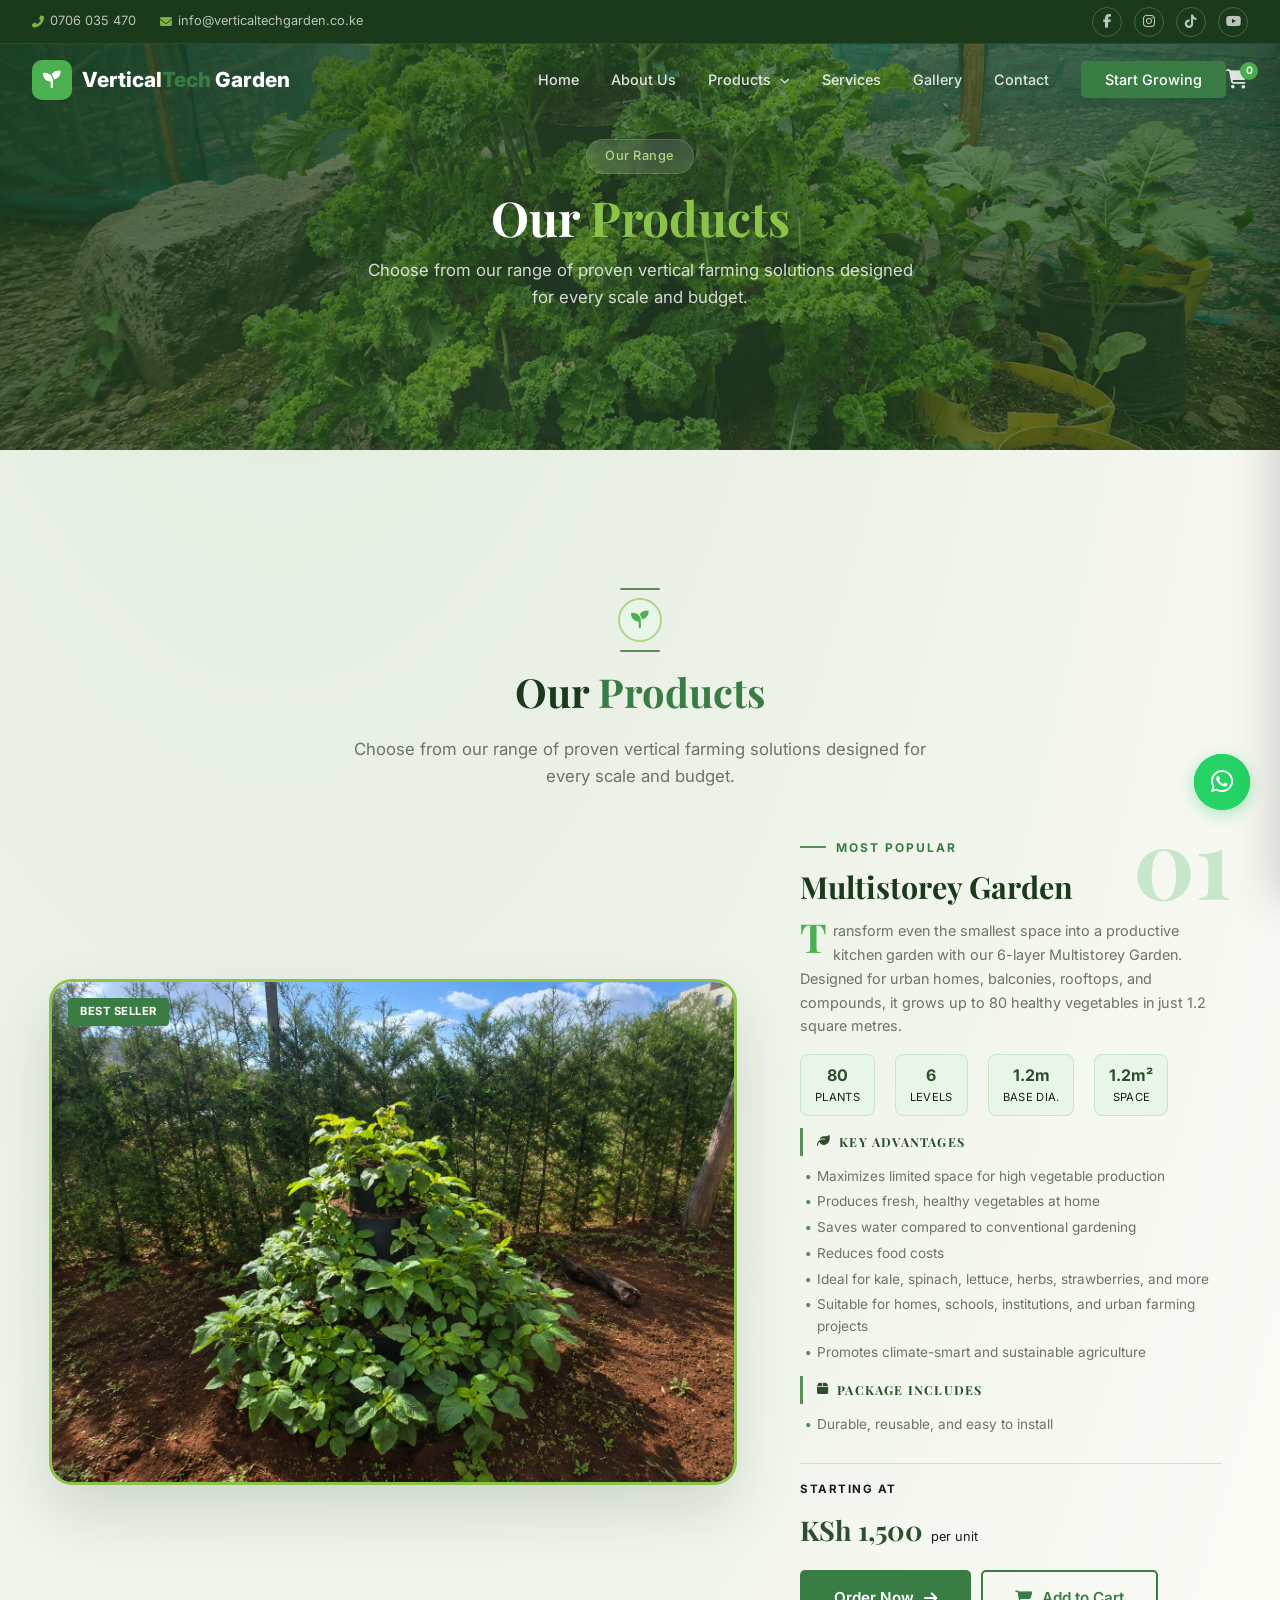
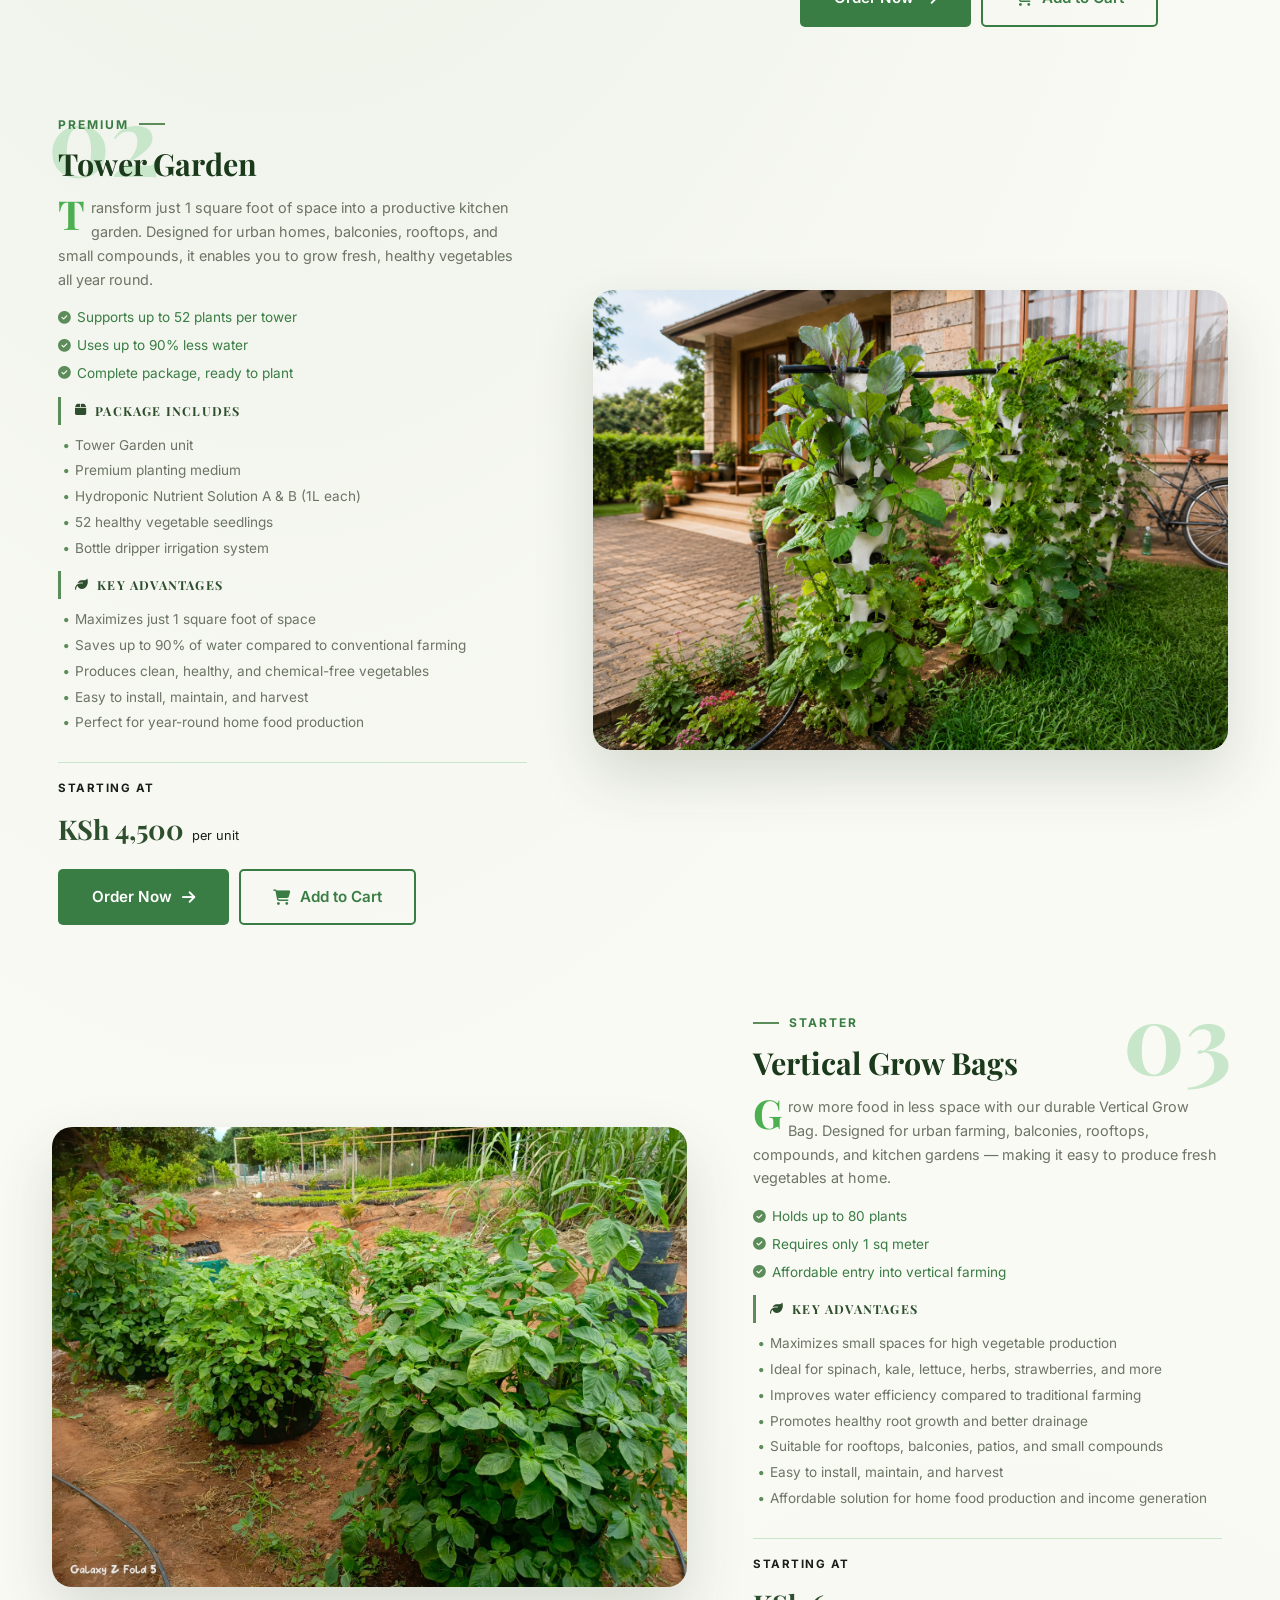
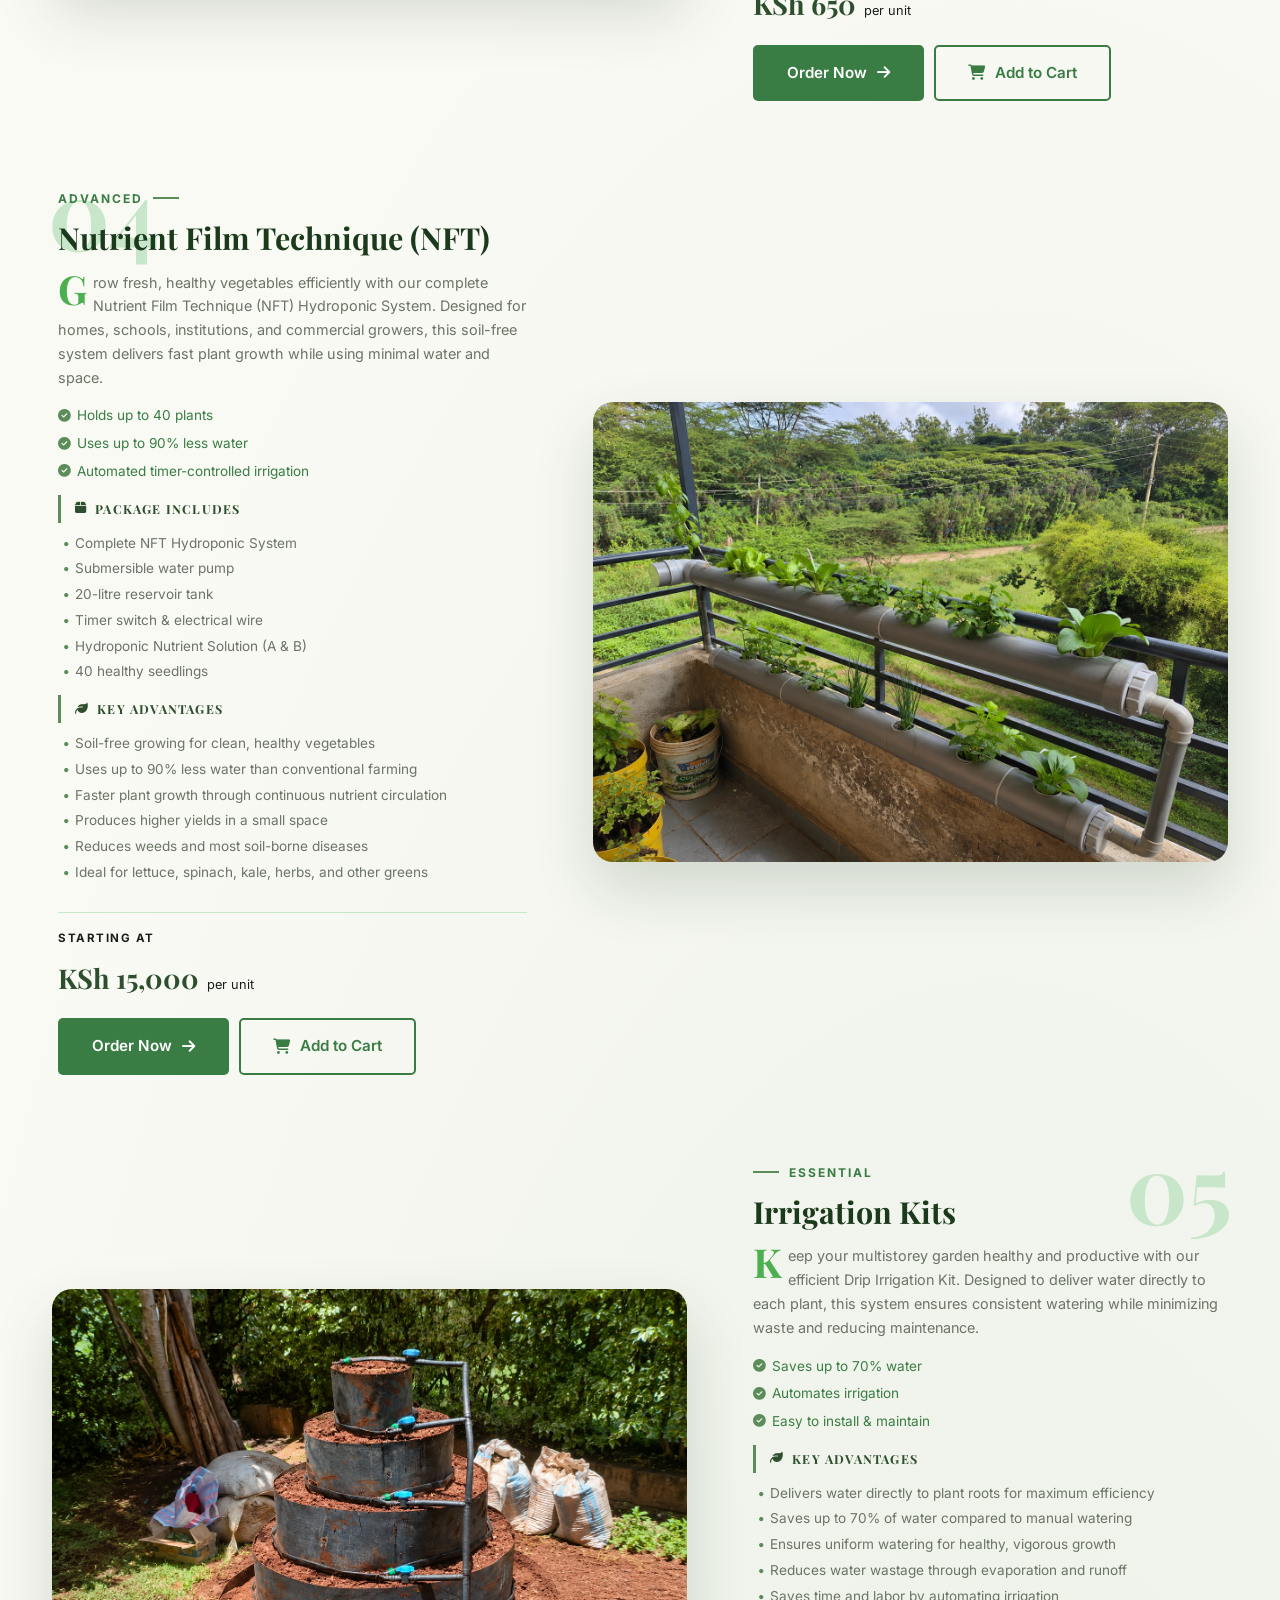
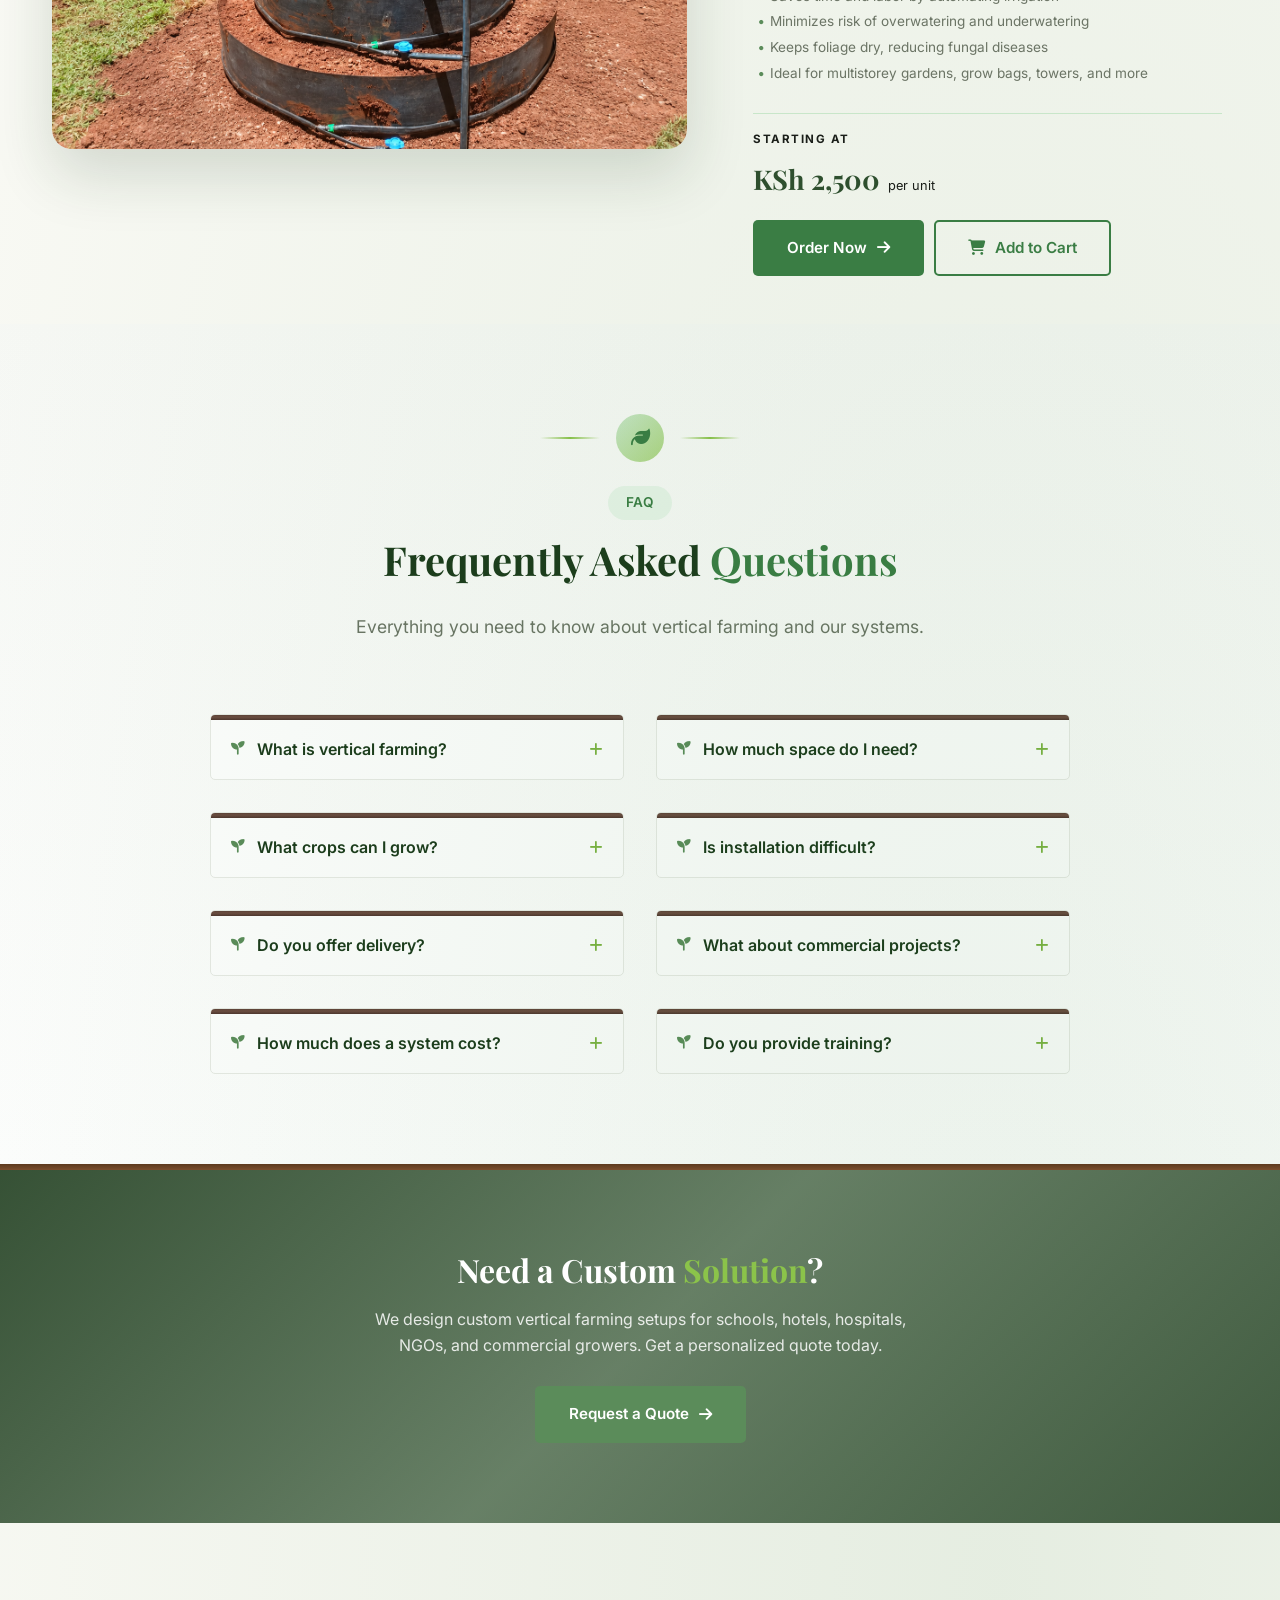
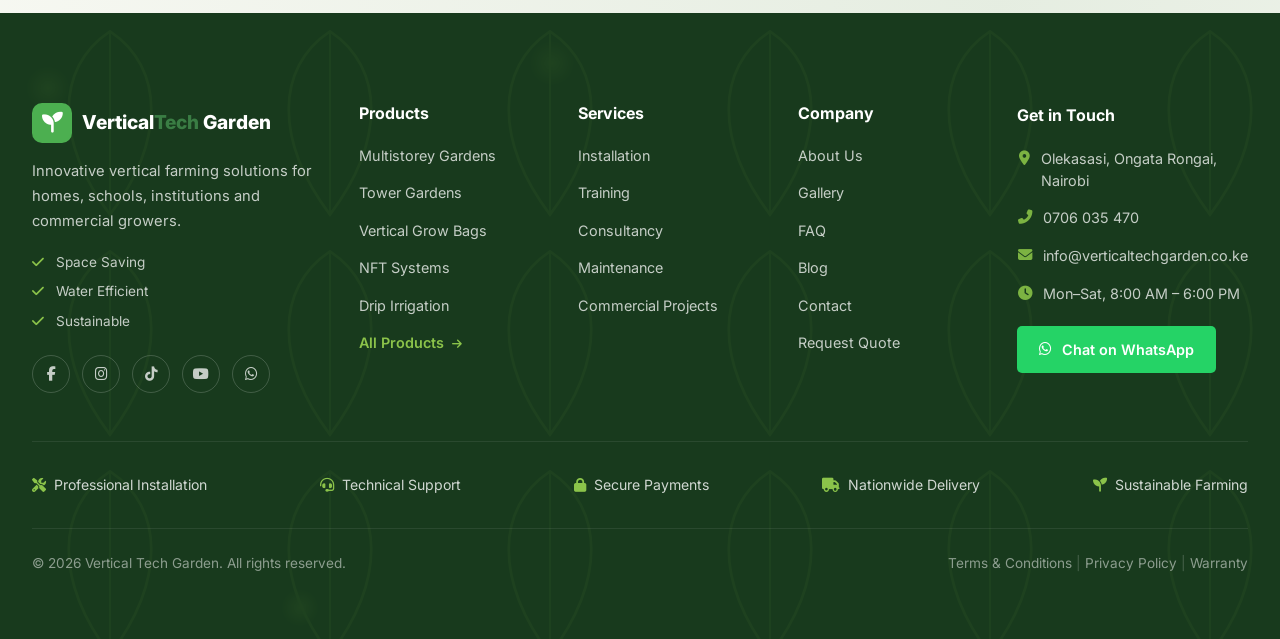
<file: products.html>
<!DOCTYPE html>
<html lang="en">
<head>
    <meta charset="UTF-8">
    <meta name="viewport" content="width=device-width, initial-scale=1.0">
    <meta name="description" content="Explore Vertical Tech Garden's complete range of vertical farming systems — Multistorey Garden, Tower Garden, Vertical Grow Bags, NFT Systems, and Irrigation Kits.">
    <title>Products | Vertical Tech Garden</title>
    <link rel="preconnect" href="https://fonts.googleapis.com">
    <link rel="preconnect" href="https://fonts.gstatic.com" crossorigin>
    <link href="https://fonts.googleapis.com/css2?family=Inter:wght@300;400;500;600;700;800;900&family=Playfair+Display:wght@400;500;600;700&display=swap" rel="stylesheet">
    <link rel="stylesheet" href="https://cdnjs.cloudflare.com/ajax/libs/font-awesome/6.5.1/css/all.min.css">
    <link rel="stylesheet" href="css/style.css?v=3">
    <style>
        .page-hero {
            position: relative;
            height: 50vh;
            min-height: 360px;
            display: flex;
            align-items: center;
            justify-content: center;
            overflow: hidden;
        }
        .page-hero-bg {
            position: absolute;
            inset: 0;
            background-size: cover;
            background-position: center;
            background-image: url('assets/Multistorey Garden/MG1.png');
        }
        .page-hero-bg::after {
            content: '';
            position: absolute;
            inset: 0;
            background: linear-gradient(135deg, rgba(27,58,27,0.85) 0%, rgba(46,79,46,0.6) 50%, rgba(27,58,27,0.7) 100%);
        }
        .page-hero-content {
            position: relative;
            z-index: 2;
            text-align: center;
            padding: 0 20px;
        }
        .page-hero-tag {
            display: inline-block;
            background: rgba(255,255,255,0.12);
            backdrop-filter: blur(10px);
            border: 1px solid rgba(255,255,255,0.15);
            color: var(--green-200);
            padding: 6px 18px;
            border-radius: 100px;
            font-size: 0.8rem;
            font-weight: 500;
            letter-spacing: 0.5px;
            margin-bottom: 16px;
        }
        .page-hero-title {
            font-family: var(--font-display);
            font-size: 3rem;
            color: var(--white);
            line-height: 1.15;
            margin-bottom: 12px;
        }
        .page-hero-title .text-accent { color: var(--green-300); }
        .page-hero-subtitle {
            font-size: 1.05rem;
            color: rgba(255,255,255,0.8);
            max-width: 560px;
            margin: 0 auto;
        }

        .page-products {
            position: relative;
            padding: 90px 0;
            background: var(--cream);
            overflow: hidden;
        }
        .page-products::before {
            content: '';
            position: absolute;
            top: -60%;
            left: -20%;
            width: 140%;
            height: 100%;
            background: radial-gradient(ellipse at 30% 40%, rgba(46,125,50,0.15) 0%, transparent 70%);
            pointer-events: none;
        }
        .page-products::after {
            content: '';
            position: absolute;
            bottom: -40%;
            right: -20%;
            width: 140%;
            height: 100%;
            background: radial-gradient(ellipse at 70% 60%, rgba(46,125,50,0.1) 0%, transparent 70%);
            pointer-events: none;
        }

        .page-products .page-deco-header {
            display: flex;
            flex-direction: column;
            align-items: center;
            gap: 8px;
            margin-bottom: 8px;
        }
        .page-products .page-deco-header .deco-line {
            width: 40px;
            height: 2px;
            background: var(--green-500);
            border-radius: 2px;
        }
        .page-products .page-deco-header .deco-icon {
            width: 44px;
            height: 44px;
            display: flex;
            align-items: center;
            justify-content: center;
            background: var(--green-50);
            border-radius: 50%;
            color: var(--green-600);
            font-size: 1.1rem;
            border: 2px solid var(--green-200);
        }

        .page-header {
            text-align: center;
            padding: 48px 20px 40px;
            position: relative;
            z-index: 1;
        }
        .page-header h1 {
            font-family: var(--font-display);
            font-size: 2.5rem;
            color: var(--green-900);
            margin-bottom: 12px;
        }
        .page-header p {
            color: var(--gray-600);
            font-size: 1.05rem;
            max-width: 600px;
            margin: 0 auto;
        }

        .page-products .mag-rows {
            display: flex;
            flex-direction: column;
            gap: 72px;
            position: relative;
            z-index: 1;
            padding: 0 20px 40px;
            counter-reset: magrow;
        }

        .mag-row {
            position: relative;
            display: flex;
            flex-direction: row;
            align-items: center;
            gap: 60px;
            counter-increment: magrow;
        }
        .mag-row--alt {
            flex-direction: row-reverse;
        }

        .mag-row-visual {
            flex: 0 0 54%;
            display: flex;
            overflow: hidden;
            position: relative;
            height: 460px;
            background: var(--cream);
            border-radius: var(--radius-lg);
            box-shadow: 0 26px 60px rgba(27,58,27,0.16);
            transition: transform 0.4s ease, box-shadow 0.4s ease;
        }
        .mag-row:hover .mag-row-visual {
            transform: translateY(-6px);
            box-shadow: 0 32px 70px rgba(27,58,27,0.22);
        }
        .mag-row--featured .mag-row-visual {
            flex: 0 0 58%;
            height: 500px;
            box-shadow: 0 0 0 3px var(--green-300), 0 26px 60px rgba(27,58,27,0.16);
        }
        .mag-row-img {
            width: 100%;
            height: 100%;
            object-fit: cover;
            display: block;
            transition: transform 0.6s ease;
        }
        .mag-row:hover .mag-row-img {
            transform: scale(1.05);
        }
        .mag-row-badge {
            position: absolute;
            top: 16px;
            left: 16px;
            background: var(--green-600);
            color: var(--white);
            font-size: 0.7rem;
            font-weight: 700;
            text-transform: uppercase;
            letter-spacing: 0.5px;
            padding: 5px 12px;
            border-radius: 4px;
            z-index: 2;
        }
        .mag-row-visual--featured .mag-row-badge {
            background: var(--green-700);
        }

        .mag-row-body {
            flex: 1;
            padding: 8px 6px;
            display: flex;
            flex-direction: column;
            justify-content: center;
            position: relative;
        }
        .mag-row-body > * {
            position: relative;
            z-index: 1;
        }
        .mag-row-body::before {
            content: counter(magrow, decimal-leading-zero);
            position: absolute;
            top: -18px;
            right: -4px;
            font-family: var(--font-display);
            font-size: 6rem;
            font-weight: 700;
            color: var(--green-100);
            line-height: 1;
            z-index: 0;
            pointer-events: none;
        }
        .mag-row--alt .mag-row-body::before {
            right: auto;
            left: -4px;
        }
        .mag-row-tag {
            display: inline-flex;
            align-items: center;
            gap: 10px;
            background: none;
            color: var(--green-700);
            font-size: 0.75rem;
            font-weight: 700;
            text-transform: uppercase;
            letter-spacing: 2px;
            padding: 0;
            margin-bottom: 12px;
            align-self: flex-start;
        }
        .mag-row-tag::before {
            content: '';
            width: 26px;
            height: 2px;
            background: var(--green-500);
            display: inline-block;
            flex-shrink: 0;
        }
        .mag-row--alt .mag-row-tag {
            flex-direction: row-reverse;
        }
        .mag-row-body h3 {
            font-family: var(--font-display);
            font-size: 1.9rem;
            line-height: 1.2;
            color: var(--green-900);
            margin-bottom: 14px;
        }
        .mag-row-desc {
            font-size: 0.9rem;
            color: var(--gray-600);
            line-height: 1.65;
            margin-bottom: 16px;
        }
        .mag-row-desc::first-letter {
            font-family: var(--font-display);
            font-size: 2.5rem;
            font-weight: 700;
            color: var(--green-600);
            float: left;
            line-height: 0.75;
            margin: 3px 6px 0 0;
        }
        .mag-row-meta {
            display: flex;
            gap: 20px;
            flex-wrap: wrap;
            margin-bottom: 12px;
        }
        .rm-item {
            display: flex;
            flex-direction: column;
            align-items: center;
            background: var(--green-50);
            padding: 8px 14px;
            border-radius: var(--radius-sm);
            border: 1px solid var(--green-100);
        }
        .rm-value {
            font-size: 1rem;
            font-weight: 700;
            color: var(--green-800);
        }
        .rm-label {
            font-size: 0.7rem;
            color: var(--gray-500);
            text-transform: uppercase;
            letter-spacing: 0.3px;
        }
        .mag-row-features {
            display: flex;
            flex-direction: column;
            gap: 6px;
            margin-bottom: 12px;
        }
        .mag-row-features span {
            font-size: 0.85rem;
            color: var(--green-700);
            display: flex;
            align-items: center;
            gap: 6px;
        }
        .mag-row-features span i {
            color: var(--green-500);
            font-size: 0.8rem;
        }
        .mag-row-details {
            margin-bottom: 16px;
        }
        .mag-details-toggle {
            font-family: var(--font-display);
            font-size: 0.78rem;
            font-weight: 700;
            text-transform: uppercase;
            letter-spacing: 1.2px;
            color: var(--green-800);
            cursor: default;
            display: flex;
            align-items: center;
            gap: 8px;
            margin-bottom: 8px;
            padding: 4px 0 4px 14px;
            background: none;
            border-radius: 0;
            border: none;
            border-left: 3px solid var(--green-500);
            user-select: none;
        }
        .mag-details-toggle i {
            font-size: 0.8rem;
        }
        .mag-details-list {
            margin: 0 0 10px 0;
            padding: 0 12px 0 17px;
            list-style: none;
        }
        .mag-details-list li {
            font-size: 0.85rem;
            color: var(--gray-600);
            line-height: 1.6;
            padding: 2px 0;
            position: relative;
        }
        .mag-details-list li::before {
            content: '\2022';
            color: var(--green-500);
            font-weight: 700;
            position: absolute;
            left: -12px;
        }
        .mag-row-price {
            margin-bottom: 18px;
            padding-top: 16px;
            border-top: 1px solid var(--green-100);
            display: flex;
            align-items: baseline;
            gap: 8px;
            flex-wrap: wrap;
        }
        .mag-price-label {
            font-size: 0.72rem;
            font-weight: 700;
            text-transform: uppercase;
            letter-spacing: 1.5px;
            color: var(--gray-500);
            width: 100%;
            margin-bottom: 2px;
        }
        .mag-price-amount {
            font-family: var(--font-display);
            font-size: 1.7rem;
            font-weight: 700;
            color: var(--green-800);
        }
        .mag-price-unit {
            font-size: 0.8rem;
            color: var(--gray-500);
        }
        .mag-row-actions {
            display: flex;
            gap: 10px;
            flex-wrap: wrap;
        }

        .products-cta {
            position: relative;
            text-align: center;
            margin: 0;
            padding: 80px 40px;
            overflow: hidden;
            background-size: cover;
            background-position: center;
            background-attachment: fixed;
            background-image: var(--bg-loaded, none);
        }
        .products-cta::before {
            content: '';
            position: absolute;
            inset: 0;
            background: linear-gradient(135deg, rgba(27,58,27,0.88) 0%, rgba(46,79,46,0.7) 50%, rgba(27,58,27,0.82) 100%);
            z-index: 1;
        }
        .products-cta-soil {
            position: absolute;
            top: 0;
            left: 0;
            right: 0;
            height: 6px;
            background: linear-gradient(180deg, #5C3A1E, #7A4E2D);
            z-index: 2;
        }
        .products-cta .container {
            position: relative;
            z-index: 2;
        }
        .products-cta h2 {
            font-family: var(--font-display);
            font-size: 2rem;
            color: var(--white);
            margin-bottom: 12px;
        }
        .products-cta h2 .text-accent {
            color: var(--green-300);
        }
        .products-cta p {
            color: rgba(255,255,255,0.85);
            font-size: 1rem;
            margin-bottom: 28px;
            max-width: 550px;
            margin-left: auto;
            margin-right: auto;
        }
        .products-cta .btn-primary {
            background: var(--green-500);
            border-color: var(--green-500);
        }
        .products-cta .btn-primary:hover {
            background: var(--green-600);
            border-color: var(--green-600);
        }

        @media (max-width: 900px) {
            .mag-row,
            .mag-row--alt {
                flex-direction: column;
                gap: 28px;
            }
            .mag-row-visual,
            .mag-row--featured .mag-row-visual {
                flex: none;
                width: 100%;
                min-height: 260px;
            }
            .mag-row-body {
                padding: 4px 4px 0;
            }
            .mag-row-body::before {
                font-size: 3.5rem;
                top: -10px;
            }
            .page-hero-title { font-size: 2.2rem; }
            .page-hero { height: 40vh; min-height: 300px; }
            .page-header { padding: 36px 16px 28px; }
            .page-header h1 { font-size: 2rem; }
        }

        @media (max-width: 480px) {
            .page-hero { height: 36vh; min-height: 260px; }
            .page-hero-title { font-size: 1.8rem; }
            .page-hero-subtitle { font-size: 0.9rem; }
            .page-header h1 { font-size: 1.6rem; }
        }
    </style>
</head>

<body>

    <div id="header"></div>

    <section class="page-hero">
        <div class="page-hero-bg"></div>
        <div class="page-hero-content">
            <span class="page-hero-tag">Our Range</span>
            <h1 class="page-hero-title">Our <span class="text-accent">Products</span></h1>
            <p class="page-hero-subtitle">Choose from our range of proven vertical farming solutions designed for every scale and budget.</p>
        </div>
    </section>

    <section class="section page-products">
        <div class="container">

            <div class="page-header">
                <div class="page-deco-header">
                    <span class="deco-line"></span>
                    <span class="deco-icon"><i class="fas fa-seedling"></i></span>
                    <span class="deco-line"></span>
                </div>
                <h1>Our <span class="text-accent">Products</span></h1>
                <p>Choose from our range of proven vertical farming solutions designed for every scale and budget.</p>
            </div>

            <div class="mag-rows">

                <div class="mag-row mag-row--featured">
                    <div class="mag-row-visual mag-row-visual--featured">
                        <div class="mag-row-badge">Best Seller</div>
                        <img class="mag-row-img" src="assets/Multistorey Garden/MG Homepage.png" alt="Multistorey Garden" loading="lazy">
                    </div>
                    <div class="mag-row-body">
                        <span class="mag-row-tag">Most Popular</span>
                        <h3 id="product-multistorey" style="scroll-margin-top: 140px;">Multistorey Garden</h3>
                        <p class="mag-row-desc">Transform even the smallest space into a productive kitchen garden with our 6-layer Multistorey Garden. Designed for urban homes, balconies, rooftops, and compounds, it grows up to 80 healthy vegetables in just 1.2 square metres.</p>
                        <div class="mag-row-meta">
                            <div class="rm-item">
                                <span class="rm-value">80</span>
                                <span class="rm-label">Plants</span>
                            </div>
                            <div class="rm-item">
                                <span class="rm-value">6</span>
                                <span class="rm-label">Levels</span>
                            </div>
                            <div class="rm-item">
                                <span class="rm-value">1.2m</span>
                                <span class="rm-label">Base Dia.</span>
                            </div>
                            <div class="rm-item">
                                <span class="rm-value">1.2m²</span>
                                <span class="rm-label">Space</span>
                            </div>
                        </div>
                        <div class="mag-row-details">
                            <div class="mag-details-toggle"><i class="fas fa-leaf"></i> Key Advantages</div>
                            <ul class="mag-details-list">
                                <li>Maximizes limited space for high vegetable production</li>
                                <li>Produces fresh, healthy vegetables at home</li>
                                <li>Saves water compared to conventional gardening</li>
                                <li>Reduces food costs</li>
                                <li>Ideal for kale, spinach, lettuce, herbs, strawberries, and more</li>
                                <li>Suitable for homes, schools, institutions, and urban farming projects</li>
                                <li>Promotes climate-smart and sustainable agriculture</li>
                            </ul>
                            <div class="mag-details-toggle"><i class="fas fa-box"></i> Package Includes</div>
                            <ul class="mag-details-list">
                                <li>Durable, reusable, and easy to install</li>
                            </ul>
                        </div>
                        <div class="mag-row-price">
                            <span class="mag-price-label">Starting at</span>
                            <span class="mag-price-amount">KSh 1,500</span>
                            <span class="mag-price-unit">per unit</span>
                        </div>
                        <div class="mag-row-actions">
                            <a href="contact.html" class="btn btn-primary">Order Now <i class="fas fa-arrow-right"></i></a>
                            <a href="#" class="btn btn-outline add-to-cart" data-product="Multistorey Garden" data-price="1500"><i class="fas fa-shopping-cart"></i> Add to Cart</a>
                        </div>
                    </div>
                </div>

                <div class="mag-row mag-row--alt">
                    <div class="mag-row-visual mag-row-visual--alt">
                        <img class="mag-row-img" src="assets/Tower Garden/Tower Homepage.png" alt="Tower Garden" loading="lazy">
                    </div>
                    <div class="mag-row-body">
                        <span class="mag-row-tag">Premium</span>
                        <h3 id="product-tower" style="scroll-margin-top: 140px;">Tower Garden</h3>
                        <p class="mag-row-desc">Transform just 1 square foot of space into a productive kitchen garden. Designed for urban homes, balconies, rooftops, and small compounds, it enables you to grow fresh, healthy vegetables all year round.</p>
                        <div class="mag-row-features">
                            <span><i class="fas fa-check-circle"></i> Supports up to 52 plants per tower</span>
                            <span><i class="fas fa-check-circle"></i> Uses up to 90% less water</span>
                            <span><i class="fas fa-check-circle"></i> Complete package, ready to plant</span>
                        </div>
                        <div class="mag-row-details">
                            <div class="mag-details-toggle"><i class="fas fa-box"></i> Package Includes</div>
                            <ul class="mag-details-list">
                                <li>Tower Garden unit</li>
                                <li>Premium planting medium</li>
                                <li>Hydroponic Nutrient Solution A & B (1L each)</li>
                                <li>52 healthy vegetable seedlings</li>
                                <li>Bottle dripper irrigation system</li>
                            </ul>
                            <div class="mag-details-toggle"><i class="fas fa-leaf"></i> Key Advantages</div>
                            <ul class="mag-details-list">
                                <li>Maximizes just 1 square foot of space</li>
                                <li>Saves up to 90% of water compared to conventional farming</li>
                                <li>Produces clean, healthy, and chemical-free vegetables</li>
                                <li>Easy to install, maintain, and harvest</li>
                                <li>Perfect for year-round home food production</li>
                            </ul>
                        </div>
                        <div class="mag-row-price">
                            <span class="mag-price-label">Starting at</span>
                            <span class="mag-price-amount">KSh 4,500</span>
                            <span class="mag-price-unit">per unit</span>
                        </div>
                        <div class="mag-row-actions">
                            <a href="contact.html" class="btn btn-primary">Order Now <i class="fas fa-arrow-right"></i></a>
                            <a href="#" class="btn btn-outline add-to-cart" data-product="Tower Garden" data-price="4500"><i class="fas fa-shopping-cart"></i> Add to Cart</a>
                        </div>
                    </div>
                </div>

                <div class="mag-row">
                    <div class="mag-row-visual">
                        <img class="mag-row-img" src="assets/Vertical Grow Bags/Grow Bags Homepage.jpeg" alt="Vertical Grow Bags" loading="lazy">
                    </div>
                    <div class="mag-row-body">
                        <span class="mag-row-tag">Starter</span>
                        <h3 id="product-growbag" style="scroll-margin-top: 140px;">Vertical Grow Bags</h3>
                        <p class="mag-row-desc">Grow more food in less space with our durable Vertical Grow Bag. Designed for urban farming, balconies, rooftops, compounds, and kitchen gardens — making it easy to produce fresh vegetables at home.</p>
                        <div class="mag-row-features">
                            <span><i class="fas fa-check-circle"></i> Holds up to 80 plants</span>
                            <span><i class="fas fa-check-circle"></i> Requires only 1 sq meter</span>
                            <span><i class="fas fa-check-circle"></i> Affordable entry into vertical farming</span>
                        </div>
                        <div class="mag-row-details">
                            <div class="mag-details-toggle"><i class="fas fa-leaf"></i> Key Advantages</div>
                            <ul class="mag-details-list">
                                <li>Maximizes small spaces for high vegetable production</li>
                                <li>Ideal for spinach, kale, lettuce, herbs, strawberries, and more</li>
                                <li>Improves water efficiency compared to traditional farming</li>
                                <li>Promotes healthy root growth and better drainage</li>
                                <li>Suitable for rooftops, balconies, patios, and small compounds</li>
                                <li>Easy to install, maintain, and harvest</li>
                                <li>Affordable solution for home food production and income generation</li>
                            </ul>
                        </div>
                        <div class="mag-row-price">
                            <span class="mag-price-label">Starting at</span>
                            <span class="mag-price-amount">KSh 650</span>
                            <span class="mag-price-unit">per unit</span>
                        </div>
                        <div class="mag-row-actions">
                            <a href="contact.html" class="btn btn-primary">Order Now <i class="fas fa-arrow-right"></i></a>
                            <a href="#" class="btn btn-outline add-to-cart" data-product="Vertical Grow Bags" data-price="650"><i class="fas fa-shopping-cart"></i> Add to Cart</a>
                        </div>
                    </div>
                </div>

                <div class="mag-row mag-row--alt">
                    <div class="mag-row-visual mag-row-visual--alt">
                        <img class="mag-row-img" src="assets/Nutrient Film Technique (NFT)/ProductsPage.png" alt="NFT System" loading="lazy">
                    </div>
                    <div class="mag-row-body">
                        <span class="mag-row-tag">Advanced</span>
                        <h3 id="product-nft" style="scroll-margin-top: 140px;">Nutrient Film Technique (NFT)</h3>
                        <p class="mag-row-desc">Grow fresh, healthy vegetables efficiently with our complete Nutrient Film Technique (NFT) Hydroponic System. Designed for homes, schools, institutions, and commercial growers, this soil-free system delivers fast plant growth while using minimal water and space.</p>
                        <div class="mag-row-features">
                            <span><i class="fas fa-check-circle"></i> Holds up to 40 plants</span>
                            <span><i class="fas fa-check-circle"></i> Uses up to 90% less water</span>
                            <span><i class="fas fa-check-circle"></i> Automated timer-controlled irrigation</span>
                        </div>
                        <div class="mag-row-details">
                            <div class="mag-details-toggle"><i class="fas fa-box"></i> Package Includes</div>
                            <ul class="mag-details-list">
                                <li>Complete NFT Hydroponic System</li>
                                <li>Submersible water pump</li>
                                <li>20-litre reservoir tank</li>
                                <li>Timer switch & electrical wire</li>
                                <li>Hydroponic Nutrient Solution (A & B)</li>
                                <li>40 healthy seedlings</li>
                            </ul>
                            <div class="mag-details-toggle"><i class="fas fa-leaf"></i> Key Advantages</div>
                            <ul class="mag-details-list">
                                <li>Soil-free growing for clean, healthy vegetables</li>
                                <li>Uses up to 90% less water than conventional farming</li>
                                <li>Faster plant growth through continuous nutrient circulation</li>
                                <li>Produces higher yields in a small space</li>
                                <li>Reduces weeds and most soil-borne diseases</li>
                                <li>Ideal for lettuce, spinach, kale, herbs, and other greens</li>
                            </ul>
                        </div>
                        <div class="mag-row-price">
                            <span class="mag-price-label">Starting at</span>
                            <span class="mag-price-amount">KSh 15,000</span>
                            <span class="mag-price-unit">per unit</span>
                        </div>
                        <div class="mag-row-actions">
                            <a href="contact.html" class="btn btn-primary">Order Now <i class="fas fa-arrow-right"></i></a>
                            <a href="#" class="btn btn-outline add-to-cart" data-product="Nutrient Film Technique (NFT)" data-price="15000"><i class="fas fa-shopping-cart"></i> Add to Cart</a>
                        </div>
                    </div>
                </div>

                <div class="mag-row">
                    <div class="mag-row-visual">
                        <img class="mag-row-img" src="assets/Drip Irrigation Kit (For Multistorey Garden)/Irrigation Homepage.png" alt="Irrigation Kits" loading="lazy">
                    </div>
                    <div class="mag-row-body">
                        <span class="mag-row-tag">Essential</span>
                        <h3 id="product-irrigation" style="scroll-margin-top: 140px;">Irrigation Kits</h3>
                        <p class="mag-row-desc">Keep your multistorey garden healthy and productive with our efficient Drip Irrigation Kit. Designed to deliver water directly to each plant, this system ensures consistent watering while minimizing waste and reducing maintenance.</p>
                        <div class="mag-row-features">
                            <span><i class="fas fa-check-circle"></i> Saves up to 70% water</span>
                            <span><i class="fas fa-check-circle"></i> Automates irrigation</span>
                            <span><i class="fas fa-check-circle"></i> Easy to install & maintain</span>
                        </div>
                        <div class="mag-row-details">
                            <div class="mag-details-toggle"><i class="fas fa-leaf"></i> Key Advantages</div>
                            <ul class="mag-details-list">
                                <li>Delivers water directly to plant roots for maximum efficiency</li>
                                <li>Saves up to 70% of water compared to manual watering</li>
                                <li>Ensures uniform watering for healthy, vigorous growth</li>
                                <li>Reduces water wastage through evaporation and runoff</li>
                                <li>Saves time and labor by automating irrigation</li>
                                <li>Minimizes risk of overwatering and underwatering</li>
                                <li>Keeps foliage dry, reducing fungal diseases</li>
                                <li>Ideal for multistorey gardens, grow bags, towers, and more</li>
                            </ul>
                        </div>
                        <div class="mag-row-price">
                            <span class="mag-price-label">Starting at</span>
                            <span class="mag-price-amount">KSh 2,500</span>
                            <span class="mag-price-unit">per unit</span>
                        </div>
                        <div class="mag-row-actions">
                            <a href="contact.html" class="btn btn-primary">Order Now <i class="fas fa-arrow-right"></i></a>
                            <a href="#" class="btn btn-outline add-to-cart" data-product="Irrigation Kits" data-price="2500"><i class="fas fa-shopping-cart"></i> Add to Cart</a>
                        </div>
                    </div>
                </div>

            </div>

        </div>

        <!-- FAQ Section -->
        <section class="section faq" id="faq">
            <div class="container">
                <div class="section-header">
                    <div class="faq-deco">
                        <span class="faq-deco-line"></span>
                        <span class="faq-deco-icon"><i class="fas fa-leaf"></i></span>
                        <span class="faq-deco-line"></span>
                    </div>
                    <span class="section-tag">FAQ</span>
                    <h2 class="section-title">Frequently Asked <span class="text-accent">Questions</span></h2>
                    <p class="section-desc">Everything you need to know about vertical farming and our systems.</p>
                </div>
                <div class="faq-list">
                    <div class="faq-item">
                        <div class="faq-soil"></div>
                        <div class="faq-question">
                            <i class="fas fa-seedling faq-q-icon"></i>
                            <h3>What is vertical farming?</h3>
                            <span class="faq-toggle"><i class="fas fa-plus"></i></span>
                        </div>
                        <div class="faq-answer">
                            <p>Vertical farming is a method of growing crops in stacked layers or vertically inclined surfaces. It maximizes food production in limited spaces by utilizing vertical space rather than horizontal land area. Our systems are designed to make vertical farming accessible and affordable for everyone.</p>
                        </div>
                    </div>
                    <div class="faq-item">
                        <div class="faq-soil"></div>
                        <div class="faq-question">
                            <i class="fas fa-seedling faq-q-icon"></i>
                            <h3>How much space do I need?</h3>
                            <span class="faq-toggle"><i class="fas fa-plus"></i></span>
                        </div>
                        <div class="faq-answer">
                            <p>Our Multistorey Garden requires approximately 4 square feet of space — that's smaller than a standard doormat! It's perfect for balconies, backyards, terraces, rooftops, and even indoors near a sunny window. For larger systems, we'll help you determine the best setup for your available space.</p>
                        </div>
                    </div>
                    <div class="faq-item">
                        <div class="faq-soil"></div>
                        <div class="faq-question">
                            <i class="fas fa-seedling faq-q-icon"></i>
                            <h3>What crops can I grow?</h3>
                            <span class="faq-toggle"><i class="fas fa-plus"></i></span>
                        </div>
                        <div class="faq-answer">
                            <p>You can grow a wide variety of crops including kale, spinach, lettuce, sukuma wiki, herbs (cilantro, parsley, basil, mint), strawberries, spring onions, peppers, tomatoes, and many other high-value vegetables. Our systems support year-round production of most leafy greens and vegetables.</p>
                        </div>
                    </div>
                    <div class="faq-item">
                        <div class="faq-soil"></div>
                        <div class="faq-question">
                            <i class="fas fa-seedling faq-q-icon"></i>
                            <h3>Is installation difficult?</h3>
                            <span class="faq-toggle"><i class="fas fa-plus"></i></span>
                        </div>
                        <div class="faq-answer">
                            <p>Not at all! Our systems are designed for easy DIY installation. Every purchase comes with clear installation guides and growing instructions. We also offer professional installation services upon request to ensure your system is set up perfectly.</p>
                        </div>
                    </div>
                    <div class="faq-item">
                        <div class="faq-soil"></div>
                        <div class="faq-question">
                            <i class="fas fa-seedling faq-q-icon"></i>
                            <h3>Do you offer delivery?</h3>
                            <span class="faq-toggle"><i class="fas fa-plus"></i></span>
                        </div>
                        <div class="faq-answer">
                            <p>Yes, delivery and installation services are available upon request. We serve clients across Kenya and can arrange delivery to your location. Contact us for a delivery quote tailored to your area.</p>
                        </div>
                    </div>
                    <div class="faq-item">
                        <div class="faq-soil"></div>
                        <div class="faq-question">
                            <i class="fas fa-seedling faq-q-icon"></i>
                            <h3>What about commercial projects?</h3>
                            <span class="faq-toggle"><i class="fas fa-plus"></i></span>
                        </div>
                        <div class="faq-answer">
                            <p>We specialize in both small-scale and large-scale projects. For commercial growers, schools, hotels, hospitals, and institutions, we provide customized solutions including project design, bulk supply, professional installation, training, and ongoing maintenance support.</p>
                        </div>
                    </div>
                    <div class="faq-item">
                        <div class="faq-soil"></div>
                        <div class="faq-question">
                            <i class="fas fa-seedling faq-q-icon"></i>
                            <h3>How much does a system cost?</h3>
                            <span class="faq-toggle"><i class="fas fa-plus"></i></span>
                        </div>
                        <div class="faq-answer">
                            <p>Our systems range from KSh 1,500 for the Multistorey Garden to KSh 15,000 for the NFT System. The exact cost depends on your chosen system and the number of units required for your space. Contact us for a personalized quote and we'll help you find the best solution for your budget.</p>
                        </div>
                    </div>
                    <div class="faq-item">
                        <div class="faq-soil"></div>
                        <div class="faq-question">
                            <i class="fas fa-seedling faq-q-icon"></i>
                            <h3>Do you provide training?</h3>
                            <span class="faq-toggle"><i class="fas fa-plus"></i></span>
                        </div>
                        <div class="faq-answer">
                            <p>Yes! We offer comprehensive training and consultancy services for individuals, schools, community groups, and commercial operations. Our training covers system setup, crop management, pest control, and harvesting techniques to ensure your success.</p>
                        </div>
                    </div>
                </div>
            </div>
        </section>

        <div class="products-cta" data-bg="url('assets/Multistorey Garden/MG1.png')">
            <div class="products-cta-soil"></div>
            <div class="container">
                <h2>Need a Custom <span class="text-accent">Solution</span>?</h2>
                <p>We design custom vertical farming setups for schools, hotels, hospitals, NGOs, and commercial growers. Get a personalized quote today.</p>
                <a href="contact.html" class="btn btn-primary">Request a Quote <i class="fas fa-arrow-right"></i></a>
            </div>
        </div>

    </section>

    <div id="footer"></div>

    <script src="js/include.js"></script>
    <script src="js/main.js?v=6"></script>
</body>
</html>
</file>
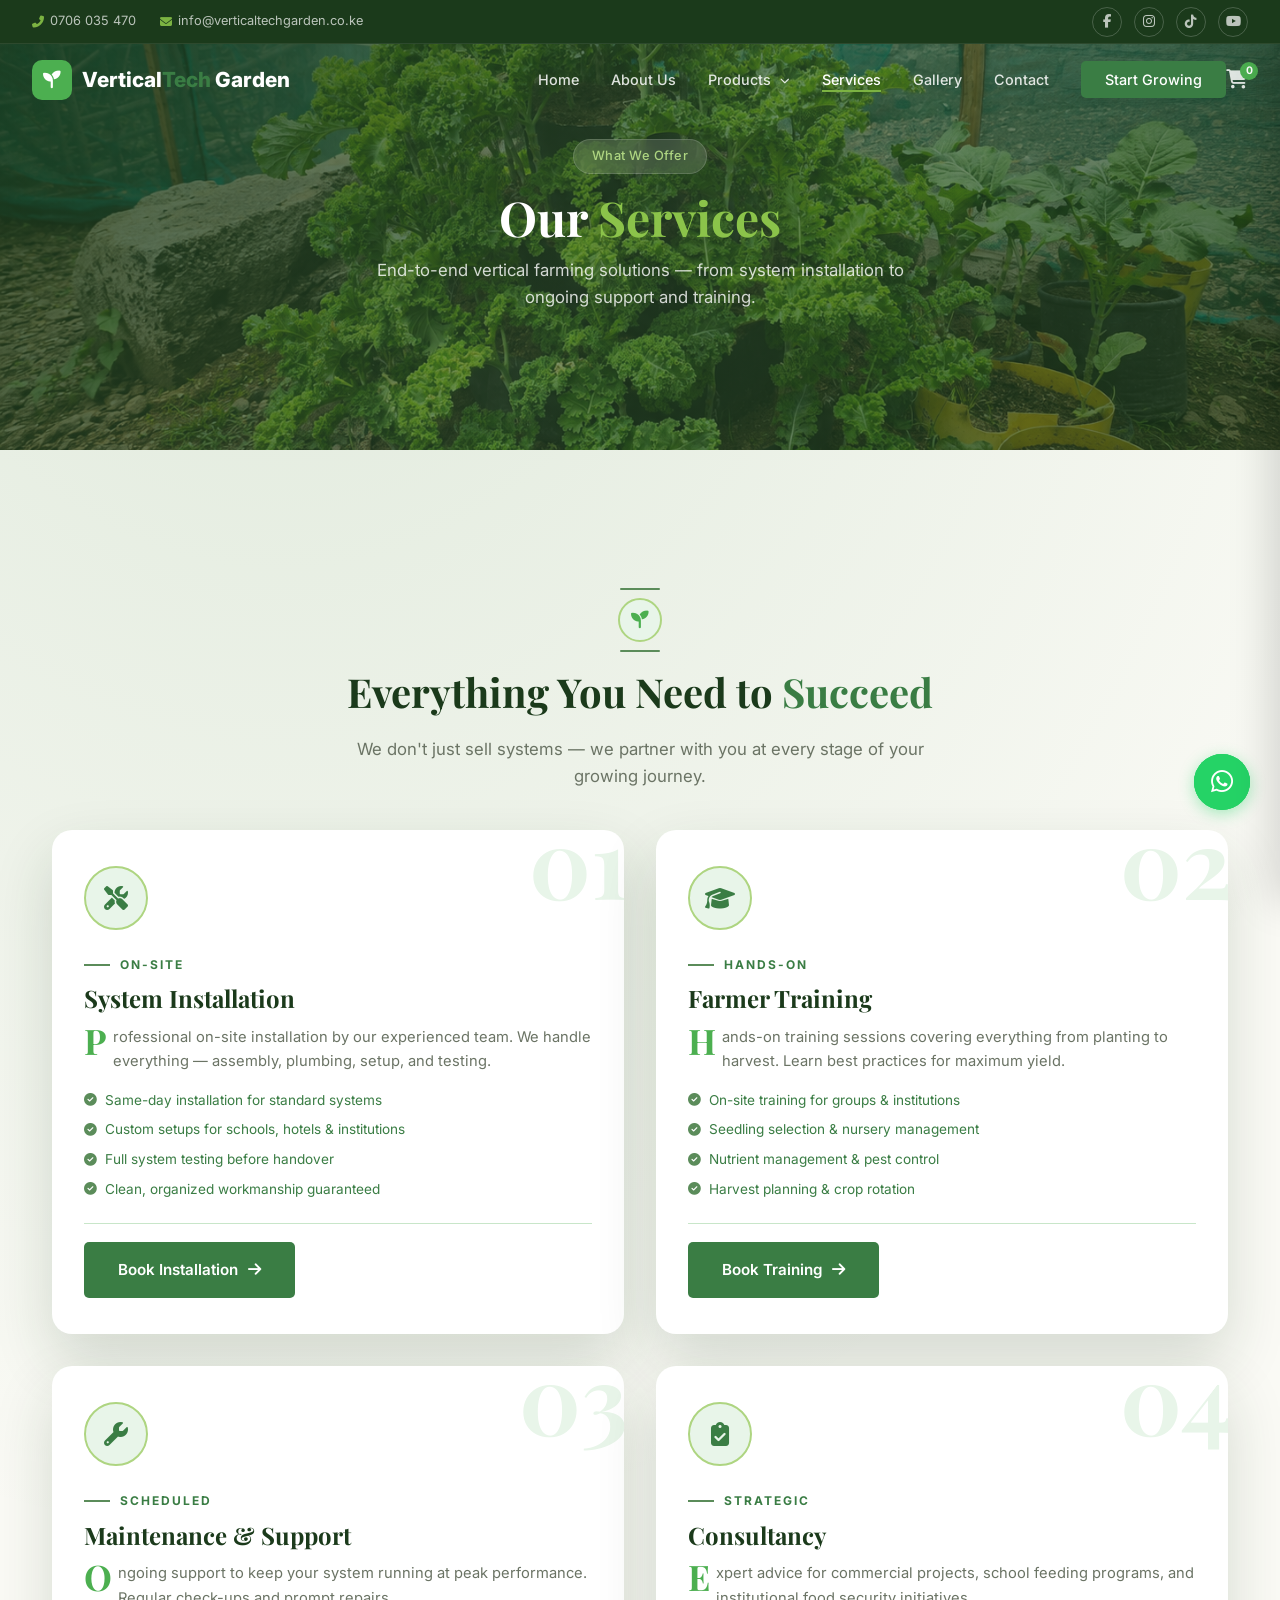
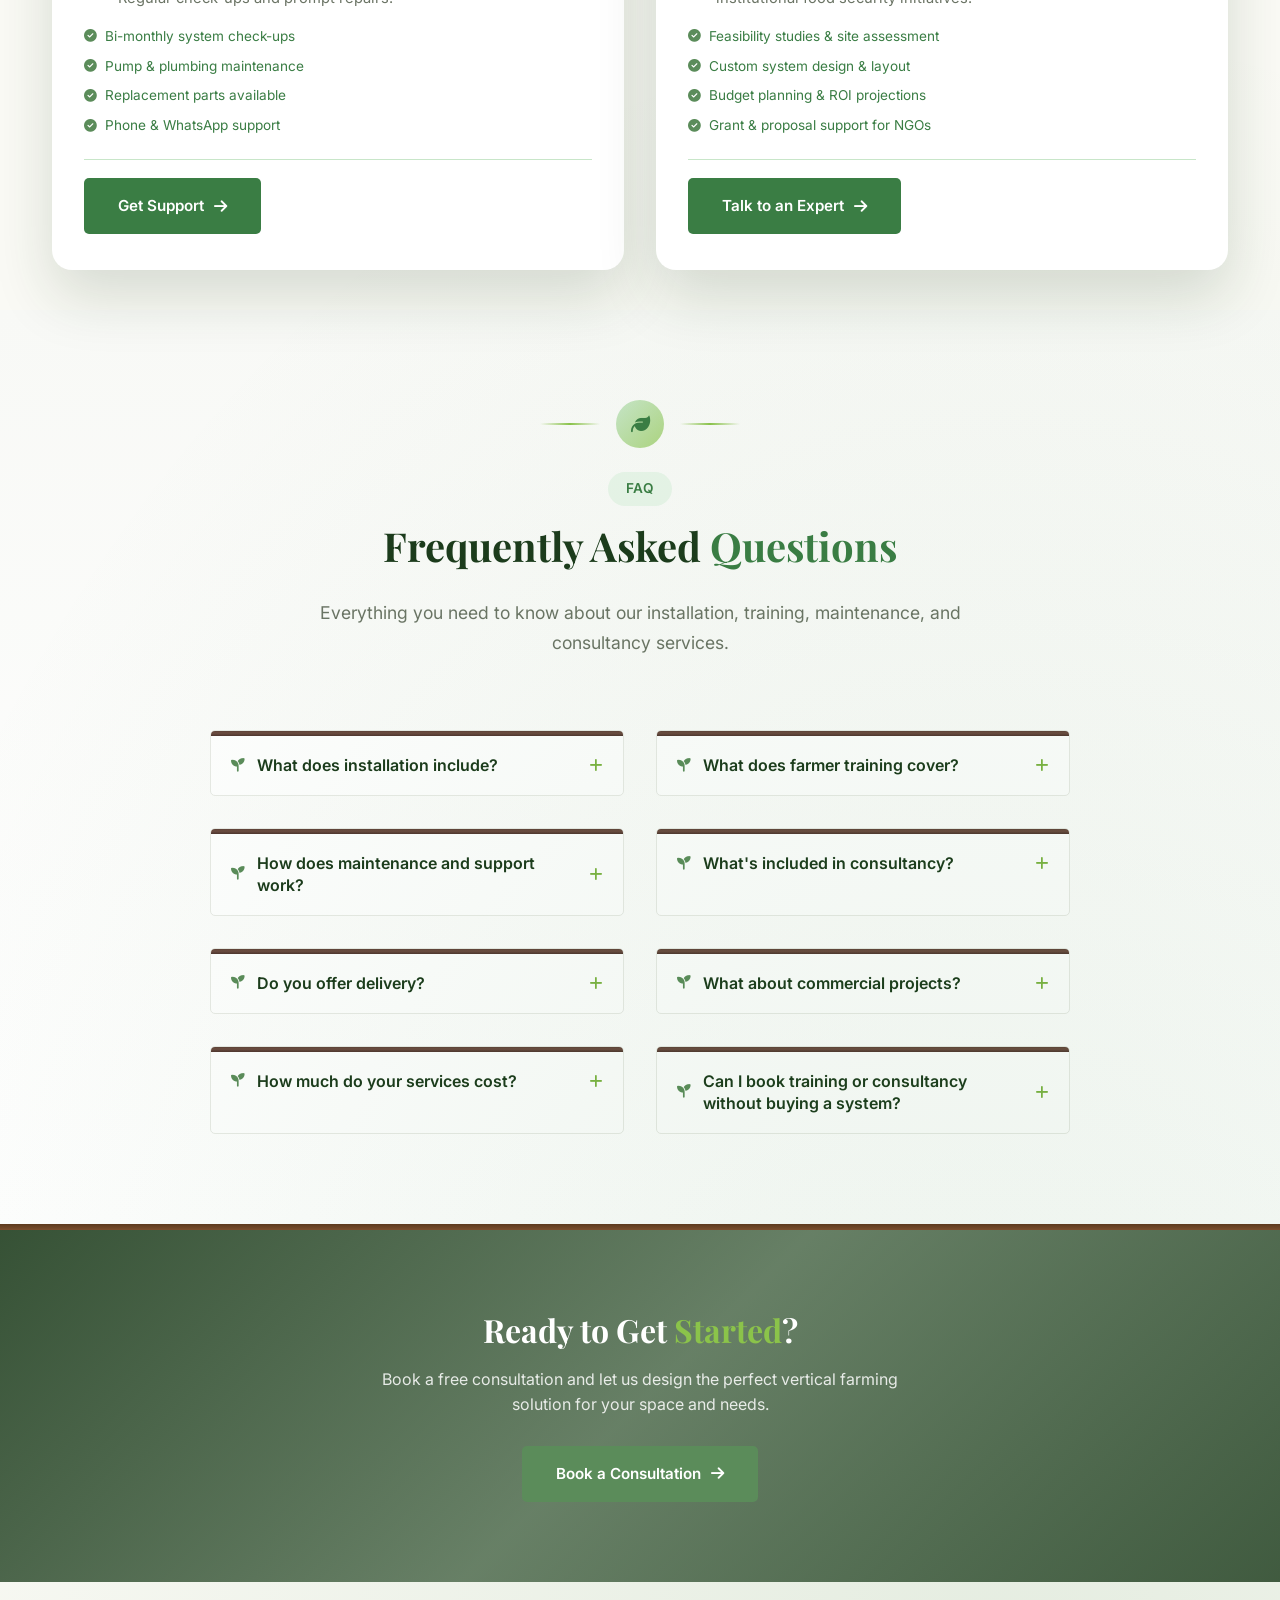
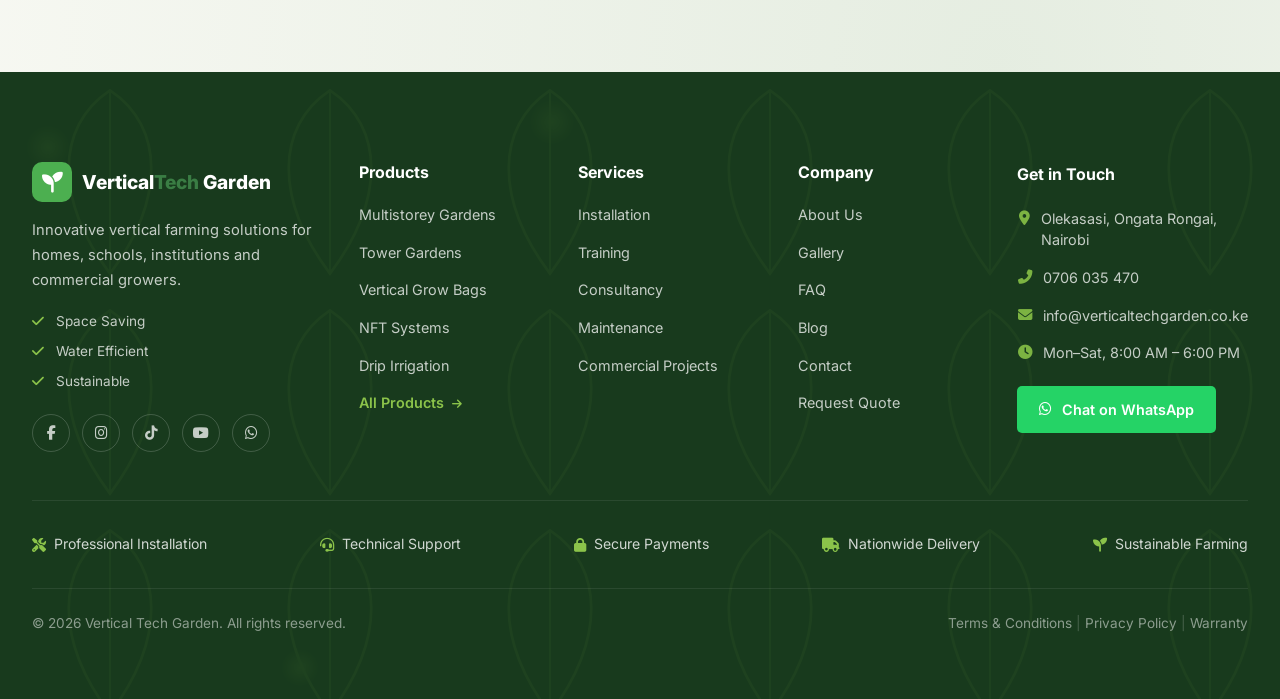
<file: services.html>
<!DOCTYPE html>
<html lang="en">
<head>
    <meta charset="UTF-8">
    <meta name="viewport" content="width=device-width, initial-scale=1.0">
    <meta name="description" content="Vertical Tech Garden services — professional installation, training, maintenance, and consultancy for vertical farming systems across Kenya.">
    <title>Services | Vertical Tech Garden</title>
    <link rel="preconnect" href="https://fonts.googleapis.com">
    <link rel="preconnect" href="https://fonts.gstatic.com" crossorigin>
    <link href="https://fonts.googleapis.com/css2?family=Inter:wght@300;400;500;600;700;800;900&family=Playfair+Display:wght@400;500;600;700&display=swap" rel="stylesheet">
    <link rel="stylesheet" href="https://cdnjs.cloudflare.com/ajax/libs/font-awesome/6.5.1/css/all.min.css">
    <link rel="stylesheet" href="css/style.css?v=3">
    <style>
        .page-hero {
            position: relative;
            height: 50vh;
            min-height: 360px;
            display: flex;
            align-items: center;
            justify-content: center;
            overflow: hidden;
        }
        .page-hero-bg {
            position: absolute;
            inset: 0;
            background-size: cover;
            background-position: center;
            background-image: url('assets/Multistorey Garden/MG1.png');
        }
        .page-hero-bg::after {
            content: '';
            position: absolute;
            inset: 0;
            background: linear-gradient(135deg, rgba(27,58,27,0.85) 0%, rgba(46,79,46,0.6) 50%, rgba(27,58,27,0.7) 100%);
        }
        .page-hero-content {
            position: relative;
            z-index: 2;
            text-align: center;
            padding: 0 20px;
        }
        .page-hero-tag {
            display: inline-block;
            background: rgba(255,255,255,0.12);
            backdrop-filter: blur(10px);
            border: 1px solid rgba(255,255,255,0.15);
            color: var(--green-200);
            padding: 6px 18px;
            border-radius: 100px;
            font-size: 0.8rem;
            font-weight: 500;
            letter-spacing: 0.5px;
            margin-bottom: 16px;
        }
        .page-hero-title {
            font-family: var(--font-display);
            font-size: 3rem;
            color: var(--white);
            line-height: 1.15;
            margin-bottom: 12px;
        }
        .page-hero-title .text-accent { color: var(--green-300); }
        .page-hero-subtitle {
            font-size: 1.05rem;
            color: rgba(255,255,255,0.8);
            max-width: 560px;
            margin: 0 auto;
        }

        /* ---- Page wrapper, matches .page-products on products.html ---- */
        .page-services {
            position: relative;
            padding: 90px 0;
            background: var(--cream);
            overflow: hidden;
        }
        .page-services::before {
            content: '';
            position: absolute;
            top: -60%;
            left: -20%;
            width: 140%;
            height: 100%;
            background: radial-gradient(ellipse at 30% 40%, rgba(46,125,50,0.15) 0%, transparent 70%);
            pointer-events: none;
        }
        .page-services::after {
            content: '';
            position: absolute;
            bottom: -40%;
            right: -20%;
            width: 140%;
            height: 100%;
            background: radial-gradient(ellipse at 70% 60%, rgba(46,125,50,0.1) 0%, transparent 70%);
            pointer-events: none;
        }

        .page-services .page-deco-header {
            display: flex;
            flex-direction: column;
            align-items: center;
            gap: 8px;
            margin-bottom: 8px;
        }
        .page-services .page-deco-header .deco-line {
            width: 40px;
            height: 2px;
            background: var(--green-500);
            border-radius: 2px;
        }
        .page-services .page-deco-header .deco-icon {
            width: 44px;
            height: 44px;
            display: flex;
            align-items: center;
            justify-content: center;
            background: var(--green-50);
            border-radius: 50%;
            color: var(--green-600);
            font-size: 1.1rem;
            border: 2px solid var(--green-200);
        }

        .page-header {
            text-align: center;
            padding: 48px 20px 40px;
            position: relative;
            z-index: 1;
        }
        .page-header h1 {
            font-family: var(--font-display);
            font-size: 2.5rem;
            color: var(--green-900);
            margin-bottom: 12px;
        }
        .page-header p {
            color: var(--gray-600);
            font-size: 1.05rem;
            max-width: 600px;
            margin: 0 auto;
        }

        /* ---- Service cards, magazine-style to match products' mag-rows ---- */
        .svc-grid {
            display: grid;
            grid-template-columns: repeat(2, 1fr);
            gap: 32px;
            position: relative;
            z-index: 1;
            padding: 0 20px 40px;
            counter-reset: svccard;
        }
        .svc-card {
            counter-increment: svccard;
            position: relative;
            background: var(--white);
            border-radius: var(--radius-lg);
            padding: 36px 32px;
            overflow: hidden;
            box-shadow: 0 26px 60px rgba(27,58,27,0.16);
            transition: transform 0.4s ease, box-shadow 0.4s ease;
        }
        .svc-card:hover {
            transform: translateY(-6px);
            box-shadow: 0 32px 70px rgba(27,58,27,0.22);
        }
        .svc-card::before {
            content: counter(svccard, decimal-leading-zero);
            position: absolute;
            top: -18px;
            right: -4px;
            font-family: var(--font-display);
            font-size: 6rem;
            font-weight: 700;
            color: var(--green-50);
            line-height: 1;
            z-index: 0;
            pointer-events: none;
        }
        .svc-card > * {
            position: relative;
            z-index: 1;
        }
        .svc-card-icon {
            width: 64px;
            height: 64px;
            border-radius: 50%;
            background: var(--green-50);
            display: flex;
            align-items: center;
            justify-content: center;
            font-size: 1.5rem;
            color: var(--green-700);
            border: 2px solid var(--green-200);
            margin-bottom: 18px;
        }
        .svc-card-tag {
            display: inline-flex;
            align-items: center;
            gap: 10px;
            color: var(--green-700);
            font-size: 0.75rem;
            font-weight: 700;
            text-transform: uppercase;
            letter-spacing: 2px;
            margin-bottom: 10px;
        }
        .svc-card-tag::before {
            content: '';
            width: 26px;
            height: 2px;
            background: var(--green-500);
            display: inline-block;
            flex-shrink: 0;
        }
        .svc-card h3 {
            font-family: var(--font-display);
            font-size: 1.5rem;
            line-height: 1.2;
            color: var(--green-900);
            margin-bottom: 12px;
        }
        .svc-card-desc {
            font-size: 0.92rem;
            color: var(--gray-600);
            line-height: 1.65;
            margin-bottom: 16px;
        }
        .svc-card-desc::first-letter {
            font-family: var(--font-display);
            font-size: 2.2rem;
            font-weight: 700;
            color: var(--green-600);
            float: left;
            line-height: 0.75;
            margin: 3px 6px 0 0;
        }
        .svc-card-features {
            display: flex;
            flex-direction: column;
            gap: 8px;
            margin-bottom: 22px;
            list-style: none;
            padding: 0;
        }
        .svc-card-features li {
            font-size: 0.85rem;
            color: var(--green-700);
            display: flex;
            align-items: center;
            gap: 8px;
        }
        .svc-card-features li i {
            color: var(--green-500);
            font-size: 0.8rem;
            flex-shrink: 0;
        }
        .svc-card-actions {
            padding-top: 18px;
            border-top: 1px solid var(--green-100);
        }

        .services-cta {
            position: relative;
            text-align: center;
            margin: 0;
            padding: 80px 40px;
            overflow: hidden;
            background-size: cover;
            background-position: center;
            background-attachment: fixed;
            background-image: var(--bg-loaded, none);
        }
        .services-cta::before {
            content: '';
            position: absolute;
            inset: 0;
            background: linear-gradient(135deg, rgba(27,58,27,0.88) 0%, rgba(46,79,46,0.7) 50%, rgba(27,58,27,0.82) 100%);
            z-index: 1;
        }
        .services-cta-soil {
            position: absolute;
            top: 0;
            left: 0;
            right: 0;
            height: 6px;
            background: linear-gradient(180deg, #5C3A1E, #7A4E2D);
            z-index: 2;
        }
        .services-cta .container {
            position: relative;
            z-index: 2;
        }
        .services-cta h2 {
            font-family: var(--font-display);
            font-size: 2rem;
            color: var(--white);
            margin-bottom: 12px;
        }
        .services-cta h2 .text-accent {
            color: var(--green-300);
        }
        .services-cta p {
            color: rgba(255,255,255,0.85);
            font-size: 1rem;
            margin-bottom: 28px;
            max-width: 550px;
            margin-left: auto;
            margin-right: auto;
        }
        .services-cta .btn-primary {
            background: var(--green-500);
            border-color: var(--green-500);
        }
        .services-cta .btn-primary:hover {
            background: var(--green-600);
            border-color: var(--green-600);
        }

        @media (max-width: 900px) {
            .svc-grid { grid-template-columns: 1fr; gap: 24px; }
            .svc-card::before { font-size: 3.5rem; top: -10px; }
            .page-hero-title { font-size: 2.2rem; }
            .page-hero { height: 40vh; min-height: 300px; }
            .page-header { padding: 36px 16px 28px; }
            .page-header h1 { font-size: 2rem; }
        }

        @media (max-width: 480px) {
            .page-hero { height: 36vh; min-height: 260px; }
            .page-hero-title { font-size: 1.8rem; }
            .page-hero-subtitle { font-size: 0.9rem; }
            .page-header h1 { font-size: 1.6rem; }
        }
    </style>
</head>
<body>

    <div id="header"></div>

    <section class="page-hero">
        <div class="page-hero-bg"></div>
        <div class="page-hero-content">
            <span class="page-hero-tag">What We Offer</span>
            <h1 class="page-hero-title">Our <span class="text-accent">Services</span></h1>
            <p class="page-hero-subtitle">End-to-end vertical farming solutions — from system installation to ongoing support and training.</p>
        </div>
    </section>

    <section class="section page-services">
        <div class="container">

            <div class="page-header">
                <div class="page-deco-header">
                    <span class="deco-line"></span>
                    <span class="deco-icon"><i class="fas fa-seedling"></i></span>
                    <span class="deco-line"></span>
                </div>
                <h1>Everything You Need to <span class="text-accent">Succeed</span></h1>
                <p>We don't just sell systems — we partner with you at every stage of your growing journey.</p>
            </div>

            <div class="svc-grid">

                <div class="svc-card" id="installation">
                    <div class="svc-card-icon"><i class="fas fa-tools"></i></div>
                    <span class="svc-card-tag">On-Site</span>
                    <h3>System Installation</h3>
                    <p class="svc-card-desc">Professional on-site installation by our experienced team. We handle everything — assembly, plumbing, setup, and testing.</p>
                    <ul class="svc-card-features">
                        <li><i class="fas fa-check-circle"></i> Same-day installation for standard systems</li>
                        <li><i class="fas fa-check-circle"></i> Custom setups for schools, hotels &amp; institutions</li>
                        <li><i class="fas fa-check-circle"></i> Full system testing before handover</li>
                        <li><i class="fas fa-check-circle"></i> Clean, organized workmanship guaranteed</li>
                    </ul>
                    <div class="svc-card-actions">
                        <a href="contact.html" class="btn btn-primary">Book Installation <i class="fas fa-arrow-right"></i></a>
                    </div>
                </div>

                <div class="svc-card" id="training">
                    <div class="svc-card-icon"><i class="fas fa-graduation-cap"></i></div>
                    <span class="svc-card-tag">Hands-On</span>
                    <h3>Farmer Training</h3>
                    <p class="svc-card-desc">Hands-on training sessions covering everything from planting to harvest. Learn best practices for maximum yield.</p>
                    <ul class="svc-card-features">
                        <li><i class="fas fa-check-circle"></i> On-site training for groups &amp; institutions</li>
                        <li><i class="fas fa-check-circle"></i> Seedling selection &amp; nursery management</li>
                        <li><i class="fas fa-check-circle"></i> Nutrient management &amp; pest control</li>
                        <li><i class="fas fa-check-circle"></i> Harvest planning &amp; crop rotation</li>
                    </ul>
                    <div class="svc-card-actions">
                        <a href="contact.html" class="btn btn-primary">Book Training <i class="fas fa-arrow-right"></i></a>
                    </div>
                </div>

                <div class="svc-card" id="maintenance">
                    <div class="svc-card-icon"><i class="fas fa-wrench"></i></div>
                    <span class="svc-card-tag">Scheduled</span>
                    <h3>Maintenance &amp; Support</h3>
                    <p class="svc-card-desc">Ongoing support to keep your system running at peak performance. Regular check-ups and prompt repairs.</p>
                    <ul class="svc-card-features">
                        <li><i class="fas fa-check-circle"></i> Bi-monthly system check-ups</li>
                        <li><i class="fas fa-check-circle"></i> Pump &amp; plumbing maintenance</li>
                        <li><i class="fas fa-check-circle"></i> Replacement parts available</li>
                        <li><i class="fas fa-check-circle"></i> Phone &amp; WhatsApp support</li>
                    </ul>
                    <div class="svc-card-actions">
                        <a href="contact.html" class="btn btn-primary">Get Support <i class="fas fa-arrow-right"></i></a>
                    </div>
                </div>

                <div class="svc-card" id="consultancy">
                    <div class="svc-card-icon"><i class="fas fa-clipboard-check"></i></div>
                    <span class="svc-card-tag">Strategic</span>
                    <h3>Consultancy</h3>
                    <p class="svc-card-desc">Expert advice for commercial projects, school feeding programs, and institutional food security initiatives.</p>
                    <ul class="svc-card-features">
                        <li><i class="fas fa-check-circle"></i> Feasibility studies &amp; site assessment</li>
                        <li><i class="fas fa-check-circle"></i> Custom system design &amp; layout</li>
                        <li><i class="fas fa-check-circle"></i> Budget planning &amp; ROI projections</li>
                        <li><i class="fas fa-check-circle"></i> Grant &amp; proposal support for NGOs</li>
                    </ul>
                    <div class="svc-card-actions">
                        <a href="contact.html" class="btn btn-primary">Talk to an Expert <i class="fas fa-arrow-right"></i></a>
                    </div>
                </div>

            </div>

        </div>

        <!-- FAQ Section -->
        <section class="section faq" id="faq">
            <div class="container">
                <div class="section-header">
                    <div class="faq-deco">
                        <span class="faq-deco-line"></span>
                        <span class="faq-deco-icon"><i class="fas fa-leaf"></i></span>
                        <span class="faq-deco-line"></span>
                    </div>
                    <span class="section-tag">FAQ</span>
                    <h2 class="section-title">Frequently Asked <span class="text-accent">Questions</span></h2>
                    <p class="section-desc">Everything you need to know about our installation, training, maintenance, and consultancy services.</p>
                </div>
                <div class="faq-list">
                    <div class="faq-item">
                        <div class="faq-soil"></div>
                        <div class="faq-question">
                            <i class="fas fa-seedling faq-q-icon"></i>
                            <h3>What does installation include?</h3>
                            <span class="faq-toggle"><i class="fas fa-plus"></i></span>
                        </div>
                        <div class="faq-answer">
                            <p>Our on-site installation covers full assembly, plumbing, setup, and system testing before handover. Standard systems are typically installed the same day, while custom setups for schools, hotels, and institutions are scheduled according to project scope. Every installation is finished with clean, organized workmanship.</p>
                        </div>
                    </div>
                    <div class="faq-item">
                        <div class="faq-soil"></div>
                        <div class="faq-question">
                            <i class="fas fa-seedling faq-q-icon"></i>
                            <h3>What does farmer training cover?</h3>
                            <span class="faq-toggle"><i class="fas fa-plus"></i></span>
                        </div>
                        <div class="faq-answer">
                            <p>Our hands-on training takes you from planting to harvest, including seedling selection and nursery management, nutrient management and pest control, and harvest planning and crop rotation. Sessions can be arranged on-site for individuals, groups, schools, and institutions.</p>
                        </div>
                    </div>
                    <div class="faq-item">
                        <div class="faq-soil"></div>
                        <div class="faq-question">
                            <i class="fas fa-seedling faq-q-icon"></i>
                            <h3>How does maintenance and support work?</h3>
                            <span class="faq-toggle"><i class="fas fa-plus"></i></span>
                        </div>
                        <div class="faq-answer">
                            <p>We offer bi-monthly system check-ups to keep your setup running at peak performance, along with pump and plumbing maintenance and access to replacement parts. If anything comes up between visits, our team is reachable by phone and WhatsApp for prompt support.</p>
                        </div>
                    </div>
                    <div class="faq-item">
                        <div class="faq-soil"></div>
                        <div class="faq-question">
                            <i class="fas fa-seedling faq-q-icon"></i>
                            <h3>What's included in consultancy?</h3>
                            <span class="faq-toggle"><i class="fas fa-plus"></i></span>
                        </div>
                        <div class="faq-answer">
                            <p>Our consultancy service provides feasibility studies and site assessments, custom system design and layout, and budget planning with ROI projections. We also support NGOs and institutions with grant and proposal documentation for school feeding and food security initiatives.</p>
                        </div>
                    </div>
                    <div class="faq-item">
                        <div class="faq-soil"></div>
                        <div class="faq-question">
                            <i class="fas fa-seedling faq-q-icon"></i>
                            <h3>Do you offer delivery?</h3>
                            <span class="faq-toggle"><i class="fas fa-plus"></i></span>
                        </div>
                        <div class="faq-answer">
                            <p>Yes, delivery and installation services are available upon request. We serve clients across Kenya and can arrange delivery to your location. Contact us for a delivery quote tailored to your area.</p>
                        </div>
                    </div>
                    <div class="faq-item">
                        <div class="faq-soil"></div>
                        <div class="faq-question">
                            <i class="fas fa-seedling faq-q-icon"></i>
                            <h3>What about commercial projects?</h3>
                            <span class="faq-toggle"><i class="fas fa-plus"></i></span>
                        </div>
                        <div class="faq-answer">
                            <p>We specialize in both small-scale and large-scale projects. For commercial growers, schools, hotels, hospitals, and institutions, we provide customized solutions including project design, bulk supply, professional installation, training, and ongoing maintenance support.</p>
                        </div>
                    </div>
                    <div class="faq-item">
                        <div class="faq-soil"></div>
                        <div class="faq-question">
                            <i class="fas fa-seedling faq-q-icon"></i>
                            <h3>How much do your services cost?</h3>
                            <span class="faq-toggle"><i class="fas fa-plus"></i></span>
                        </div>
                        <div class="faq-answer">
                            <p>Service pricing depends on the scope of work — system size, location, and whether it's a standard or custom project. Contact us for a personalized quote covering installation, training, maintenance, or consultancy, and we'll help you find the best solution for your budget.</p>
                        </div>
                    </div>
                    <div class="faq-item">
                        <div class="faq-soil"></div>
                        <div class="faq-question">
                            <i class="fas fa-seedling faq-q-icon"></i>
                            <h3>Can I book training or consultancy without buying a system?</h3>
                            <span class="faq-toggle"><i class="fas fa-plus"></i></span>
                        </div>
                        <div class="faq-answer">
                            <p>Yes. Training, maintenance, and consultancy services can be booked independently — they aren't limited to customers who purchased a system from us. Many schools and institutions also bring us in for feasibility studies and consultancy before deciding on a system.</p>
                        </div>
                    </div>
                </div>
            </div>
        </section>

        <div class="services-cta" data-bg="url('assets/Multistorey Garden/MG1.png')">
            <div class="services-cta-soil"></div>
            <div class="container">
                <h2>Ready to Get <span class="text-accent">Started</span>?</h2>
                <p>Book a free consultation and let us design the perfect vertical farming solution for your space and needs.</p>
                <a href="contact.html" class="btn btn-primary">Book a Consultation <i class="fas fa-arrow-right"></i></a>
            </div>
        </div>

    </section>

    <div id="footer"></div>

    <script src="js/include.js"></script>
    <script src="js/main.js?v=6"></script>
</body>
</html>
</file>
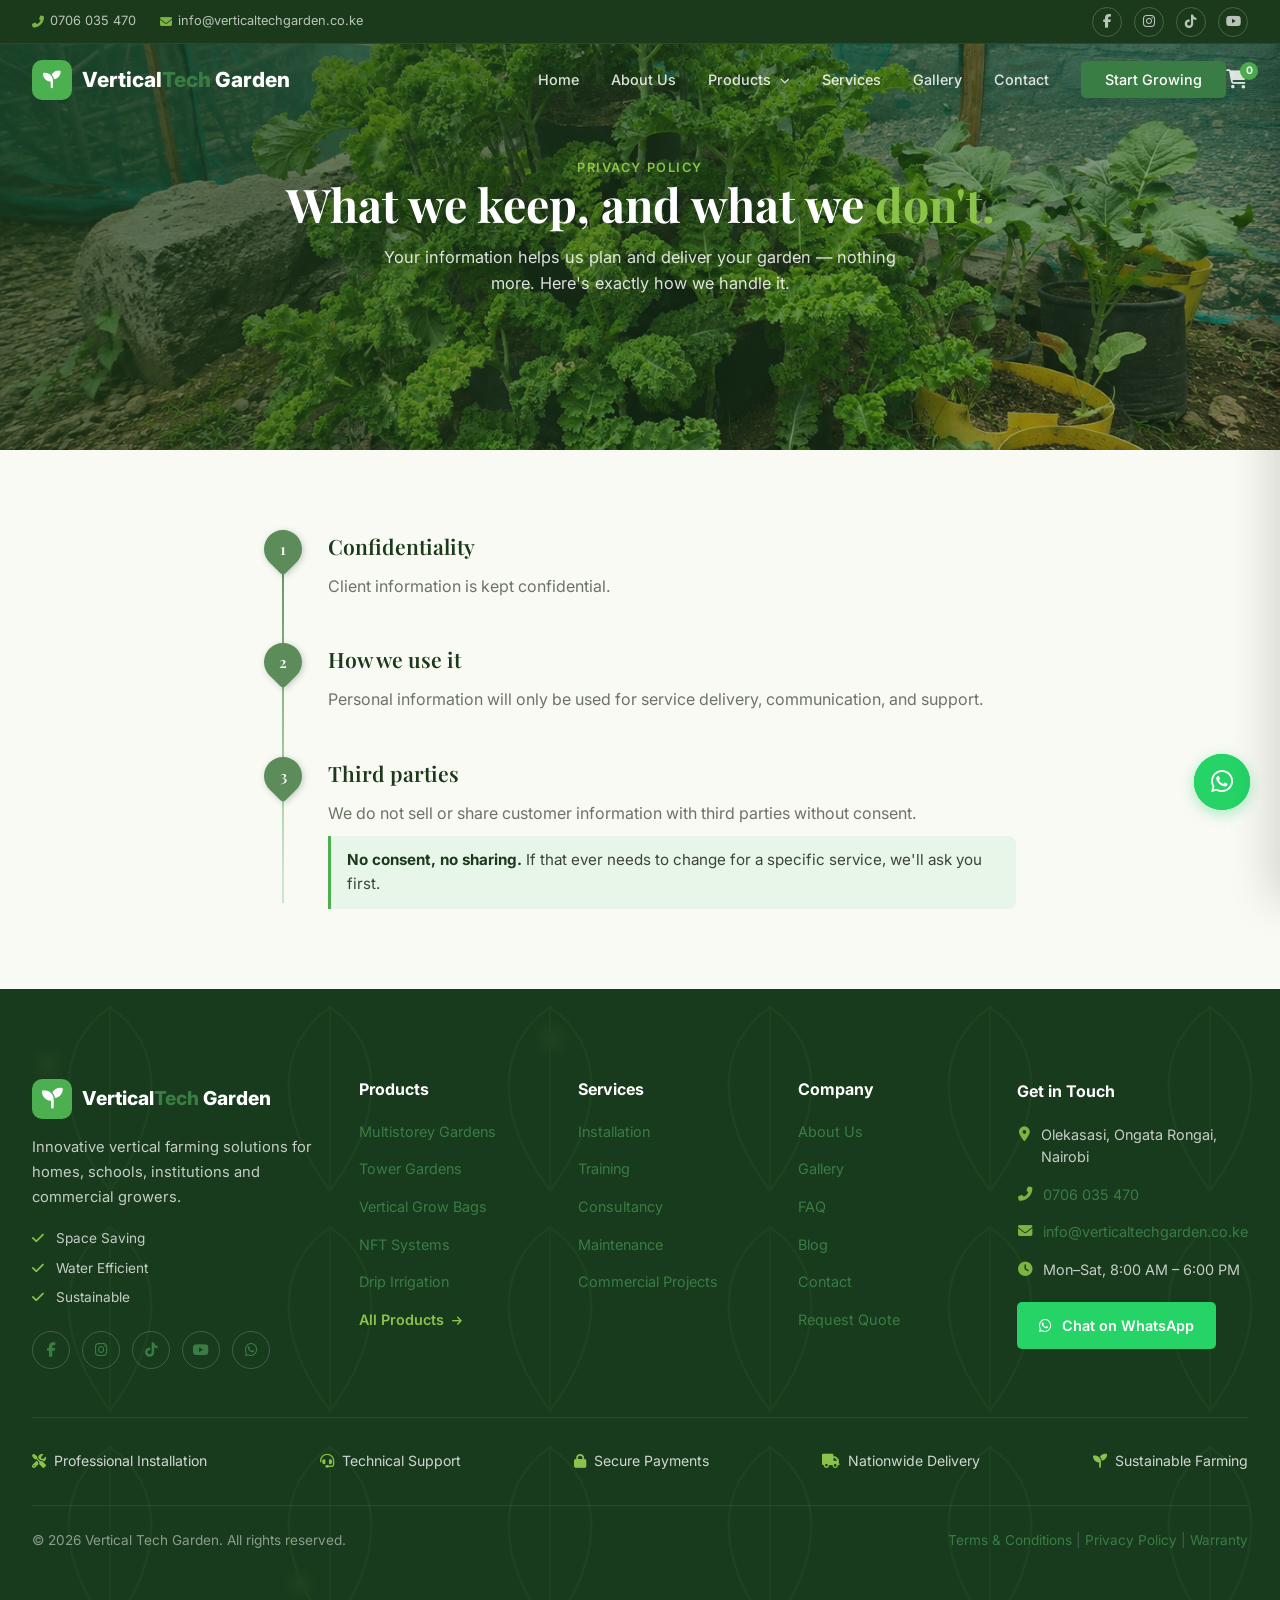
<file: assets/All Terms/privacy.html>
<!DOCTYPE html>
<html lang="en">
<head>
    <meta charset="UTF-8">
    <meta name="viewport" content="width=device-width, initial-scale=1.0">
    <meta name="description" content="Privacy Policy - Vertical Tech Garden. How we handle your personal information.">
    <base href="../../">
    <title>Privacy Policy | Vertical Tech Garden</title>
    <link rel="preconnect" href="https://fonts.googleapis.com">
    <link rel="preconnect" href="https://fonts.gstatic.com" crossorigin>
    <link href="https://fonts.googleapis.com/css2?family=Inter:wght@300;400;500;600;700;800;900&family=Playfair+Display:wght@400;500;600;700&display=swap" rel="stylesheet">
    <link rel="stylesheet" href="https://cdnjs.cloudflare.com/ajax/libs/font-awesome/6.5.1/css/all.min.css">
    <link rel="stylesheet" href="css/style.css?v=3">
    <link rel="stylesheet" href="assets/All Terms/styles.css">
    <style>
        .page-hero {
            position: relative;
            height: 50vh;
            min-height: 360px;
            display: flex;
            align-items: center;
            justify-content: center;
            overflow: hidden;
        }
        .page-hero-bg {
            position: absolute;
            inset: 0;
            background-size: cover;
            background-position: center;
            background-image: url('assets/Multistorey Garden/MG1.png');
        }
        .page-hero-bg::after {
            content: '';
            position: absolute;
            inset: 0;
            background: linear-gradient(135deg, rgba(27,58,27,0.78) 0%, rgba(27,58,27,0.35) 100%);
        }
        .page-hero-content {
            position: relative;
            z-index: 2;
            text-align: center;
            color: var(--white);
            padding: 0 24px;
        }
        .page-hero-tag {
            font-size: 0.8rem;
            letter-spacing: 0.12em;
            text-transform: uppercase;
            color: var(--green-300);
            font-weight: 600;
            margin: 0 0 10px;
        }
        .page-hero-title {
            font-family: var(--font-display);
            font-size: clamp(2.1rem, 5vw, 2.9rem);
            line-height: 1.1;
            margin: 0 0 14px;
        }
        .page-hero-title .text-accent { color: var(--green-300); }
        .page-hero-subtitle {
            max-width: 560px;
            margin: 0 auto;
            font-size: 1.02rem;
            color: rgba(255,255,255,0.85);
        }
        @media (max-width: 768px) { .page-hero-title { font-size: 2.2rem; } .page-hero { height: 40vh; min-height: 300px; } }
        @media (max-width: 480px) { .page-hero-title { font-size: 1.8rem; } .page-hero { height: 36vh; min-height: 260px; } .page-hero-subtitle { font-size: 0.9rem; } }
    </style>
</head>
<body>

    <div id="header"></div>

    <section class="page-hero">
        <div class="page-hero-bg"></div>
        <div class="page-hero-content">
            <span class="page-hero-tag">Privacy Policy</span>
            <h1 class="page-hero-title">What we keep, and what we <span class="text-accent">don't.</span></h1>
            <p class="page-hero-subtitle">Your information helps us plan and deliver your garden — nothing more. Here's exactly how we handle it.</p>
        </div>
    </section>

    <main>
        <ol class="stem">
            <li class="tier">
                <div class="tier-marker"><span>1</span></div>
                <h2>Confidentiality</h2>
                <p>Client information is kept confidential.</p>
            </li>
            <li class="tier">
                <div class="tier-marker"><span>2</span></div>
                <h2>How we use it</h2>
                <p>Personal information will only be used for service delivery, communication, and support.</p>
            </li>
            <li class="tier">
                <div class="tier-marker"><span>3</span></div>
                <h2>Third parties</h2>
                <p>We do not sell or share customer information with third parties without consent.</p>
                <div class="callout"><strong>No consent, no sharing.</strong> If that ever needs to change for a specific service, we'll ask you first.</div>
            </li>
        </ol>
    </main>

    <div id="footer"></div>

    <script src="../../js/include.js"></script>
    <script src="../../js/main.js?v=6"></script>
</body>
</html>
</file>
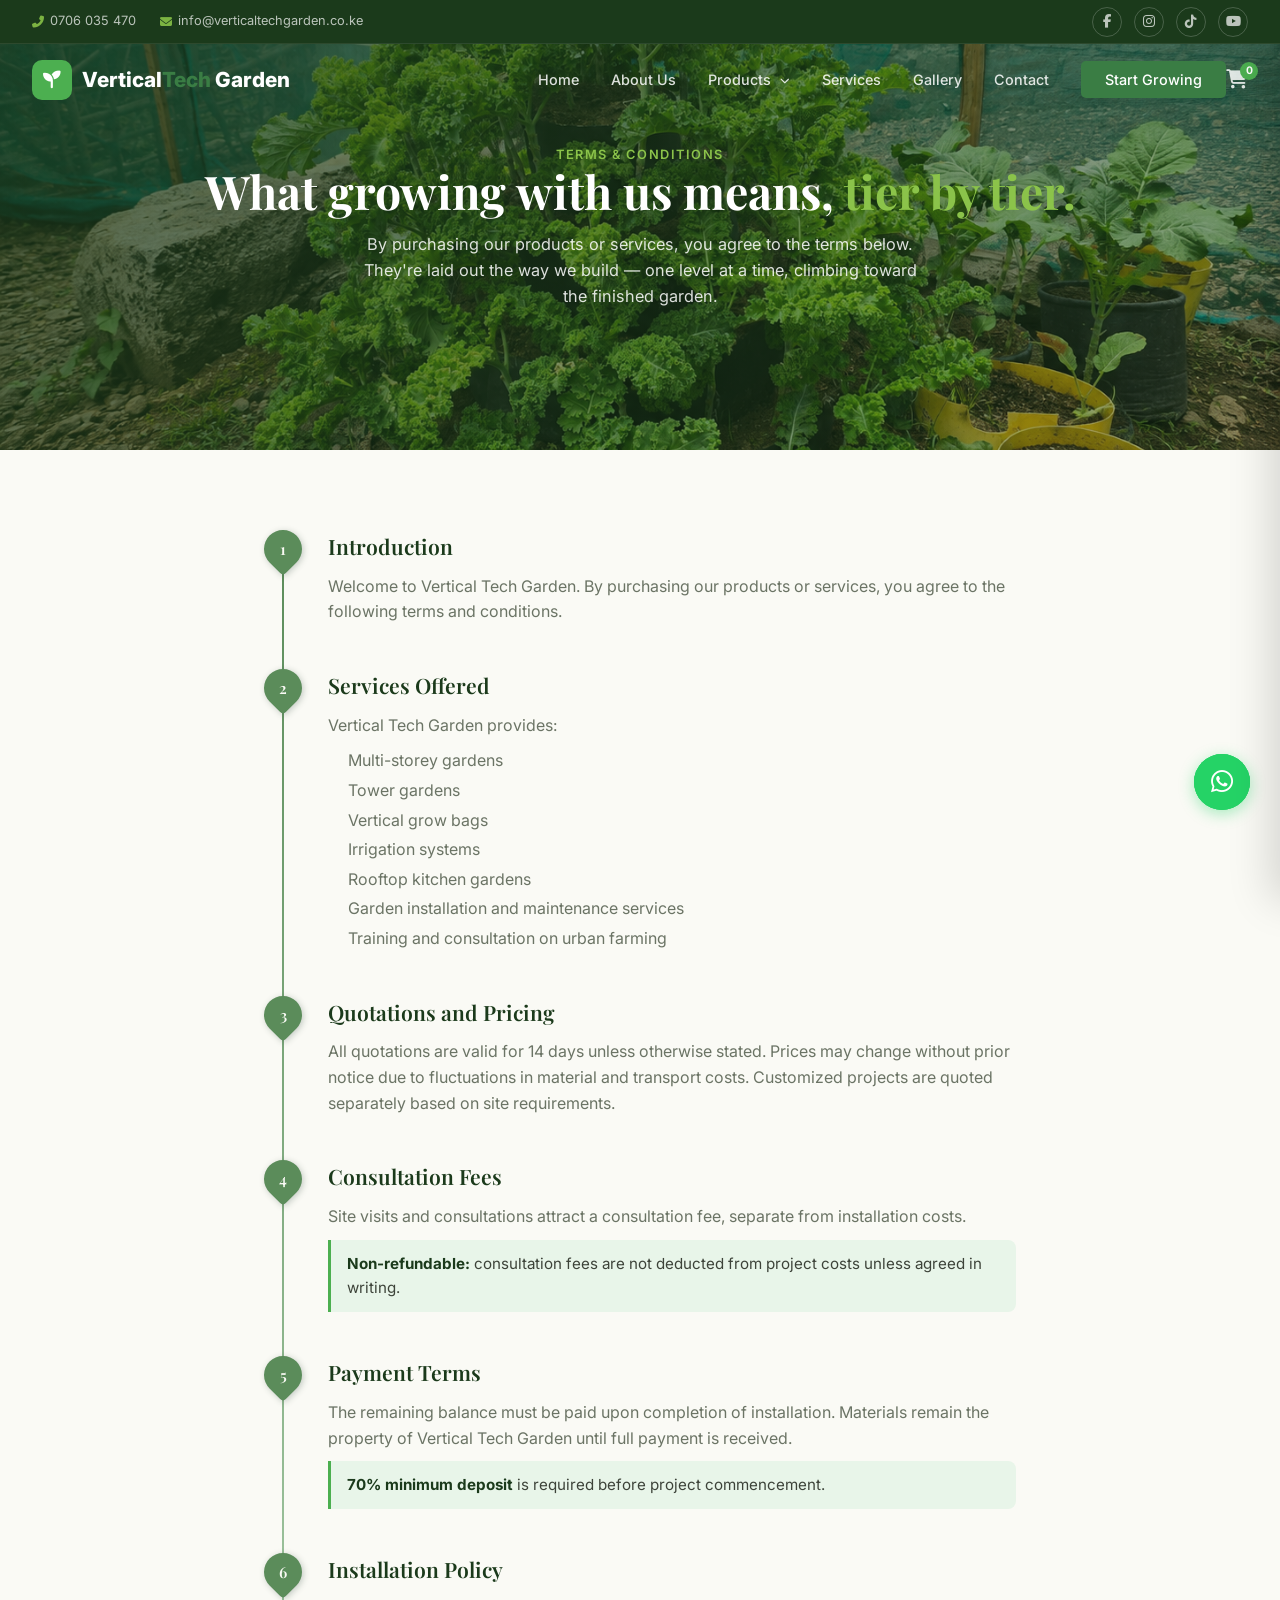
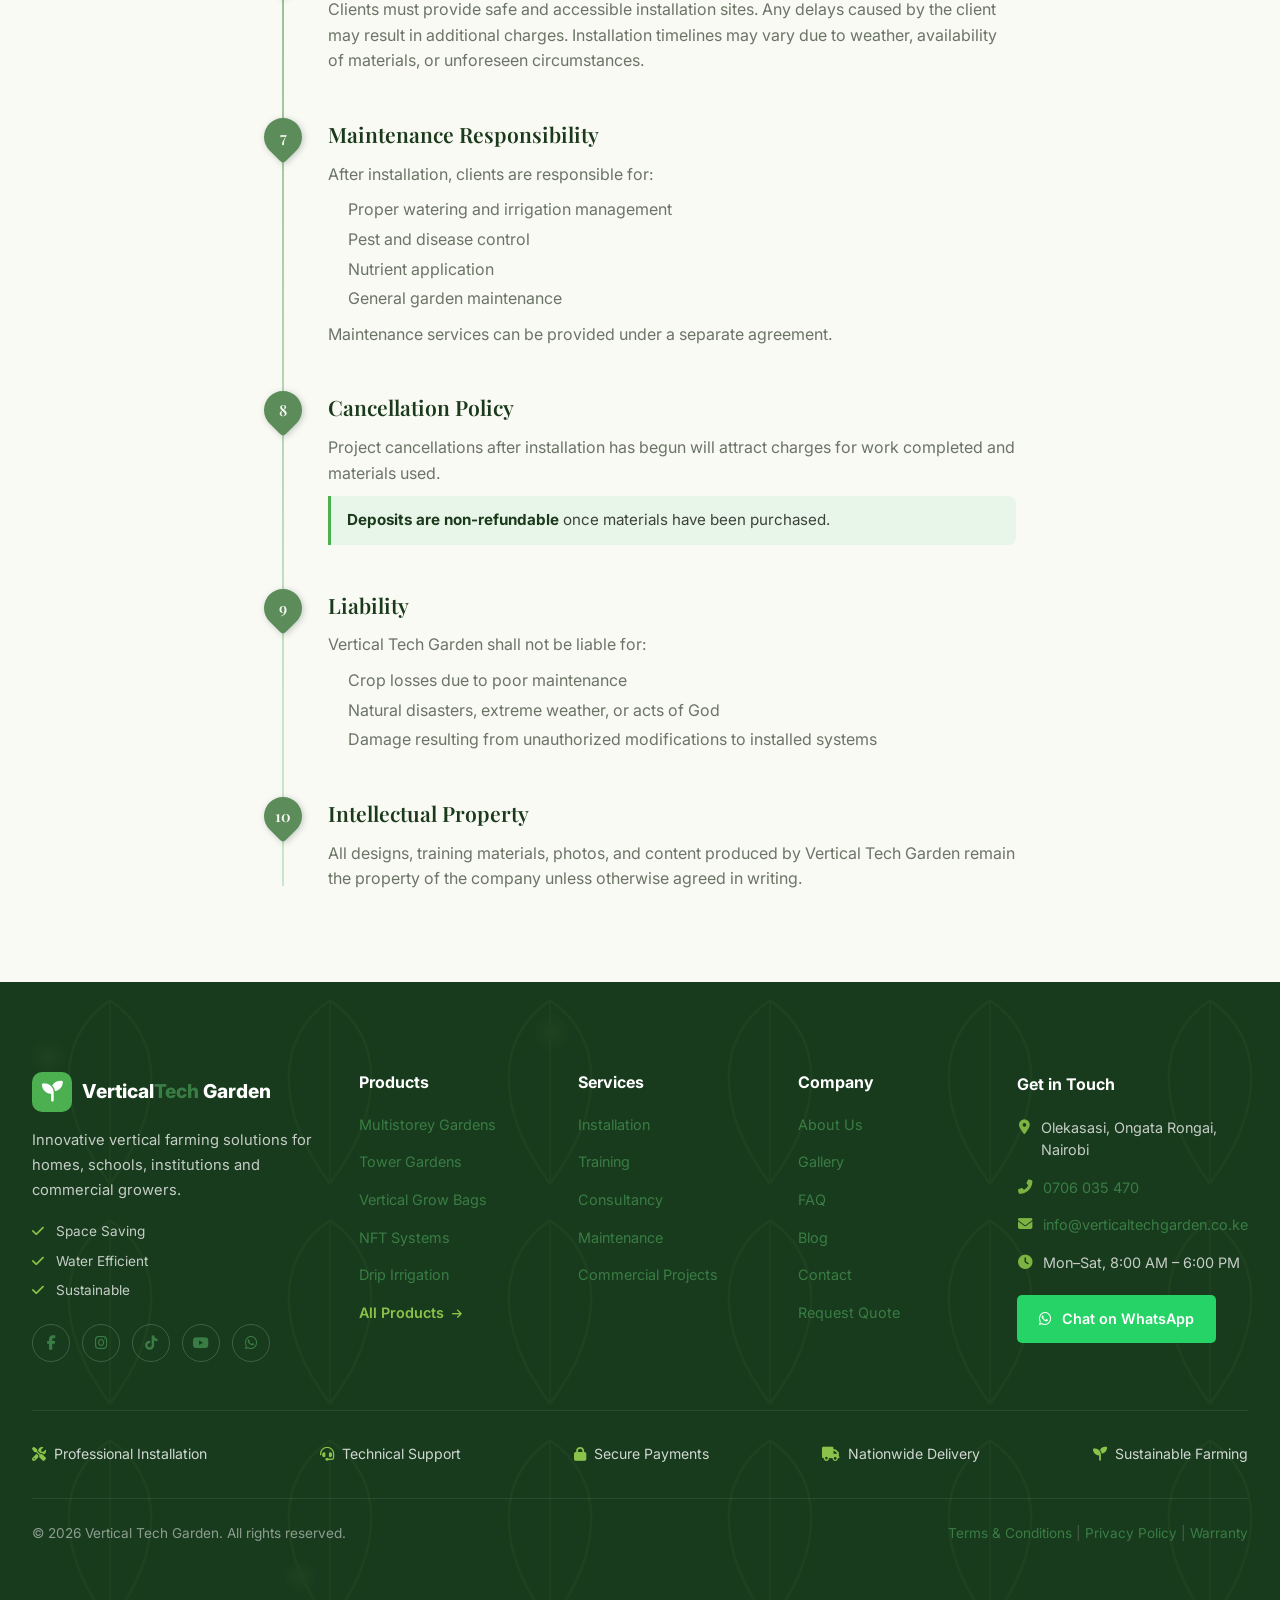
<file: assets/All Terms/terms.html>
<!DOCTYPE html>
<html lang="en">
<head>
    <meta charset="UTF-8">
    <meta name="viewport" content="width=device-width, initial-scale=1.0">
    <meta name="description" content="Terms & Conditions - Vertical Tech Garden. Our policies for products, services, and installations.">
    <base href="../../">
    <title>Terms & Conditions | Vertical Tech Garden</title>
    <link rel="preconnect" href="https://fonts.googleapis.com">
    <link rel="preconnect" href="https://fonts.gstatic.com" crossorigin>
    <link href="https://fonts.googleapis.com/css2?family=Inter:wght@300;400;500;600;700;800;900&family=Playfair+Display:wght@400;500;600;700&display=swap" rel="stylesheet">
    <link rel="stylesheet" href="https://cdnjs.cloudflare.com/ajax/libs/font-awesome/6.5.1/css/all.min.css">
    <link rel="stylesheet" href="css/style.css?v=3">
    <link rel="stylesheet" href="assets/All Terms/styles.css">
    <style>
        .page-hero {
            position: relative;
            height: 50vh;
            min-height: 360px;
            display: flex;
            align-items: center;
            justify-content: center;
            overflow: hidden;
        }
        .page-hero-bg {
            position: absolute;
            inset: 0;
            background-size: cover;
            background-position: center;
            background-image: url('assets/Multistorey Garden/MG1.png');
        }
        .page-hero-bg::after {
            content: '';
            position: absolute;
            inset: 0;
            background: linear-gradient(135deg, rgba(27,58,27,0.78) 0%, rgba(27,58,27,0.35) 100%);
        }
        .page-hero-content {
            position: relative;
            z-index: 2;
            text-align: center;
            color: var(--white);
            padding: 0 24px;
        }
        .page-hero-tag {
            font-size: 0.8rem;
            letter-spacing: 0.12em;
            text-transform: uppercase;
            color: var(--green-300);
            font-weight: 600;
            margin: 0 0 10px;
        }
        .page-hero-title {
            font-family: var(--font-display);
            font-size: clamp(2.1rem, 5vw, 2.9rem);
            line-height: 1.1;
            margin: 0 0 14px;
        }
        .page-hero-title .text-accent { color: var(--green-300); }
        .page-hero-subtitle {
            max-width: 560px;
            margin: 0 auto;
            font-size: 1.02rem;
            color: rgba(255,255,255,0.85);
        }
        @media (max-width: 768px) { .page-hero-title { font-size: 2.2rem; } .page-hero { height: 40vh; min-height: 300px; } }
        @media (max-width: 480px) { .page-hero-title { font-size: 1.8rem; } .page-hero { height: 36vh; min-height: 260px; } .page-hero-subtitle { font-size: 0.9rem; } }
    </style>
</head>
<body>

    <div id="header"></div>

    <section class="page-hero">
        <div class="page-hero-bg"></div>
        <div class="page-hero-content">
            <span class="page-hero-tag">Terms &amp; Conditions</span>
            <h1 class="page-hero-title">What growing with us means, <span class="text-accent">tier by tier.</span></h1>
            <p class="page-hero-subtitle">By purchasing our products or services, you agree to the terms below. They're laid out the way we build — one level at a time, climbing toward the finished garden.</p>
        </div>
    </section>

    <main>
        <ol class="stem">
            <li class="tier">
                <div class="tier-marker"><span>1</span></div>
                <h2>Introduction</h2>
                <p>Welcome to Vertical Tech Garden. By purchasing our products or services, you agree to the following terms and conditions.</p>
            </li>
            <li class="tier">
                <div class="tier-marker"><span>2</span></div>
                <h2>Services Offered</h2>
                <p>Vertical Tech Garden provides:</p>
                <ul>
                    <li>Multi-storey gardens</li>
                    <li>Tower gardens</li>
                    <li>Vertical grow bags</li>
                    <li>Irrigation systems</li>
                    <li>Rooftop kitchen gardens</li>
                    <li>Garden installation and maintenance services</li>
                    <li>Training and consultation on urban farming</li>
                </ul>
            </li>
            <li class="tier">
                <div class="tier-marker"><span>3</span></div>
                <h2>Quotations and Pricing</h2>
                <p>All quotations are valid for 14 days unless otherwise stated. Prices may change without prior notice due to fluctuations in material and transport costs. Customized projects are quoted separately based on site requirements.</p>
            </li>
            <li class="tier">
                <div class="tier-marker"><span>4</span></div>
                <h2>Consultation Fees</h2>
                <p>Site visits and consultations attract a consultation fee, separate from installation costs.</p>
                <div class="callout"><strong>Non-refundable:</strong> consultation fees are not deducted from project costs unless agreed in writing.</div>
            </li>
            <li class="tier">
                <div class="tier-marker"><span>5</span></div>
                <h2>Payment Terms</h2>
                <p>The remaining balance must be paid upon completion of installation. Materials remain the property of Vertical Tech Garden until full payment is received.</p>
                <div class="callout"><strong>70% minimum deposit</strong> is required before project commencement.</div>
            </li>
            <li class="tier">
                <div class="tier-marker"><span>6</span></div>
                <h2>Installation Policy</h2>
                <p>Clients must provide safe and accessible installation sites. Any delays caused by the client may result in additional charges. Installation timelines may vary due to weather, availability of materials, or unforeseen circumstances.</p>
            </li>
            <li class="tier">
                <div class="tier-marker"><span>7</span></div>
                <h2>Maintenance Responsibility</h2>
                <p>After installation, clients are responsible for:</p>
                <ul>
                    <li>Proper watering and irrigation management</li>
                    <li>Pest and disease control</li>
                    <li>Nutrient application</li>
                    <li>General garden maintenance</li>
                </ul>
                <p>Maintenance services can be provided under a separate agreement.</p>
            </li>
            <li class="tier">
                <div class="tier-marker"><span>8</span></div>
                <h2>Cancellation Policy</h2>
                <p>Project cancellations after installation has begun will attract charges for work completed and materials used.</p>
                <div class="callout"><strong>Deposits are non-refundable</strong> once materials have been purchased.</div>
            </li>
            <li class="tier">
                <div class="tier-marker"><span>9</span></div>
                <h2>Liability</h2>
                <p>Vertical Tech Garden shall not be liable for:</p>
                <ul>
                    <li>Crop losses due to poor maintenance</li>
                    <li>Natural disasters, extreme weather, or acts of God</li>
                    <li>Damage resulting from unauthorized modifications to installed systems</li>
                </ul>
            </li>
            <li class="tier">
                <div class="tier-marker"><span>10</span></div>
                <h2>Intellectual Property</h2>
                <p>All designs, training materials, photos, and content produced by Vertical Tech Garden remain the property of the company unless otherwise agreed in writing.</p>
            </li>
        </ol>
    </main>

    <div id="footer"></div>

    <script src="../../js/include.js"></script>
    <script src="../../js/main.js?v=6"></script>
</body>
</html>
</file>
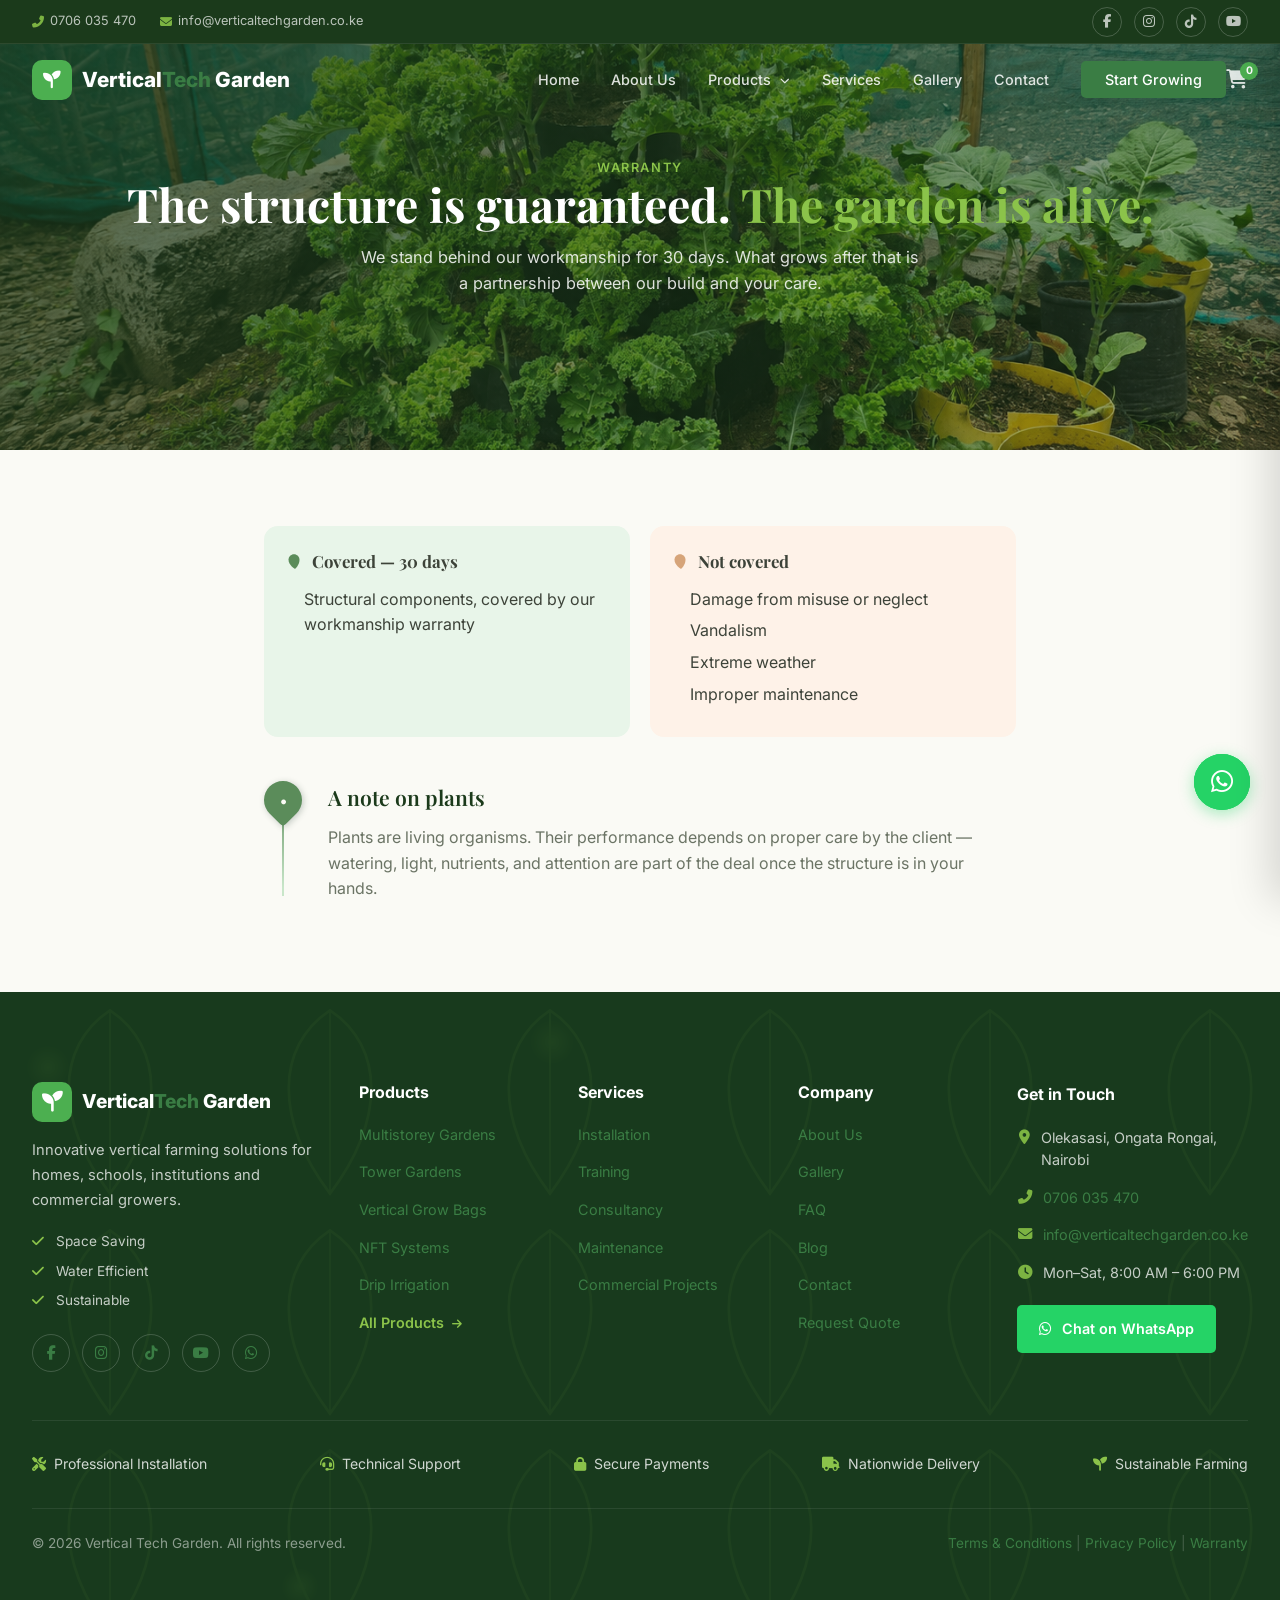
<file: assets/All Terms/warranty.html>
<!DOCTYPE html>
<html lang="en">
<head>
    <meta charset="UTF-8">
    <meta name="viewport" content="width=device-width, initial-scale=1.0">
    <meta name="description" content="Warranty - Vertical Tech Garden. Coverage details for our vertical farming systems and installations.">
    <base href="../../">
    <title>Warranty | Vertical Tech Garden</title>
    <link rel="preconnect" href="https://fonts.googleapis.com">
    <link rel="preconnect" href="https://fonts.gstatic.com" crossorigin>
    <link href="https://fonts.googleapis.com/css2?family=Inter:wght@300;400;500;600;700;800;900&family=Playfair+Display:wght@400;500;600;700&display=swap" rel="stylesheet">
    <link rel="stylesheet" href="https://cdnjs.cloudflare.com/ajax/libs/font-awesome/6.5.1/css/all.min.css">
    <link rel="stylesheet" href="css/style.css?v=3">
    <link rel="stylesheet" href="assets/All Terms/styles.css">
    <style>
        .page-hero {
            position: relative;
            height: 50vh;
            min-height: 360px;
            display: flex;
            align-items: center;
            justify-content: center;
            overflow: hidden;
        }
        .page-hero-bg {
            position: absolute;
            inset: 0;
            background-size: cover;
            background-position: center;
            background-image: url('assets/Multistorey Garden/MG1.png');
        }
        .page-hero-bg::after {
            content: '';
            position: absolute;
            inset: 0;
            background: linear-gradient(135deg, rgba(27,58,27,0.78) 0%, rgba(27,58,27,0.35) 100%);
        }
        .page-hero-content {
            position: relative;
            z-index: 2;
            text-align: center;
            color: var(--white);
            padding: 0 24px;
        }
        .page-hero-tag {
            font-size: 0.8rem;
            letter-spacing: 0.12em;
            text-transform: uppercase;
            color: var(--green-300);
            font-weight: 600;
            margin: 0 0 10px;
        }
        .page-hero-title {
            font-family: var(--font-display);
            font-size: clamp(2.1rem, 5vw, 2.9rem);
            line-height: 1.1;
            margin: 0 0 14px;
        }
        .page-hero-title .text-accent { color: var(--green-300); }
        .page-hero-subtitle {
            max-width: 560px;
            margin: 0 auto;
            font-size: 1.02rem;
            color: rgba(255,255,255,0.85);
        }
        @media (max-width: 768px) { .page-hero-title { font-size: 2.2rem; } .page-hero { height: 40vh; min-height: 300px; } }
        @media (max-width: 480px) { .page-hero-title { font-size: 1.8rem; } .page-hero { height: 36vh; min-height: 260px; } .page-hero-subtitle { font-size: 0.9rem; } }
    </style>
</head>
<body>

    <div id="header"></div>

    <section class="page-hero">
        <div class="page-hero-bg"></div>
        <div class="page-hero-content">
            <span class="page-hero-tag">Warranty</span>
            <h1 class="page-hero-title">The structure is guaranteed. <span class="text-accent">The garden is alive.</span></h1>
            <p class="page-hero-subtitle">We stand behind our workmanship for 30 days. What grows after that is a partnership between our build and your care.</p>
        </div>
    </section>

    <main>
        <div class="compare">
            <div class="compare-card covered">
                <h3>
                    <svg width="18" height="18" viewBox="0 0 18 18" fill="none"><path d="M9 17C9 17 2.5 13.2 2.5 7.8C2.5 4.6 5 2.2 8 2.2C11 2.2 13.5 4.6 13.5 7.8C13.5 13.2 9 17 9 17Z" fill="#5b8c5a"/></svg>
                    Covered — 30 days
                </h3>
                <ul>
                    <li>Structural components, covered by our workmanship warranty</li>
                </ul>
            </div>
            <div class="compare-card excluded">
                <h3>
                    <svg width="18" height="18" viewBox="0 0 18 18" fill="none"><path d="M9 17C9 17 2.5 13.2 2.5 7.8C2.5 4.6 5 2.2 8 2.2C11 2.2 13.5 4.6 13.5 7.8C13.5 13.2 9 17 9 17Z" fill="#b5651d" fill-opacity="0.55"/></svg>
                    Not covered
                </h3>
                <ul>
                    <li>Damage from misuse or neglect</li>
                    <li>Vandalism</li>
                    <li>Extreme weather</li>
                    <li>Improper maintenance</li>
                </ul>
            </div>
        </div>

        <ol class="stem" style="margin-top:44px;">
            <li class="tier">
                <div class="tier-marker"><span>•</span></div>
                <h2>A note on plants</h2>
                <p>Plants are living organisms. Their performance depends on proper care by the client — watering, light, nutrients, and attention are part of the deal once the structure is in your hands.</p>
            </li>
        </ol>
    </main>

    <div id="footer"></div>

    <script src="../../js/include.js"></script>
    <script src="../../js/main.js?v=6"></script>
</body>
</html>
</file>
<file: css/style.css>
/* =============================================
   Vertical Tech Garden - Premium Stylesheet
   Theme: Modern & Clean | Leafy Green & Earthy White
   ============================================= */

/* --- CSS Variables --- */
:root {
    --green-900: #1B3A1B;
    --green-800: #2E4F2E;
    --green-700: #3A7D44;
    --green-600: #4CAF50;
    --green-500: #5B8C5A;
    --green-400: #7CB342;
    --green-300: #8BC34A;
    --green-200: #AED581;
    --green-100: #C8E6C9;
    --green-50: #E8F5E9;

    --earth-600: #8D6E63;
    --earth-400: #A1887F;
    --earth-200: #D7CCC8;
    --earth-100: #EFEBE9;


    --white: #FFFFFF;
    --off-white: #F8F9F6;
    --cream: #FAFAF5;
    --light-gray: #F1F3EF;
    --gray-100: #E8EAE5;
    --gray-200: #D1D5CD;
    --gray-400: #9CA397;
    --gray-600: #6B7465;
    --gray-800: #3D4339;
    --dark: #1A1E19;

    --font-primary: 'Inter', -apple-system, sans-serif;
    --font-display: 'Playfair Display', Georgia, serif;

    --shadow-sm: 0 1px 3px rgba(0,0,0,0.06);
    --shadow-md: 0 4px 20px rgba(0,0,0,0.08);
    --shadow-lg: 0 10px 40px rgba(0,0,0,0.12);
    --shadow-xl: 0 20px 60px rgba(0,0,0,0.15);

    --radius-sm: 8px;
    --radius-md: 12px;
    --radius-lg: 20px;
    --radius-xl: 28px;

    --transition: 0.3s cubic-bezier(0.4, 0, 0.2, 1);
    --transition-slow: 0.5s cubic-bezier(0.4, 0, 0.2, 1);

    --max-width: 1280px;
    --topbar-height: 44px;
}

/* --- Reset & Base --- */
*, *::before, *::after {
    margin: 0;
    padding: 0;
    box-sizing: border-box;
}

html {
    scroll-behavior: smooth;
    scroll-padding-top: 124px;
}

body {
    font-family: var(--font-primary);
    color: var(--dark);
    background: var(--off-white);
    line-height: 1.6;
    overflow-x: hidden;
    -webkit-font-smoothing: antialiased;
}

img { max-width: 100%; display: block; }
a { text-decoration: none; color: inherit; }
ul { list-style: none; }
button { cursor: pointer; border: none; background: none; font-family: inherit; }
input, textarea, select { font-family: inherit; font-size: 1rem; }

.container {
    max-width: var(--max-width);
    margin: 0 auto;
    padding-inline: 32px;
}

@media (max-width: 768px) {
    .container {
        padding-inline: 20px;
    }
}

/* --- Typography --- */
.text-accent { color: var(--green-700); }

.section {
    padding: 90px 0;
}

.section-header {
    text-align: center;
    max-width: 700px;
    margin: 0 auto 72px;
}

.section-tag {
    display: inline-block;
    background: var(--green-50);
    color: var(--green-700);
    padding: 6px 18px;
    border-radius: 100px;
    font-size: 0.85rem;
    font-weight: 600;
    letter-spacing: 0.5px;
    text-transform: uppercase;
    margin-bottom: 16px;
}

.section-title {
    font-family: var(--font-display);
    font-size: 2.5rem;
    font-weight: 700;
    color: var(--green-900);
    margin-bottom: 28px;
    line-height: 1.2;
}

.section-desc {
    font-size: 1.1rem;
    color: var(--gray-600);
    line-height: 1.7;
}

@media (max-width: 768px) {
    .section { padding: 56px 0; }
    .section-title { font-size: 1.8rem; }
    .section-desc { font-size: 1rem; }
}

/* --- Buttons --- */
.btn {
    display: inline-flex;
    align-items: center;
    gap: 10px;
    padding: 14px 32px;
    border-radius: 5px;
    font-size: 0.95rem;
    font-weight: 600;
    transition: var(--transition);
    border: 2px solid transparent;
}

.btn-primary {
    background: var(--green-700);
    color: var(--white);
}

.btn-primary:hover {
    background: var(--earth-600);
    transform: translateY(-2px);
    box-shadow: 0 8px 25px rgba(141, 110, 99, 0.35);
}

.btn-outline {
    background: transparent;
    border-color: var(--green-700);
    color: var(--green-700);
}

.btn-outline:hover {
    background: var(--earth-600);
    border-color: var(--earth-600);
    color: var(--white);
    transform: translateY(-2px);
}

.btn-block { width: 100%; justify-content: center; }

/* --- Top Bar --- */
.topbar {
    position: fixed;
    top: 0;
    left: 0;
    width: 100%;
    height: var(--topbar-height);
    background: var(--green-900);
    color: rgba(255,255,255,0.85);
    font-size: 0.8rem;
    z-index: 1001;
    display: flex;
    align-items: center;
    border-bottom: 1px solid rgba(255,255,255,0.08);
}

.topbar .container {
    display: flex;
    justify-content: space-between;
    align-items: center;
    width: 100%;
}

.topbar-left,
.topbar-right {
    display: flex;
    align-items: center;
    gap: 12px;
}

.topbar-right a {
    width: 30px;
    height: 30px;
    border-radius: 50%;
    border: 1px solid rgba(255,255,255,0.2);
    display: flex;
    align-items: center;
    justify-content: center;
    color: rgba(255,255,255,0.7);
    font-size: 0.85rem;
    transition: var(--transition);
}

.topbar-right a:hover {
    background: var(--green-600);
    border-color: var(--green-600);
    color: var(--white);
    transform: translateY(-1px);
}

.topbar-left {
    display: flex;
    align-items: center;
    gap: 24px;
}

.topbar-left span {
    display: inline-flex;
    align-items: center;
    gap: 6px;
    white-space: nowrap;
    color: rgba(255,255,255,0.7);
    font-size: 0.8rem;
}

.topbar-left i {
    color: var(--green-400);
    font-size: 0.75rem;
}

.topbar-left a {
    color: rgba(255,255,255,0.7);
    transition: var(--transition);
}

.topbar-left a:hover {
    color: var(--green-300);
}

@media (max-width: 768px) {
    .topbar { font-size: 0.75rem; }
    .topbar-left { gap: 16px; }
    :root { --topbar-height: 38px; }
}

@media (max-width: 480px) {
    .topbar-left span:last-child { display: none; }
}

/* --- Navigation --- */
.navbar {
    position: fixed;
    top: var(--topbar-height);
    left: 0;
    width: 100%;
    z-index: 1000;
    padding: 16px 0;
    transition: var(--transition);
    background: transparent;
}

.navbar.scrolled {
    background: rgba(255,255,255,0.97);
    backdrop-filter: blur(20px);
    box-shadow: var(--shadow-md);
    padding: 10px 0;
}

.navbar .container {
    display: flex;
    align-items: center;
    justify-content: flex-start;
}

.logo {
    display: flex;
    align-items: center;
    gap: 10px;
    font-weight: 800;
    font-size: 1.3rem;
    color: var(--white);
    transition: var(--transition);
}

.navbar.scrolled .logo { color: var(--green-900); }

.logo-icon {
    width: 40px;
    height: 40px;
    background: var(--green-600);
    border-radius: 10px;
    display: flex;
    align-items: center;
    justify-content: center;
    color: var(--white);
    font-size: 1.1rem;
}

.nav-links {
    display: flex;
    align-items: center;
    gap: 32px;
    margin-left: auto;
}

.nav-links a {
    color: rgba(255,255,255,0.85);
    font-size: 0.9rem;
    font-weight: 500;
    transition: var(--transition);
    position: relative;
}

.navbar.scrolled .nav-links a { color: var(--gray-800); }

.nav-links a:hover,
.nav-links a.active {
    color: var(--white);
}

.navbar.scrolled .nav-links a:hover,
.navbar.scrolled .nav-links a.active {
    color: var(--green-700);
}

.nav-links a::after {
    content: '';
    position: absolute;
    bottom: -4px;
    left: 0;
    width: 0;
    height: 2px;
    background: var(--green-400);
    transition: var(--transition);
}

.nav-links a:hover::after,
.nav-links a.active::after {
    width: 100%;
}

/* =============================================
   Premium Agri Mega-Menu
   Design: Split-panel — dark forest left sidebar +
   cream content area with botanical SVG watermark.
   ============================================= */

.nav-has-mega {
    position: static; /* Let mega span full navbar width */
}

.nav-has-mega > a i {
    font-size: 0.6rem;
    margin-left: 5px;
    transition: transform 0.35s cubic-bezier(0.4, 0, 0.2, 1);
    vertical-align: middle;
}

.nav-has-mega:hover > a i {
    transform: rotate(180deg);
}

/* ---- Mega Panel Shell ---- */
.nav-mega {
    position: fixed;
    top: calc(var(--topbar-height) + 62px);
    left: 50%;
    transform: translateX(-50%) translateY(6px);
    width: min(860px, calc(100vw - 40px));
    background: var(--cream);
    border-radius: 18px;
    box-shadow:
        0 4px 0 rgba(58, 125, 68, 0.18),
        0 24px 80px rgba(27, 58, 27, 0.22),
        0 2px 8px rgba(0,0,0,0.06);
    opacity: 0;
    visibility: hidden;
    transition: opacity 0.28s ease, transform 0.28s cubic-bezier(0.34, 1.3, 0.64, 1), visibility 0s linear 0.28s;
    z-index: 200;
    overflow: hidden;
    border: 1px solid rgba(58,125,68,0.12);
}

.nav-has-mega:hover .nav-mega {
    opacity: 1;
    visibility: visible;
    transform: translateX(-50%) translateY(0);
    transition: opacity 0.28s ease, transform 0.28s cubic-bezier(0.34, 1.3, 0.64, 1), visibility 0s linear 0s;
}

/* Caret notch */
.nav-mega::before {
    content: '';
    position: absolute;
    top: -9px;
    left: 50%;
    transform: translateX(-50%);
    width: 18px;
    height: 18px;
    background: var(--green-800);
    clip-path: polygon(50% 0%, 0% 100%, 100% 100%);
}

/* ---- Two-column layout ---- */
.nav-mega-inner {
    display: grid;
    grid-template-columns: 220px 1fr;
    min-height: 320px;
}

/* LEFT: dark forest sidebar */
.nav-mega-sidebar {
    background: var(--green-800);
    padding: 28px 20px;
    display: flex;
    flex-direction: column;
    justify-content: space-between;
    position: relative;
    overflow: hidden;
}

/* Botanical watermark SVG background */
.nav-mega-sidebar::after {
    content: '';
    position: absolute;
    bottom: -20px;
    right: -30px;
    width: 160px;
    height: 160px;
    background-image: url("data:image/svg+xml,%3Csvg xmlns='http://www.w3.org/2000/svg' viewBox='0 0 200 200'%3E%3Cg fill='none' stroke='rgba(255,255,255,0.07)' stroke-width='1.5'%3E%3Cellipse cx='100' cy='100' rx='60' ry='90' transform='rotate(-30 100 100)'/%3E%3Cellipse cx='100' cy='100' rx='60' ry='90' transform='rotate(30 100 100)'/%3E%3Ccircle cx='100' cy='100' r='8'/%3E%3Cline x1='100' y1='10' x2='100' y2='190'/%3E%3Cline x1='40' y1='40' x2='160' y2='160'/%3E%3Cline x1='160' y1='40' x2='40' y2='160'/%3E%3C/g%3E%3C/svg%3E");
    background-size: contain;
    background-repeat: no-repeat;
    pointer-events: none;
    opacity: 0.6;
}

.nav-mega-sidebar-label {
    font-size: 0.65rem;
    font-weight: 700;
    letter-spacing: 2px;
    text-transform: uppercase;
    color: var(--green-300);
    margin-bottom: 18px;
    display: block;
}

.nav-mega-sidebar-title {
    font-family: var(--font-display);
    font-size: 1.45rem;
    font-weight: 600;
    color: var(--white);
    line-height: 1.25;
    margin-bottom: 14px;
}

.nav-mega-sidebar-desc {
    font-size: 0.8rem;
    color: rgba(255,255,255,0.55);
    line-height: 1.6;
    margin-bottom: 24px;
}

.nav-mega-sidebar-cta {
    display: inline-flex;
    align-items: center;
    gap: 8px;
    font-size: 0.8rem;
    font-weight: 700;
    color: var(--green-300);
    letter-spacing: 0.3px;
    transition: gap 0.2s ease, color 0.2s ease;
    text-decoration: none;
}

.nav-mega-sidebar-cta i {
    font-size: 0.7rem;
    transition: transform 0.2s ease;
}

.nav-mega-sidebar-cta:hover {
    color: var(--white);
    gap: 12px;
}

.nav-mega-sidebar-cta:hover i {
    transform: translateX(3px);
}

/* Stat pills at bottom of sidebar */
.nav-mega-stats {
    display: flex;
    flex-direction: column;
    gap: 8px;
    margin-top: auto;
}

.nav-mega-stat {
    display: flex;
    align-items: center;
    gap: 8px;
    font-size: 0.72rem;
    color: rgba(255,255,255,0.45);
}

.nav-mega-stat i {
    color: var(--green-400);
    width: 12px;
    font-size: 0.65rem;
}

/* RIGHT: cream content panel */
.nav-mega-content {
    padding: 24px 24px 20px;
    display: flex;
    flex-direction: column;
}

.nav-mega-content-header {
    display: flex;
    align-items: center;
    justify-content: space-between;
    margin-bottom: 16px;
    padding-bottom: 12px;
    border-bottom: 1px solid var(--gray-100);
}

.nav-mega-content-label {
    font-size: 0.65rem;
    font-weight: 700;
    letter-spacing: 2px;
    text-transform: uppercase;
    color: var(--gray-400);
}

.nav-mega-content-count {
    font-size: 0.7rem;
    font-weight: 600;
    color: var(--green-700);
    background: var(--green-50);
    padding: 3px 10px;
    border-radius: 100px;
}

/* Grid & list containers */
.nav-mega-grid {
    display: grid;
    grid-template-columns: 1fr 1fr;
    gap: 6px;
}

.nav-mega-list {
    display: flex;
    flex-direction: column;
    gap: 4px;
}

/* Individual item cards */
.nav-mega-item {
    display: grid;
    grid-template-columns: 44px 1fr;
    grid-template-rows: auto auto;
    column-gap: 12px;
    align-items: start;
    padding: 11px 13px;
    border-radius: 10px;
    background: transparent;
    border: 1px solid transparent;
    color: var(--dark) !important;
    text-decoration: none;
    transition: background 0.18s ease, border-color 0.18s ease, transform 0.18s ease, box-shadow 0.18s ease;
    position: relative;
    overflow: hidden;
}

.nav-mega-item::after { display: none !important; }

.nav-mega-item::before {
    content: '';
    position: absolute;
    left: 0;
    top: 50%;
    transform: translateY(-50%) scaleY(0);
    width: 3px;
    height: 60%;
    background: var(--green-600);
    border-radius: 0 3px 3px 0;
    transition: transform 0.2s ease;
}

.nav-mega-item:hover {
    background: var(--white);
    border-color: var(--gray-100);
    transform: translateY(-1px);
    box-shadow: 0 4px 16px rgba(27,58,27,0.08);
}

.nav-mega-item:hover::before {
    transform: translateY(-50%) scaleY(1);
}

/* Icon box */
.nav-mega-icon {
    grid-row: 1 / 3;
    width: 44px;
    height: 44px;
    border-radius: 10px;
    background: linear-gradient(135deg, var(--green-50) 0%, #d8eedc 100%);
    border: 1px solid rgba(58,125,68,0.12);
    color: var(--green-700);
    display: flex;
    align-items: center;
    justify-content: center;
    font-size: 1.05rem;
    flex-shrink: 0;
    transition: background 0.2s ease, color 0.2s ease, transform 0.2s ease;
}

.nav-mega-item:hover .nav-mega-icon {
    background: linear-gradient(135deg, var(--green-700) 0%, var(--green-600) 100%);
    color: var(--white);
    transform: scale(1.05) rotate(-3deg);
    border-color: transparent;
}

.nav-mega-title {
    display: block;
    font-size: 0.86rem;
    font-weight: 700;
    color: var(--green-900);
    margin-bottom: 2px;
    letter-spacing: -0.01em;
    line-height: 1.2;
}

.nav-mega-desc {
    display: block;
    font-size: 0.73rem;
    color: var(--gray-600);
    font-weight: 400;
    line-height: 1.4;
}

.nav-mega-item:hover .nav-mega-title { color: var(--green-700); }

/* Footer strip below items */
.nav-mega-footer {
    margin-top: 14px;
    padding-top: 12px;
    border-top: 1px solid var(--gray-100);
    display: flex;
    align-items: center;
    justify-content: space-between;
}

.nav-mega-footer-note {
    font-size: 0.72rem;
    color: var(--gray-400);
    display: flex;
    align-items: center;
    gap: 6px;
}

.nav-mega-footer-note i {
    color: var(--green-500);
}

.nav-mega-footer-link {
    font-size: 0.75rem;
    font-weight: 700;
    color: var(--green-700);
    display: flex;
    align-items: center;
    gap: 5px;
    transition: gap 0.2s ease, color 0.2s ease;
}

.nav-mega-footer-link:hover { color: var(--green-800); gap: 8px; }
.nav-mega-footer-link i { font-size: 0.65rem; }

/* ---- Scrolled navbar adjustments ---- */
.navbar.scrolled .nav-mega-item { color: var(--dark) !important; }
.navbar.scrolled .nav-mega {
    top: calc(var(--topbar-height) + 50px);
}

/* ---- Mobile ---- */
@media (max-width: 768px) {
    .nav-has-mega { position: static; }
    .nav-has-mega > a i { display: none; }
    .nav-mega {
        position: static;
        opacity: 1;
        visibility: visible;
        transform: none;
        box-shadow: none;
        width: auto;
        border-radius: 0;
        border: none;
        background: transparent;
        margin: 4px 0 0 8px;
    }
    .nav-mega::before { display: none; }
    .nav-mega-inner { grid-template-columns: 1fr; }
    .nav-mega-sidebar { display: none; }
    .nav-mega-content { padding: 0; }
    .nav-mega-content-header { display: none; }
    .nav-mega-grid { grid-template-columns: 1fr; gap: 0; }
    .nav-mega-item {
        grid-template-columns: 32px 1fr;
        padding: 8px 10px;
        border-radius: 8px;
        transform: none !important;
        box-shadow: none !important;
    }
    .nav-mega-item:hover { background: var(--green-50); border-color: transparent; }
    .nav-mega-icon { width: 32px; height: 32px; font-size: 0.85rem; border-radius: 7px; }
    .nav-mega-title { font-size: 0.88rem; }
    .nav-mega-desc { display: none; }
    .nav-mega-footer { display: none; }
    .nav-mega-stats { display: none; }
}

.nav-cta {
    background: var(--green-700);
    color: var(--white) !important;
    padding: 10px 24px;
    border-radius: 5px;
    font-weight: 600;
}

.nav-cta:hover {
    background: var(--earth-600) !important;
    transform: translateY(-2px);
}

.navbar.scrolled .nav-cta { color: var(--white) !important; }

/* Nav Cart Button */
.nav-cart {
    position: relative;
    display: flex;
    align-items: center;
    gap: 6px;
    font-size: 1.2rem;
    color: rgba(255,255,255,0.85);
    transition: var(--transition);
}

.navbar.scrolled .nav-cart { color: var(--gray-800); }

.nav-cart:hover { color: var(--green-400) !important; }
.navbar.scrolled .nav-cart:hover { color: var(--green-700) !important; }

.cart-count {
    position: absolute;
    top: -8px;
    right: -10px;
    background: var(--green-600);
    color: var(--white);
    font-size: 0.65rem;
    font-weight: 700;
    width: 18px;
    height: 18px;
    border-radius: 50%;
    display: flex;
    align-items: center;
    justify-content: center;
    transition: var(--transition);
}

@media (max-width: 768px) {
    .nav-cart { font-size: 1.1rem; }
    .nav-cart:hover { color: var(--green-700) !important; }
}

/* Cart Overlay */
.cart-overlay {
    position: fixed;
    inset: 0;
    background: rgba(0,0,0,0.5);
    z-index: 999;
    opacity: 0;
    visibility: hidden;
    transition: var(--transition);
}

.cart-overlay.open {
    opacity: 1;
    visibility: visible;
}

/* Cart Drawer */
.cart-drawer {
    position: fixed;
    top: 0;
    right: 0;
    width: 420px;
    max-width: 100vw;
    height: 100vh;
    background: var(--white);
    z-index: 1000;
    display: flex;
    flex-direction: column;
    transform: translateX(100%);
    transition: transform 0.4s cubic-bezier(0.4, 0, 0.2, 1);
    box-shadow: -10px 0 40px rgba(0,0,0,0.15);
}

.cart-drawer.open {
    transform: translateX(0);
}

.cart-drawer-header {
    display: flex;
    align-items: center;
    gap: 12px;
    padding: 20px 24px;
    border-bottom: 1px solid var(--gray-100);
    flex-shrink: 0;
}

.cart-drawer-header h3 {
    font-size: 1.1rem;
    font-weight: 700;
    color: var(--green-900);
    flex: 1;
}

.cart-drawer-header span {
    font-size: 0.85rem;
    color: var(--gray-400);
}

.cart-drawer-close {
    width: 36px;
    height: 36px;
    border-radius: 50%;
    border: 1px solid var(--gray-200);
    background: var(--off-white);
    color: var(--gray-600);
    display: flex;
    align-items: center;
    justify-content: center;
    cursor: pointer;
    transition: var(--transition);
    font-size: 0.95rem;
    margin-left: 4px;
}

.cart-drawer-close:hover {
    background: var(--green-50);
    color: var(--green-700);
    border-color: var(--green-300);
}

.cart-drawer-body {
    flex: 1;
    overflow-y: auto;
    padding: 8px 24px;
}

.cart-empty {
    text-align: center;
    padding: 60px 0;
    color: var(--gray-400);
}

.cart-empty i {
    font-size: 3rem;
    margin-bottom: 16px;
    opacity: 0.3;
}

.cart-empty p {
    font-size: 1rem;
}

.cart-item {
    display: flex;
    align-items: center;
    gap: 12px;
    padding: 14px 0;
    border-bottom: 1px solid var(--gray-100);
}

.cart-item:last-child {
    border-bottom: none;
}

.cart-item-info {
    flex: 1;
    min-width: 0;
}

.cart-item-info h4 {
    font-size: 0.9rem;
    font-weight: 600;
    color: var(--green-900);
    margin-bottom: 2px;
}

.cart-item-info span {
    font-size: 0.8rem;
    color: var(--gray-400);
}

.cart-item-qty {
    display: flex;
    align-items: center;
    gap: 6px;
    flex-shrink: 0;
}

.qty-btn {
    width: 28px;
    height: 28px;
    border-radius: 6px;
    border: 1px solid var(--gray-200);
    background: var(--off-white);
    color: var(--gray-800);
    font-size: 0.9rem;
    font-weight: 600;
    display: flex;
    align-items: center;
    justify-content: center;
    cursor: pointer;
    transition: var(--transition);
    line-height: 1;
    padding: 0;
}

.qty-btn:hover {
    background: var(--green-50);
    border-color: var(--green-300);
    color: var(--green-700);
}

.qty-value {
    font-size: 0.9rem;
    font-weight: 700;
    color: var(--green-900);
    min-width: 20px;
    text-align: center;
}

.cart-item-total {
    font-size: 0.85rem;
    font-weight: 700;
    color: var(--green-700);
    flex-shrink: 0;
    min-width: 60px;
    text-align: right;
}

.cart-item-remove {
    color: var(--gray-400);
    font-size: 0.85rem;
    padding: 4px;
    transition: var(--transition);
    cursor: pointer;
    background: none;
    border: none;
    flex-shrink: 0;
    line-height: 1;
}

.cart-item-remove:hover {
    color: #e74c3c;
}

.cart-drawer-footer {
    padding: 16px 24px 24px;
    border-top: 1px solid var(--gray-100);
    flex-shrink: 0;
}

.cart-total {
    display: flex;
    justify-content: space-between;
    align-items: center;
    margin-bottom: 16px;
}

.cart-total span {
    font-size: 0.95rem;
    color: var(--gray-600);
}

.cart-total strong {
    font-size: 1.3rem;
    color: var(--green-700);
}

.cart-actions {
    display: flex;
    gap: 12px;
}

.cart-actions .btn {
    flex: 1;
    justify-content: center;
    padding: 12px 20px;
    font-size: 0.9rem;
}

body.cart-open {
    overflow: hidden;
}

.nav-actions {
    display: flex;
    align-items: center;
    gap: 12px;
}

.nav-toggle {
    display: none;
    flex-direction: column;
    gap: 5px;
    padding: 5px;
    cursor: pointer;
}

.nav-toggle span {
    width: 24px;
    height: 2px;
    background: var(--white);
    border-radius: 2px;
    transition: var(--transition);
}

.navbar.scrolled .nav-toggle span { background: var(--dark); }

@media (max-width: 768px) {
    .nav-toggle { display: flex; }

    .nav-actions { margin-left: auto; }

    .nav-links {
        position: fixed;
        top: 0;
        right: -100%;
        width: 280px;
        height: 100vh;
        background: var(--white);
        flex-direction: column;
        padding: 124px 30px 30px;
        gap: 20px;
        transition: var(--transition-slow);
        box-shadow: var(--shadow-xl);
    }

    .nav-links.open { right: 0; }

    .nav-links a {
        color: var(--gray-800) !important;
        font-size: 1.1rem;
    }

    .nav-cta { text-align: center; }
}

/* --- Hero Section --- */
.hero {
    position: relative;
    min-height: 100vh;
    display: flex;
    align-items: center;
    overflow: hidden;
}

.hero-slider {
    position: absolute;
    inset: 0;
    z-index: 0;
}

.hero-slide {
    position: absolute;
    inset: 0;
    opacity: 0;
    transition: opacity 0.6s cubic-bezier(0.25, 0.46, 0.45, 0.94);
    display: flex;
    align-items: center;
}

.hero-slide.active {
    opacity: 1;
    z-index: 1;
}

.hero-slide-bg {
    position: absolute;
    inset: -60px;
    background-size: cover;
    background-position: center;
    transform: scale(1.2) translateX(-30px);
    transition: transform 7s cubic-bezier(0.4, 0, 0.2, 1);
}

.hero-slide.active .hero-slide-bg {
    transform: scale(1) translateX(30px);
}

.hero-slide-bg::after {
    content: '';
    position: absolute;
    inset: 0;
    background: linear-gradient(135deg, rgba(27,58,27,0.85) 0%, rgba(46,79,46,0.6) 50%, rgba(27,58,27,0.7) 100%);
}

.hero .container {
    position: relative;
    z-index: 2;
    width: 100%;
}

.hero-content {
    max-width: 720px;
    padding: 184px 0 100px;
}

.hero-badge {
    display: inline-block;
    background: rgba(255,255,255,0.12);
    backdrop-filter: blur(10px);
    border: 1px solid rgba(255,255,255,0.15);
    color: var(--green-200);
    padding: 8px 20px;
    border-radius: 100px;
    font-size: 0.85rem;
    font-weight: 500;
    letter-spacing: 0.5px;
    margin-bottom: 24px;
}

.hero-title {
    font-family: var(--font-display);
    font-size: 3.8rem;
    font-weight: 700;
    color: var(--white);
    line-height: 1.1;
    margin-bottom: 20px;
}

.hero-title .text-accent { color: var(--green-300); }

.hero-subtitle {
    font-size: 1.15rem;
    color: rgba(255,255,255,0.8);
    line-height: 1.7;
    max-width: 680px;
    margin-bottom: 12px;
}

.hero-subtitle strong {
    color: var(--white);
    font-weight: 700;
}

.hero-intro {
    font-size: 1rem;
    color: rgba(184, 212, 191, 0.75);
    line-height: 1.7;
    max-width: 680px;
    margin-bottom: 36px;
}

.hero-actions {
    display: flex;
    gap: 16px;
    flex-wrap: wrap;
}

.hero-actions .btn-outline {
    border-color: rgba(255,255,255,0.3);
    color: var(--white);
}

.hero-actions .btn-outline:hover {
    background: var(--white);
    color: var(--green-800);
    border-color: var(--white);
}

.hero-actions .btn-primary {
    background: var(--green-400);
    color: var(--green-900);
}

.hero-actions .btn-primary:hover {
    background: var(--green-300);
    box-shadow: 0 8px 25px rgba(139,195,74,0.4);
}

.scroll-indicator {
    position: absolute;
    bottom: 30px;
    left: 50%;
    transform: translateX(-50%);
    z-index: 3;
    display: flex;
    flex-direction: column;
    align-items: center;
    gap: 6px;
    color: rgba(255,255,255,0.5);
    font-size: 0.75rem;
    letter-spacing: 2px;
    text-transform: uppercase;
    animation: bounce 2s infinite;
}

@keyframes bounce {
    0%, 20%, 50%, 80%, 100% { transform: translateX(-50%) translateY(0); }
    40% { transform: translateX(-50%) translateY(-10px); }
    60% { transform: translateX(-50%) translateY(-5px); }
}

@media (max-width: 992px) {
    .hero-title { font-size: 3rem; }
    .hero-content { padding: 164px 0 100px; }
}

@media (max-width: 768px) {
    .hero-title { font-size: 2.2rem; }
    .hero-subtitle { font-size: 1rem; }
    .hero-content { padding: 138px 0 80px; }
}

/* --- Trust Section --- */
.trust {
    background: var(--white);
    padding: 64px 0;
    border-bottom: 1px solid var(--gray-100);
}

.trust-header {
    text-align: center;
    margin-bottom: 52px;
}

.trust-title {
    font-family: var(--font-display);
    font-size: 2rem;
    font-weight: 700;
    color: var(--green-900);
    margin-top: 16px;
    margin-bottom: 0;
}

.trust-logos {
    display: flex;
    flex-wrap: wrap;
    justify-content: center;
    gap: 40px 60px;
    margin-bottom: 48px;
}

.trust-item {
    display: flex;
    flex-direction: column;
    align-items: center;
    gap: 10px;
    color: var(--gray-600);
    font-size: 0.9rem;
    font-weight: 500;
    transition: var(--transition);
}

.trust-item:hover {
    color: var(--green-700);
    transform: translateY(-3px);
}

.trust-icon {
    width: 64px;
    height: 64px;
    background: var(--green-50);
    border-radius: 50%;
    display: flex;
    align-items: center;
    justify-content: center;
    font-size: 1.4rem;
    color: var(--green-700);
    transition: var(--transition);
}

.trust-item:hover .trust-icon {
    background: var(--green-100);
    transform: scale(1.05);
}

.trust-stats {
    display: flex;
    justify-content: center;
    gap: 48px;
    flex-wrap: wrap;
    padding-top: 40px;
    border-top: 1px solid var(--gray-100);
}

.ts-item {
    text-align: center;
}

.ts-number {
    display: block;
    font-size: 2rem;
    font-weight: 800;
    color: var(--green-700);
    line-height: 1;
    margin-bottom: 6px;
}

.ts-label {
    font-size: 0.85rem;
    color: var(--gray-400);
    font-weight: 500;
}

@media (max-width: 768px) {
    .trust-logos { gap: 24px 32px; }
    .trust-stats { gap: 28px; }
    .ts-number { font-size: 1.6rem; }
}

/* --- Garden Story Section --- */
.garden-story {
    background: linear-gradient(180deg, var(--white) 0%, var(--off-white) 100%);
    padding: 120px 0;
    position: relative;
    overflow: hidden;
}

.garden-story::before {
    content: '';
    position: absolute;
    inset: 0;
    background:
        repeating-linear-gradient(0deg, transparent, transparent 79px, rgba(139,195,74,0.04) 79px, rgba(139,195,74,0.04) 80px),
        repeating-linear-gradient(90deg, transparent, transparent 79px, rgba(139,195,74,0.04) 79px, rgba(139,195,74,0.04) 80px),
        radial-gradient(ellipse 500px 300px at 10% 20%, rgba(22,163,74,0.04) 0%, transparent 70%),
        radial-gradient(ellipse 400px 400px at 90% 80%, rgba(22,163,74,0.03) 0%, transparent 70%);
    pointer-events: none;
}

.gs-header {
    text-align: center;
    margin-bottom: 64px;
}

.gs-leaf {
    display: inline-flex;
    align-items: center;
    justify-content: center;
    width: 56px;
    height: 56px;
    background: linear-gradient(135deg, var(--green-100) 0%, var(--green-200) 100%);
    border-radius: 50%;
    color: var(--green-700);
    font-size: 1.4rem;
    margin-bottom: 16px;
    animation: gs-float 3s ease-in-out infinite;
}

@keyframes gs-float {
    0%, 100% { transform: translateY(0); }
    50% { transform: translateY(-6px); }
}

.gs-body {
    display: grid;
    grid-template-columns: 1fr 1fr;
    gap: 60px;
    align-items: center;
    margin-bottom: 48px;
}

.gs-vine {
    position: relative;
    padding: 20px 0 20px 40px;
}

.gs-vine::before {
    content: '';
    position: absolute;
    left: 16px;
    top: 20px;
    bottom: 20px;
    width: 3px;
    background: linear-gradient(180deg, var(--green-300) 0%, var(--green-700) 100%);
    border-radius: 3px;
}

.gs-node {
    position: relative;
    padding: 16px 0 16px 32px;
    border-left: 2px solid transparent;
    transition: var(--transition);
}

.gs-node:hover {
    border-left-color: var(--green-400);
}

.gs-node-dot {
    position: absolute;
    left: -29px;
    top: 22px;
    width: 14px;
    height: 14px;
    border-radius: 50%;
    background: var(--green-500);
    border: 3px solid var(--green-100);
    z-index: 1;
    transition: var(--transition);
}

.gs-node:hover .gs-node-dot {
    background: var(--green-700);
    transform: scale(1.2);
}

.gs-node-year {
    display: inline-block;
    font-size: 0.75rem;
    font-weight: 700;
    color: var(--white);
    background: var(--green-700);
    padding: 2px 10px;
    border-radius: 100px;
    margin-bottom: 6px;
    letter-spacing: 0.5px;
}

.gs-node-label {
    display: block;
    font-size: 0.9rem;
    color: var(--gray-600);
    line-height: 1.6;
}

.gs-content {
    display: flex;
    flex-direction: column;
    gap: 24px;
}

.gs-story {
    font-size: 1rem;
    color: var(--gray-600);
    line-height: 1.8;
}

.gs-traits {
    display: flex;
    flex-wrap: wrap;
    gap: 12px;
}

.gs-trait {
    display: inline-flex;
    align-items: center;
    gap: 8px;
    font-size: 0.85rem;
    font-weight: 500;
    color: var(--green-700);
    background: var(--green-50);
    padding: 8px 16px;
    border-radius: 100px;
    border: 1px solid var(--green-100);
}

.gs-trait i {
    font-size: 0.8rem;
    color: var(--green-500);
}

.gs-stats {
    display: grid;
    grid-template-columns: repeat(4, 1fr);
    gap: 28px;
    margin-bottom: 40px;
}

.gs-stat {
    text-align: center;
    padding: 32px 24px;
    background: var(--white);
    border-radius: 5px;
    border: 1px solid var(--gray-100);
    box-shadow: var(--shadow-sm);
    transition: var(--transition);
}

.gs-stat:hover {
    transform: translateY(-3px);
    box-shadow: var(--shadow-md);
    border-color: var(--green-200);
}

.gs-stat-icon {
    display: inline-flex;
    align-items: center;
    justify-content: center;
    width: 44px;
    height: 44px;
    border-radius: 50%;
    background: var(--green-50);
    color: var(--green-600);
    font-size: 1.1rem;
    margin-bottom: 12px;
}

.gs-stat:hover .gs-stat-icon {
    background: var(--green-100);
}

.gs-stat-num {
    display: block;
    font-size: 1.6rem;
    font-weight: 800;
    color: var(--green-700);
    line-height: 1;
    margin-bottom: 4px;
}

.gs-stat-label {
    font-size: 0.8rem;
    color: var(--gray-400);
    font-weight: 500;
}

.gs-cta {
    text-align: center;
}

@media (max-width: 992px) {
    .gs-body { grid-template-columns: 1fr; gap: 40px; }
    .gs-vine { padding-left: 32px; }
}

@media (max-width: 768px) {
    .gs-stats { grid-template-columns: repeat(2, 1fr); }
    .gs-vine::before { left: 12px; }
    .gs-node { padding-left: 24px; }
    .gs-node-dot { left: -25px; }
}

/* --- Why Vertical Section --- */
.why-vertical {
    background: linear-gradient(180deg, var(--off-white) 0%, var(--white) 50%, var(--off-white) 100%);
    padding: 90px 0;
    position: relative;
    overflow: hidden;
}

.why-vertical::before {
    content: '';
    position: absolute;
    inset: 0;
    background:
        radial-gradient(ellipse 500px 300px at 20% 80%, rgba(22,163,74,0.04) 0%, transparent 70%),
        radial-gradient(ellipse 400px 400px at 80% 20%, rgba(22,163,74,0.03) 0%, transparent 70%);
    pointer-events: none;
}

.wv-header {
    text-align: center;
    margin-bottom: 64px;
}

.wv-deco {
    display: flex;
    align-items: center;
    justify-content: center;
    gap: 16px;
    margin-bottom: 24px;
}

.wv-deco-line {
    display: block;
    width: 60px;
    height: 2px;
    background: linear-gradient(90deg, transparent, var(--green-300), transparent);
}

.wv-deco-icon {
    width: 48px;
    height: 48px;
    background: linear-gradient(135deg, var(--green-100) 0%, var(--green-200) 100%);
    border-radius: 50%;
    display: flex;
    align-items: center;
    justify-content: center;
    color: var(--green-700);
    font-size: 1.2rem;
}

.wv-grid {
    display: grid;
    grid-template-columns: repeat(4, 1fr);
    gap: 40px;
    margin-bottom: 32px;
}

.wv-card {
    background: var(--white);
    border-radius: 5px;
    padding: 0 0 40px;
    text-align: center;
    border: 1px solid var(--gray-100);
    box-shadow: var(--shadow-sm);
    transition: var(--transition);
    position: relative;
    overflow: hidden;
}

.wv-card:hover {
    transform: translateY(-6px);
    box-shadow: var(--shadow-lg);
    border-color: var(--green-200);
}

.wv-card-soil {
    height: 8px;
    background: linear-gradient(180deg, #5D4037 0%, #6D4C41 40%, #4E342E 100%);
    position: relative;
}

.wv-card-soil::after {
    content: '';
    position: absolute;
    bottom: 0;
    left: 0;
    right: 0;
    height: 4px;
    background: linear-gradient(180deg, transparent, rgba(139,195,74,0.3));
}

.wv-card-icon {
    width: 56px;
    height: 56px;
    border-radius: 50%;
    background: var(--green-50);
    display: flex;
    align-items: center;
    justify-content: center;
    margin: -20px auto 16px;
    font-size: 1.3rem;
    color: var(--green-700);
    border: 3px solid var(--white);
    box-shadow: var(--shadow-sm);
    position: relative;
    z-index: 1;
    transition: var(--transition);
}

.wv-card:hover .wv-card-icon {
    background: var(--green-100);
    transform: scale(1.1);
}

.wv-card-title {
    font-family: var(--font-display);
    font-size: 1.15rem;
    font-weight: 700;
    color: var(--green-900);
    margin-bottom: 10px;
    padding: 0 16px;
}

.wv-card-desc {
    font-size: 0.85rem;
    color: var(--gray-600);
    line-height: 1.6;
    padding: 0 16px;
    margin-bottom: 20px;
}

.wv-card-stat {
    display: inline-flex;
    align-items: baseline;
    gap: 2px;
    background: var(--green-50);
    padding: 6px 18px;
    border-radius: 100px;
    border: 1px solid var(--green-100);
}

.wv-card-stat-num {
    font-size: 1.4rem;
    font-weight: 800;
    color: var(--green-700);
    line-height: 1;
}

.wv-card-stat-unit {
    font-size: 0.8rem;
    font-weight: 600;
    color: var(--green-500);
}

.wv-bottom {
    display: flex;
    justify-content: center;
}

.wv-root {
    display: block;
    width: 2px;
    height: 40px;
    background: linear-gradient(180deg, var(--green-300), transparent);
    border-radius: 2px;
}

@media (max-width: 992px) {
    .wv-grid { grid-template-columns: repeat(2, 1fr); }
}

@media (max-width: 768px) {
    .wv-grid { grid-template-columns: 1fr; max-width: 400px; margin-left: auto; margin-right: auto; }
    .wv-deco-line { width: 32px; }
}

/* --- Problem Section --- */
.problem {
    background: linear-gradient(180deg, var(--white) 0%, var(--off-white) 100%);
    position: relative;
}

.problem-grid {
    display: grid;
    grid-template-columns: repeat(4, 1fr);
    gap: 40px;
}

.problem-card {
    padding: 40px 32px 32px;
    background: var(--white);
    border-radius: 5px;
    border: 1px solid var(--gray-100);
    transition: var(--transition);
    position: relative;
    overflow: hidden;
}

.problem-card::before {
    content: '';
    position: absolute;
    top: 0;
    left: 0;
    right: 0;
    height: 4px;
    background: linear-gradient(90deg, var(--green-500), var(--green-700));
    opacity: 0;
    transition: var(--transition);
}

.problem-card:hover {
    transform: translateY(-6px);
    box-shadow: var(--shadow-lg);
    border-color: var(--green-200);
}

.problem-card:hover::before {
    opacity: 1;
}

.pc-number {
    position: absolute;
    top: 12px;
    right: 16px;
    font-size: 2.8rem;
    font-weight: 900;
    color: var(--gray-100);
    line-height: 1;
    font-family: var(--font-display);
    user-select: none;
    transition: var(--transition);
}

.problem-card:hover .pc-number {
    color: var(--green-100);
}

.problem-icon {
    width: 56px;
    height: 56px;
    border-radius: 12px;
    display: flex;
    align-items: center;
    justify-content: center;
    font-size: 1.3rem;
    margin-bottom: 20px;
    transition: var(--transition);
}

.problem-card:hover .problem-icon {
    transform: scale(1.1) rotate(-4deg);
}

.problem-card h3 {
    font-size: 1.15rem;
    font-weight: 700;
    color: var(--green-900);
    margin-bottom: 10px;
    position: relative;
}

.problem-card p {
    color: var(--gray-600);
    font-size: 0.9rem;
    line-height: 1.7;
    margin-bottom: 20px;
}

.pc-stat {
    padding-top: 16px;
    border-top: 1px solid var(--gray-100);
    display: flex;
    flex-direction: column;
    gap: 2px;
}

.pc-stat-value {
    font-size: 1.3rem;
    font-weight: 800;
    color: var(--green-700);
    line-height: 1;
}

.pc-stat-label {
    font-size: 0.78rem;
    color: var(--gray-400);
    font-weight: 500;
    line-height: 1.4;
}

@media (max-width: 992px) {
    .problem-grid { grid-template-columns: repeat(2, 1fr); }
}

@media (max-width: 576px) {
    .problem-grid { grid-template-columns: 1fr; }
}

/* --- Solution Section --- */
/* --- Garden Solution Section --- */
.garden-solution {
    background: linear-gradient(180deg, var(--white) 0%, var(--off-white) 100%);
    padding: 90px 0;
    position: relative;
    overflow: hidden;
}

.garden-solution::after {
    content: '';
    position: absolute;
    inset: 0;
    background:
        radial-gradient(ellipse 500px 300px at 15% 20%, rgba(22,163,74,0.04) 0%, transparent 70%),
        radial-gradient(ellipse 400px 400px at 85% 80%, rgba(22,163,74,0.03) 0%, transparent 70%);
    pointer-events: none;
}

.gsol-header {
    text-align: center;
    margin-bottom: 64px;
}

.gsol-deco {
    display: flex;
    align-items: center;
    justify-content: center;
    gap: 16px;
    margin-bottom: 24px;
}

.gsol-deco-line {
    display: block;
    width: 60px;
    height: 2px;
    background: linear-gradient(90deg, transparent, var(--green-300), transparent);
}

.gsol-deco-icon {
    width: 48px;
    height: 48px;
    background: linear-gradient(135deg, var(--green-100) 0%, var(--green-200) 100%);
    border-radius: 50%;
    display: flex;
    align-items: center;
    justify-content: center;
    color: var(--green-700);
    font-size: 1.2rem;
}

.gsol-body {
    display: grid;
    grid-template-columns: 1fr 1fr;
    gap: 60px;
    align-items: center;
    margin-bottom: 40px;
}

.gsol-visual {
    display: flex;
    justify-content: center;
}

.gsol-frame {
    position: relative;
    width: 100%;
    max-width: 520px;
    border-radius: 5px;
    box-shadow: var(--shadow-lg);
}

.gsol-vine-accent {
    position: absolute;
    top: -8px;
    left: -8px;
    right: -8px;
    bottom: -8px;
    border: 2px solid var(--green-200);
    border-radius: 10px;
    z-index: 0;
}

.gsol-vine-accent::before,
.gsol-vine-accent::after {
    content: '';
    position: absolute;
    width: 12px;
    height: 12px;
    border-radius: 50%;
    background: var(--green-300);
}

.gsol-vine-accent::before { top: -7px; left: 20%; }
.gsol-vine-accent::after { bottom: -7px; right: 20%; }

.gsol-img {
    width: 100%;
    aspect-ratio: 1;
    border-radius: 5px;
    object-fit: cover;
    position: relative;
    z-index: 1;
}

.gsol-features {
    display: flex;
    flex-direction: column;
    gap: 36px;
}

.gsol-feat {
    display: flex;
    gap: 16px;
    align-items: flex-start;
    padding: 20px 24px;
}

.gsol-feat:hover {
    border-color: var(--green-200);
    box-shadow: var(--shadow-sm);
    transform: translateX(4px);
}

.gsol-feat-icon {
    flex-shrink: 0;
    width: 42px;
    height: 42px;
    border-radius: 50%;
    background: var(--green-50);
    display: flex;
    align-items: center;
    justify-content: center;
    color: var(--green-600);
    font-size: 1.1rem;
    margin-top: 2px;
}

.gsol-feat:hover .gsol-feat-icon {
    background: var(--green-100);
}

.gsol-feat-text {
    flex: 1;
}

.gsol-feat-text h4 {
    font-family: var(--font-display);
    font-size: 1rem;
    font-weight: 600;
    color: var(--green-900);
    margin-bottom: 4px;
}

.gsol-feat-text p {
    color: var(--gray-600);
    font-size: 0.88rem;
    line-height: 1.6;
    margin-bottom: 10px;
}

.gsol-feat-bar {
    display: block;
    height: 4px;
    background: var(--gray-100);
    border-radius: 4px;
    overflow: hidden;
}

.gsol-feat-bar span {
    display: block;
    height: 100%;
    border-radius: 4px;
    background: linear-gradient(90deg, var(--green-300), var(--green-600));
}

.gsol-cta {
    text-align: center;
}

@media (max-width: 992px) {
    .gsol-body { grid-template-columns: 1fr; gap: 40px; }
}

@media (max-width: 768px) {
    .gsol-deco-line { width: 32px; }
    .gsol-feat { padding: 16px 20px; }
}

/* --- Garden Products Section --- */
.garden-products {
    background: linear-gradient(180deg, var(--off-white) 0%, var(--white) 100%);
    padding: 90px 0;
    position: relative;
}

.gp-header {
    text-align: center;
    margin-bottom: 64px;
}

.gp-deco {
    display: flex;
    align-items: center;
    justify-content: center;
    gap: 16px;
    margin-bottom: 24px;
}

.gp-deco-line {
    display: block;
    width: 60px;
    height: 2px;
    background: linear-gradient(90deg, transparent, var(--green-300), transparent);
}

.gp-deco-icon {
    width: 48px;
    height: 48px;
    background: linear-gradient(135deg, var(--green-100) 0%, var(--green-200) 100%);
    border-radius: 50%;
    display: flex;
    align-items: center;
    justify-content: center;
    color: var(--green-700);
    font-size: 1.2rem;
}

.gp-grid {
    display: grid;
    grid-template-columns: repeat(2, 1fr);
    gap: 48px;
    margin-bottom: 40px;
}

.gp-card {
    background: var(--white);
    border-radius: 5px;
    border: 1px solid var(--gray-100);
    box-shadow: var(--shadow-sm);
    transition: var(--transition);
    overflow: hidden;
    position: relative;
}

.gp-card:hover {
    transform: translateY(-4px);
    box-shadow: var(--shadow-lg);
    border-color: var(--green-200);
}

.gp-card--featured {
    border-color: var(--green-200);
    box-shadow: 0 4px 24px rgba(58,125,68,0.12);
}

.gp-card--featured:hover {
    border-color: var(--green-400);
    box-shadow: 0 8px 32px rgba(58,125,68,0.18);
}

.gp-card-soil {
    display: none;
}

.gp-badge {
    position: absolute;
    top: 18px;
    left: 18px;
    background: var(--green-500);
    color: var(--white);
    padding: 4px 14px;
    border-radius: 100px;
    font-size: 0.72rem;
    font-weight: 700;
    letter-spacing: 0.5px;
    text-transform: uppercase;
    z-index: 2;
}

.gp-card-img-wrap {
    position: relative;
    width: 100%;
    aspect-ratio: 16/10;
    overflow: hidden;
    background: var(--green-50);
}

.gp-card-img {
    width: 100%;
    height: 100%;
    object-fit: cover;
    transition: var(--transition);
}

.gp-card:hover .gp-card-img {
    transform: scale(1.06);
}

.gp-card-body {
    padding: 32px 32px 36px;
}

.gp-tag {
    display: inline-block;
    background: var(--green-50);
    color: var(--green-700);
    padding: 3px 12px;
    border-radius: 100px;
    font-size: 0.7rem;
    font-weight: 600;
    text-transform: uppercase;
    letter-spacing: 0.8px;
    margin-bottom: 10px;
}

.gp-card-title {
    font-family: var(--font-display);
    font-size: 1.35rem;
    font-weight: 700;
    color: var(--green-900);
    margin-bottom: 8px;
    line-height: 1.2;
}

.gp-card-desc {
    font-size: 0.88rem;
    color: var(--gray-600);
    line-height: 1.6;
    margin-bottom: 16px;
}

.gp-specs {
    display: flex;
    gap: 20px;
    margin-bottom: 18px;
    padding: 12px 16px;
    background: var(--green-50);
    border-radius: 5px;
}

.gp-spec {
    text-align: center;
    font-size: 0.7rem;
    color: var(--gray-500);
    text-transform: uppercase;
    letter-spacing: 0.5px;
}

.gp-spec-val {
    display: block;
    font-family: var(--font-display);
    font-size: 1.1rem;
    font-weight: 700;
    color: var(--green-700);
    line-height: 1;
    margin-bottom: 2px;
}

.gp-features {
    display: flex;
    flex-wrap: wrap;
    gap: 6px 16px;
    margin-bottom: 18px;
}

.gp-features span {
    font-size: 0.82rem;
    color: var(--gray-600);
    display: flex;
    align-items: center;
    gap: 6px;
}

.gp-features span i {
    color: var(--green-500);
    font-size: 0.8rem;
}

.gp-price {
    display: flex;
    align-items: baseline;
    gap: 8px;
    margin-bottom: 18px;
}

.gp-price-was {
    font-size: 1rem;
    font-weight: 500;
    color: var(--gray-400);
    text-decoration: line-through;
}

.gp-price-amount {
    font-family: var(--font-display);
    font-size: 1.5rem;
    font-weight: 700;
    color: var(--green-700);
}

.gp-price-unit {
    font-size: 0.82rem;
    color: var(--gray-400);
}

.gp-actions {
    display: flex;
    gap: 10px;
    flex-wrap: wrap;
}

.gp-actions .btn {
    flex: 1;
    text-align: center;
    justify-content: center;
    font-size: 0.85rem;
}

.gp-more {
    display: flex;
    justify-content: center;
    margin-bottom: 32px;
}

.gp-note {
    text-align: center;
    padding: 20px 24px;
    background: var(--green-50);
    border-radius: 5px;
    color: var(--gray-600);
    font-size: 0.9rem;
    border: 1px solid var(--green-100);
}

.gp-note a { color: var(--green-700); font-weight: 600; }
.gp-note a:hover { text-decoration: underline; }

@media (max-width: 992px) {
    .gp-grid { grid-template-columns: 1fr; max-width: 520px; margin-left: auto; margin-right: auto; }
}

@media (max-width: 768px) {
    .gp-deco-line { width: 32px; }
    .gp-card-body { padding: 24px; }
    .gp-card-title { font-size: 1.15rem; }
    .gp-specs { gap: 12px; padding: 10px 12px; }
    .gp-spec-val { font-size: 1rem; }
    .gp-price-amount { font-size: 1.3rem; }
    .gp-actions .btn { font-size: 0.8rem; padding: 10px 16px; }
}

/* --- Calculator Section --- */
/* --- Harvest Calculator Section --- */
.harvest-calc {
    position: relative;
    padding: 90px 0;
}
.harvest-calc-bg {
    position: absolute;
    inset: 0;
    background:
        linear-gradient(135deg, rgba(27,58,27,0.88) 0%, rgba(46,79,46,0.7) 50%, rgba(27,58,27,0.82) 100%),
        url('../assets/Nutrient Film Technique (NFT)/NFT7.png') center / cover no-repeat;
    z-index: 0;
}
.harvest-calc > .container {
    position: relative;
    z-index: 1;
}
.harvest-calc .section-tag { color: #2E7D32; }
.harvest-calc .section-title { color: var(--white); }
.harvest-calc .section-title .text-accent { color: var(--white); }
.harvest-calc .section-desc { color: rgba(255,255,255,0.85); }

.hc-header {
    text-align: center;
    margin-bottom: 64px;
}

.hc-deco {
    display: flex;
    align-items: center;
    justify-content: center;
    gap: 16px;
    margin-bottom: 24px;
}

.hc-deco-line {
    display: block;
    width: 60px;
    height: 2px;
    background: linear-gradient(90deg, transparent, var(--green-300), transparent);
}

.hc-deco-icon {
    width: 48px;
    height: 48px;
    background: linear-gradient(135deg, var(--green-100) 0%, var(--green-200) 100%);
    border-radius: 50%;
    display: flex;
    align-items: center;
    justify-content: center;
    color: var(--green-700);
    font-size: 1.2rem;
}

.hc-wrapper {
    display: grid;
    grid-template-columns: 1fr 1fr;
    gap: 40px;
    background: var(--white);
    border-radius: 5px;
    padding: 36px 0 0 0;
    box-shadow: var(--shadow-md);
    border: 1px solid var(--gray-100);
    overflow: hidden;
    position: relative;
}

.hc-form {
    display: flex;
    flex-direction: column;
    gap: 28px;
    padding: 0 0 36px 36px;
}

.hc-form-group {
    display: flex;
    flex-direction: column;
    gap: 10px;
}

.hc-form-group label {
    font-size: 0.9rem;
    font-weight: 600;
    color: var(--green-900);
    display: flex;
    align-items: center;
    gap: 8px;
}

.hc-form-group label i {
    color: var(--green-600);
    font-size: 0.85rem;
    width: 16px;
}

.hc-input-row {
    display: flex;
    align-items: center;
    gap: 16px;
}

.hc-range {
    -webkit-appearance: none;
    appearance: none;
    flex: 1;
    height: 6px;
    border-radius: 3px;
    background: var(--gray-100);
    outline: none;
    cursor: pointer;
}

.hc-range::-webkit-slider-thumb {
    -webkit-appearance: none;
    appearance: none;
    width: 22px;
    height: 22px;
    border-radius: 50%;
    background: var(--green-700);
    cursor: pointer;
    border: 3px solid var(--white);
    box-shadow: 0 2px 8px rgba(58,125,68,0.3);
    transition: var(--transition);
}

.hc-range::-webkit-slider-thumb:hover {
    transform: scale(1.15);
    box-shadow: 0 2px 12px rgba(58,125,68,0.4);
}

.hc-range::-moz-range-thumb {
    width: 22px;
    height: 22px;
    border-radius: 50%;
    background: var(--green-700);
    cursor: pointer;
    border: 3px solid var(--white);
    box-shadow: 0 2px 8px rgba(58,125,68,0.3);
}

.hc-range-val {
    min-width: 72px;
    padding: 6px 12px;
    background: var(--green-50);
    border-radius: 5px;
    font-size: 0.85rem;
    font-weight: 700;
    color: var(--green-700);
    text-align: center;
    border: 1px solid var(--green-100);
}

.hc-range-labels {
    display: flex;
    justify-content: space-between;
    font-size: 0.72rem;
    color: var(--gray-400);
}

.hc-select {
    padding: 12px 16px;
    border: 1px solid var(--gray-200);
    border-radius: 5px;
    background: var(--off-white);
    color: var(--dark);
    transition: var(--transition);
    outline: none;
    cursor: pointer;
    font-size: 0.9rem;
}

.hc-select:focus {
    border-color: var(--green-400);
    box-shadow: 0 0 0 3px rgba(76,175,80,0.1);
}

.hc-btn {
    align-self: flex-start;
}

.hc-results {
    display: grid;
    grid-template-columns: 1fr 1fr;
    gap: 14px;
    align-content: start;
    padding: 0 36px 36px 0;
}

.hc-result-card {
    background: var(--off-white);
    border-radius: 5px;
    border: 1px solid var(--gray-100);
    padding: 24px;
    text-align: center;
    transition: var(--transition);
}

.hc-result-main {
    grid-column: 1 / -1;
    background: linear-gradient(135deg, var(--green-50) 0%, var(--green-100) 100%);
    border-color: var(--green-200);
    padding: 36px 24px;
}

.hc-result-icon {
    display: inline-flex;
    align-items: center;
    justify-content: center;
    width: 40px;
    height: 40px;
    border-radius: 50%;
    background: var(--white);
    color: var(--green-600);
    font-size: 1rem;
    margin-bottom: 8px;
}

.hc-result-label {
    display: block;
    font-size: 0.78rem;
    color: var(--gray-500);
    font-weight: 500;
    margin-bottom: 6px;
}

.hc-result-value {
    display: block;
    font-family: var(--font-display);
    font-size: 1.6rem;
    font-weight: 700;
    color: var(--green-700);
    line-height: 1.1;
    margin-bottom: 4px;
}

.hc-result-value small {
    font-size: 1rem;
    font-weight: 600;
    color: var(--green-500);
}

.hc-result-value.hc-result-rec {
    font-size: 1.1rem;
}

.hc-result-sub {
    display: block;
    font-size: 0.78rem;
    color: var(--gray-500);
}

.hc-result-sub strong {
    color: var(--green-700);
}

.hc-result-full {
    grid-column: 1 / -1;
}

.hc-sufficiency {
    display: flex;
    align-items: center;
    gap: 14px;
    margin-top: 8px;
}

.hc-suff-bar {
    flex: 1;
    height: 10px;
    background: var(--gray-100);
    border-radius: 10px;
    overflow: hidden;
}

.hc-suff-fill {
    height: 100%;
    border-radius: 10px;
    background: linear-gradient(90deg, var(--green-300), var(--green-600));
    transition: width 0.6s ease;
}

.hc-suff-label {
    font-family: var(--font-display);
    font-size: 0.85rem;
    font-weight: 600;
    color: var(--green-700);
    white-space: nowrap;
}

/* Plants list */
.hc-plants {
    margin-top: 40px;
    text-align: center;
}

.hc-plants-header {
    display: flex;
    align-items: center;
    justify-content: center;
    gap: 8px;
    font-size: 0.85rem;
    font-weight: 700;
    color: var(--white);
    text-transform: uppercase;
    letter-spacing: 1px;
    margin-bottom: 18px;
}

.hc-plants-header i {
    color: var(--white);
    font-size: 0.9rem;
}

.hc-plants-grid {
    display: flex;
    flex-wrap: wrap;
    justify-content: center;
    gap: 8px;
}

.hc-plant {
    display: inline-flex;
    align-items: center;
    gap: 5px;
    padding: 6px 14px;
    background: var(--white);
    border: 1px solid var(--gray-100);
    border-radius: 100px;
    font-size: 0.82rem;
    font-weight: 500;
    color: var(--gray-600);
    transition: var(--transition);
}

.hc-plant i {
    font-size: 0.65rem;
    color: var(--green-500);
}

.hc-plant:hover {
    border-color: var(--green-200);
    color: var(--green-700);
    background: var(--green-50);
}

@media (max-width: 992px) {
    .hc-wrapper { grid-template-columns: 1fr; }
    .hc-results { grid-template-columns: 1fr 1fr; }
    .hc-form { padding: 0 28px 28px 28px; }
    .hc-results { padding: 0 28px 28px 28px; }
}

@media (max-width: 768px) {
    .hc-wrapper { padding: 0; }
    .hc-deco-line { width: 32px; }
    .hc-results { grid-template-columns: 1fr; }
    .hc-sufficiency { flex-direction: column; align-items: stretch; }
    .hc-suff-label { white-space: normal; text-align: center; }
    .hc-form { padding: 0 20px 24px 20px; }
    .hc-results { padding: 0 20px 24px 20px; }
}

/* --- Benefits Section --- */
.benefits { background: var(--white); }

.benefits-grid {
    display: grid;
    grid-template-columns: repeat(3, 1fr);
    gap: 40px;
}

.benefit-card {
    background: var(--off-white);
    border-radius: 5px;
    border: 1px solid var(--gray-100);
    padding: 40px 32px 32px;
    transition: var(--transition);
    position: relative;
    overflow: hidden;
}

.benefit-card:hover {
    transform: translateY(-4px);
    box-shadow: var(--shadow-lg);
}

.benefit-accent {
    position: absolute;
    top: 0;
    left: 0;
    right: 0;
    height: 4px;
    background: var(--green-700);
}

.benefit-icon-wrap {
    width: 48px;
    height: 48px;
    border-radius: 12px;
    background: var(--white);
    display: flex;
    align-items: center;
    justify-content: center;
    font-size: 1.2rem;
    color: var(--green-700);
    margin-bottom: 16px;
    box-shadow: var(--shadow-sm);
    border: 1px solid var(--gray-100);
}

.benefit-card h3 {
    font-size: 1.1rem;
    font-weight: 700;
    color: var(--green-900);
    margin-bottom: 8px;
}

.benefit-card p {
    color: var(--gray-600);
    font-size: 0.9rem;
    line-height: 1.65;
    margin-bottom: 16px;
}

.benefit-bar {
    width: 100%;
    height: 6px;
    background: var(--gray-100);
    border-radius: 3px;
    overflow: hidden;
    margin-bottom: 8px;
}

.benefit-bar-fill {
    height: 100%;
    border-radius: 3px;
    background: var(--green-600);
    transition: width 1s ease;
}

.benefit-stat {
    font-size: 0.8rem;
    font-weight: 700;
    color: var(--green-700);
}

.suitable-crops {
    margin-top: 60px;
    text-align: center;
}

.suitable-crops h3 {
    font-family: var(--font-display);
    font-size: 1.8rem;
    color: var(--green-900);
    margin-bottom: 24px;
}

.crops-tags {
    display: flex;
    flex-wrap: wrap;
    gap: 10px;
    justify-content: center;
}

.crops-tags span {
    padding: 8px 16px;
    background: var(--white);
    color: var(--green-800);
    border-radius: 100px;
    font-size: 0.8rem;
    font-weight: 500;
    border: 1px solid var(--green-100);
    transition: var(--transition);
    display: inline-flex;
    align-items: center;
    gap: 5px;
}

.crops-tags span i {
    color: var(--green-500);
    font-size: 0.75rem;
}

.crops-tags span:hover {
    background: var(--green-50);
    border-color: var(--green-300);
    transform: translateY(-2px);
    box-shadow: var(--shadow-sm);
}

@media (max-width: 768px) {
    .benefits-grid { grid-template-columns: repeat(2, 1fr); }
    .benefit-card { padding: 32px 24px 24px; }
}

@media (max-width: 576px) {
    .benefits-grid { grid-template-columns: 1fr; }
}

/* --- Gallery Section --- */
.gallery {
    background: linear-gradient(180deg, var(--off-white) 0%, var(--white) 100%);
    position: relative;
    overflow: hidden;
    padding: 130px 0;
}

.gallery::before {
    content: '';
    position: absolute;
    inset: 0;
    background:
        radial-gradient(ellipse 600px 300px at 10% 90%, rgba(22,163,74,0.04) 0%, transparent 70%),
        radial-gradient(ellipse 400px 400px at 90% 10%, rgba(22,163,74,0.03) 0%, transparent 70%);
    pointer-events: none;
}

.gallery-filters {
    display: flex;
    justify-content: center;
    gap: 12px;
    margin-bottom: 40px;
    flex-wrap: wrap;
}

.gf-btn {
    padding: 10px 24px;
    border-radius: 100px;
    border: 1px solid var(--gray-200);
    background: var(--off-white);
    color: var(--gray-600);
    font-size: 0.85rem;
    font-weight: 600;
    cursor: pointer;
    transition: var(--transition);
}

.gf-btn:hover {
    border-color: var(--green-300);
    color: var(--green-700);
}

.gf-btn.active {
    background: var(--green-700);
    color: var(--white);
    border-color: var(--green-700);
}

.gallery-grid {
    display: grid;
    grid-template-columns: repeat(3, 1fr);
    gap: 24px;
}

.gallery-item {
    position: relative;
    border-radius: 5px;
    overflow: hidden;
    cursor: pointer;
    aspect-ratio: 4 / 3;
    transition: var(--transition);
}

.gallery-item:hover {
    transform: scale(1.02);
    box-shadow: var(--shadow-lg);
}

.gallery-item img {
    width: 100%;
    height: 100%;
    object-fit: cover;
    transition: transform 0.5s ease;
}

.gallery-item:hover img {
    transform: scale(1.1);
}

.gallery-overlay {
    position: absolute;
    inset: 0;
    background: linear-gradient(transparent 50%, rgba(27,58,27,0.85));
    display: flex;
    align-items: flex-end;
    padding: 20px;
    opacity: 0;
    transition: var(--transition);
}

.gallery-item:hover .gallery-overlay {
    opacity: 1;
}

.gallery-overlay span {
    color: var(--white);
    font-weight: 600;
    font-size: 0.9rem;
    background: rgba(255,255,255,0.15);
    backdrop-filter: blur(8px);
    padding: 6px 16px;
    border-radius: 100px;
    border: 1px solid rgba(255,255,255,0.2);
}

@media (max-width: 768px) {
    .gallery-grid { grid-template-columns: repeat(2, 1fr); gap: 16px; }
}

@media (max-width: 480px) {
    .gallery-grid { grid-template-columns: 1fr; }
}

/* Gallery Lightbox */
.gallery-lightbox {
    position: fixed;
    inset: 0;
    background: rgba(0,0,0,0.92);
    z-index: 2000;
    display: none;
    align-items: center;
    justify-content: center;
    padding: 40px;
}

.gallery-lightbox.open {
    display: flex;
}

.gl-image {
    max-width: 90vw;
    max-height: 85vh;
    object-fit: contain;
    border-radius: 5px;
    box-shadow: 0 20px 60px rgba(0,0,0,0.5);
}

.gl-close {
    position: absolute;
    top: 20px;
    right: 20px;
    width: 44px;
    height: 44px;
    border-radius: 50%;
    background: rgba(255,255,255,0.1);
    color: var(--white);
    border: 1px solid rgba(255,255,255,0.2);
    font-size: 1.2rem;
    cursor: pointer;
    transition: var(--transition);
    display: flex;
    align-items: center;
    justify-content: center;
}

.gl-close:hover {
    background: rgba(255,255,255,0.2);
}

.gl-prev,
.gl-next {
    position: absolute;
    top: 50%;
    transform: translateY(-50%);
    width: 48px;
    height: 48px;
    border-radius: 50%;
    background: rgba(255,255,255,0.1);
    color: var(--white);
    border: 1px solid rgba(255,255,255,0.2);
    font-size: 1.2rem;
    cursor: pointer;
    transition: var(--transition);
    display: flex;
    align-items: center;
    justify-content: center;
}

.gl-prev { left: 20px; }
.gl-next { right: 20px; }

.gl-prev:hover,
.gl-next:hover {
    background: rgba(255,255,255,0.2);
}

.gl-caption {
    position: absolute;
    bottom: 24px;
    left: 50%;
    transform: translateX(-50%);
    color: rgba(255,255,255,0.7);
    font-size: 0.9rem;
    font-weight: 500;
}

.gallery-cta {
    text-align: center;
    margin-top: 36px;
}

@media (max-width: 768px) {
    .gallery-lightbox { padding: 16px; }
    .gl-prev, .gl-next { width: 36px; height: 36px; font-size: 0.9rem; }
    .gl-prev { left: 8px; }
    .gl-next { right: 8px; }
}

/* --- Testimonials Section --- */
.testimonials {
    background: linear-gradient(180deg, var(--off-white) 0%, var(--white) 100%);
    position: relative;
    overflow: hidden;
    padding: 110px 0;
}

.testimonials::before {
    content: '';
    position: absolute;
    inset: 0;
    background:
        radial-gradient(ellipse 500px 300px at 15% 30%, rgba(22, 163, 74, 0.05) 0%, transparent 70%),
        radial-gradient(ellipse 600px 400px at 85% 70%, rgba(22, 163, 74, 0.04) 0%, transparent 70%);
    pointer-events: none;
}

/* Deco header */
.testi-deco {
    display: flex;
    align-items: center;
    justify-content: center;
    gap: 16px;
    margin-bottom: 24px;
}

.testi-deco-line {
    display: block;
    width: 60px;
    height: 2px;
    background: linear-gradient(90deg, transparent, var(--green-300), transparent);
}

.testi-deco-icon {
    width: 48px;
    height: 48px;
    background: linear-gradient(135deg, var(--green-100) 0%, var(--green-200) 100%);
    border-radius: 50%;
    display: flex;
    align-items: center;
    justify-content: center;
    color: var(--green-700);
    font-size: 1.2rem;
}

/* Badge / rating */
.testi-badge {
    display: flex;
    align-items: center;
    justify-content: center;
    gap: 12px;
    margin-bottom: 40px;
    flex-wrap: wrap;
}

.tb-stars {
    display: flex;
    gap: 3px;
    color: #F4B400;
    font-size: 1rem;
}

.tb-rating {
    font-size: 1.1rem;
    font-weight: 800;
    color: var(--green-900);
}

.tb-count {
    font-size: 0.85rem;
    color: var(--gray-400);
    font-weight: 500;
}

/* Filter tabs */
.testi-filters {
    display: flex;
    align-items: center;
    justify-content: center;
    flex-wrap: wrap;
    gap: 10px;
    margin-bottom: 44px;
}

.testi-filter {
    display: inline-flex;
    align-items: center;
    gap: 8px;
    padding: 10px 18px;
    border-radius: 999px;
    border: 1px solid var(--gray-100);
    background: var(--white);
    color: var(--gray-600);
    font-size: 0.85rem;
    font-weight: 600;
    cursor: pointer;
    transition: var(--transition);
    box-shadow: var(--shadow-sm);
}

.testi-filter i {
    font-size: 0.8rem;
    color: var(--green-500);
    transition: var(--transition);
}

.testi-filter:hover {
    border-color: var(--green-200);
    color: var(--green-700);
    transform: translateY(-1px);
}

.testi-filter.active {
    background: var(--green-700);
    border-color: var(--green-700);
    color: var(--white);
}

.testi-filter.active i {
    color: var(--green-100);
}

.testi-filter-count {
    font-size: 0.72rem;
    font-weight: 700;
    background: var(--green-50);
    color: var(--green-700);
    padding: 1px 7px;
    border-radius: 999px;
}

.testi-filter.active .testi-filter-count {
    background: rgba(255,255,255,0.2);
    color: var(--white);
}

/* Slider */
.testimonials-slider {
    position: relative;
    max-width: 1180px;
    margin: 0 auto;
    overflow: hidden;
}

.testimonial-track {
    display: flex;
    transition: transform 0.5s cubic-bezier(0.4, 0, 0.2, 1);
}

/* Garden-style card */
.testimonial-card {
    min-width: calc(33.333% - 16px);
    margin-right: 24px;
    background: var(--white);
    border-radius: 5px;
    border: 1px solid var(--gray-100);
    box-shadow: var(--shadow-md);
    position: relative;
    overflow: hidden;
    text-align: left;
    transition: var(--transition), opacity 0.35s ease, transform 0.35s ease;
    display: flex;
    flex-direction: column;
}

.testimonial-card.testi-hidden {
    display: none;
}

.testimonial-card:hover {
    transform: translateY(-2px);
    box-shadow: var(--shadow-lg);
    border-color: var(--green-200);
}

/* Soil strip */
.testi-soil {
    height: 6px;
    background: linear-gradient(180deg, #5D4037 0%, #6D4C41 40%, #4E342E 100%);
}

/* Card body */
.testi-body {
    padding: 40px 48px 36px;
    position: relative;
    z-index: 1;
}

.testi-body::after {
    content: '';
    position: absolute;
    top: 0;
    left: 0;
    right: 0;
    bottom: 0;
    background: linear-gradient(160deg, #fafff8 0%, var(--white) 100%);
    pointer-events: none;
    z-index: -1;
}

.testi-bg-quote {
    position: absolute;
    bottom: -10px;
    right: 15px;
    font-size: 10rem;
    font-weight: 900;
    line-height: 1;
    color: rgba(22, 163, 74, 0.06);
    font-family: var(--font-display);
    user-select: none;
    pointer-events: none;
    z-index: 0;
}

.testi-top-row {
    display: flex;
    align-items: center;
    justify-content: space-between;
    gap: 10px;
    margin-bottom: 14px;
    position: relative;
    z-index: 1;
}

.testi-quote {
    font-size: 1.2rem;
    color: var(--green-600);
    line-height: 1;
}

.testi-tag {
    display: inline-flex;
    align-items: center;
    gap: 6px;
    font-size: 0.7rem;
    font-weight: 700;
    color: var(--green-700);
    background: var(--green-50);
    padding: 5px 10px;
    border-radius: 999px;
    white-space: nowrap;
}

.testi-text {
    font-size: 0.95rem;
    color: var(--gray-800);
    line-height: 1.75;
    margin-bottom: 24px;
    font-style: italic;
    position: relative;
    z-index: 1;
    flex-grow: 1;
}

.testi-footer {
    display: flex;
    align-items: center;
    justify-content: space-between;
    padding-top: 20px;
    border-top: 1px solid var(--green-100);
    position: relative;
    z-index: 1;
}

.testi-stars {
    display: flex;
    gap: 3px;
    color: #F4B400;
    font-size: 0.9rem;
}

.testi-author {
    display: flex;
    align-items: center;
    gap: 14px;
}

.testi-avatar-wrap {
    position: relative;
    flex-shrink: 0;
}

.testi-avatar {
    width: 44px;
    height: 44px;
    border-radius: 50%;
    display: flex;
    align-items: center;
    justify-content: center;
    color: var(--white);
    font-size: 0.8rem;
    font-weight: 700;
    letter-spacing: 0.5px;
    flex-shrink: 0;
    box-shadow: 0 2px 8px rgba(0,0,0,0.12);
    border: 2px solid var(--green-200);
}

.testi-verified {
    position: absolute;
    bottom: -2px;
    right: -2px;
    width: 16px;
    height: 16px;
    border-radius: 50%;
    background: var(--green-600);
    color: var(--white);
    display: flex;
    align-items: center;
    justify-content: center;
    font-size: 0.5rem;
    border: 2px solid var(--white);
}

.testi-author strong {
    display: block;
    font-size: 0.95rem;
    font-weight: 700;
    color: var(--green-900);
}

.testi-author span {
    font-size: 0.8rem;
    color: var(--gray-400);
    font-weight: 500;
}

.testi-controls {
    display: flex;
    align-items: center;
    justify-content: center;
    gap: 20px;
    margin-top: 28px;
}

.testi-btn {
    width: 44px;
    height: 44px;
    border-radius: 50%;
    background: var(--white);
    border: 1px solid var(--green-200);
    display: flex;
    align-items: center;
    justify-content: center;
    color: var(--green-700);
    transition: var(--transition);
    font-size: 0.95rem;
    cursor: pointer;
    box-shadow: 0 2px 8px rgba(0,0,0,0.06);
}

.testi-btn:hover {
    background: var(--green-700);
    color: var(--white);
    border-color: var(--green-700);
    transform: scale(1.05);
    box-shadow: 0 4px 14px rgba(22, 163, 74, 0.3);
}

.testi-dots {
    display: flex;
    gap: 8px;
}

.testi-dot {
    width: 10px;
    height: 10px;
    border-radius: 50%;
    background: var(--green-100);
    transition: var(--transition);
    cursor: pointer;
}

.testi-dot.active {
    background: var(--green-700);
    width: 28px;
    border-radius: 5px;
}

/* Auto-play progress bar */
.testi-progress {
    width: 100%;
    max-width: 1180px;
    margin: 16px auto 0;
    height: 3px;
    background: var(--green-50);
    border-radius: 2px;
    overflow: hidden;
    position: relative;
}

.testi-progress-bar {
    height: 100%;
    width: 0%;
    background: linear-gradient(90deg, var(--green-400), var(--green-700));
    border-radius: 2px;
    transition: width 0.1s linear;
}

/* CTA strip */
.testi-cta {
    display: flex;
    align-items: center;
    justify-content: center;
    gap: 10px;
    margin-top: 56px;
    flex-wrap: wrap;
    font-size: 0.95rem;
    color: var(--gray-600);
}

.testi-cta-link {
    display: inline-flex;
    align-items: center;
    gap: 8px;
    color: var(--green-700);
    font-weight: 700;
    text-decoration: none;
    transition: var(--transition);
}

.testi-cta-link i {
    font-size: 0.8rem;
    transition: var(--transition);
}

.testi-cta-link:hover {
    color: var(--green-900);
}

.testi-cta-link:hover i {
    transform: translateX(4px);
}

@media (max-width: 992px) {
    .testimonial-card { min-width: calc(50% - 12px); }
}

@media (max-width: 700px) {
    .testimonial-card { min-width: 100%; margin-right: 0; }
    .testi-filters { gap: 8px; }
    .testi-filter { padding: 8px 14px; font-size: 0.8rem; }
}

@media (max-width: 576px) {
    .testi-body { padding: 28px 24px 24px; }
    .testi-text { font-size: 0.95rem; }
    .testi-badge { gap: 8px; }
    .testi-footer { flex-direction: column; align-items: flex-start; gap: 12px; }
    .testi-bg-quote { font-size: 7rem; bottom: -5px; right: 5px; }
    .testi-quote { font-size: 1rem; }
    .testi-top-row { flex-direction: column; align-items: flex-start; gap: 8px; }
}

/* --- Process Section --- */
.process {
    background: linear-gradient(180deg, var(--off-white) 0%, var(--white) 100%);
    position: relative;
    overflow: hidden;
    padding: 90px 0;
}

.process::before {
    content: '';
    position: absolute;
    top: -120px;
    right: -120px;
    width: 360px;
    height: 360px;
    border-radius: 50%;
    background: radial-gradient(circle, rgba(22,163,74,0.06) 0%, transparent 70%);
    pointer-events: none;
}

.process::after {
    content: '';
    position: absolute;
    bottom: -80px;
    left: -80px;
    width: 280px;
    height: 280px;
    border-radius: 50%;
    background: radial-gradient(circle, rgba(22,163,74,0.05) 0%, transparent 70%);
    pointer-events: none;
}

/* Deco header */
.process-deco {
    display: flex;
    align-items: center;
    justify-content: center;
    gap: 16px;
    margin-bottom: 24px;
}

.process-deco-line {
    display: block;
    width: 60px;
    height: 2px;
    background: linear-gradient(90deg, transparent, var(--green-300), transparent);
}

.process-deco-icon {
    width: 48px;
    height: 48px;
    background: linear-gradient(135deg, var(--green-100) 0%, var(--green-200) 100%);
    border-radius: 50%;
    display: flex;
    align-items: center;
    justify-content: center;
    color: var(--green-700);
    font-size: 1.2rem;
}

/* Timeline wrapper */
.process-timeline {
    display: grid;
    grid-template-columns: repeat(4, 1fr);
    gap: 28px;
    position: relative;
    z-index: 1;
    max-width: 1180px;
    margin: 0 auto;
}

/* Connecting track behind the cards (desktop only) */
.process-track {
    display: none;
}

/* Garden-style step card */
.step-card {
    background: var(--white);
    border-radius: 12px;
    border: 1px solid var(--gray-100);
    box-shadow: 0 2px 12px rgba(0,0,0,0.04);
    transition: all 0.35s ease;
    position: relative;
    text-align: left;
    padding: 34px 26px 30px;
}

.step-card::after {
    content: '';
    position: absolute;
    top: 0;
    left: 0;
    right: 0;
    height: 4px;
    border-radius: 12px 12px 0 0;
    background: linear-gradient(90deg, var(--green-400), var(--green-700));
    opacity: 0;
    transition: opacity 0.3s ease;
}

.step-card:hover {
    transform: translateY(-6px);
    box-shadow: 0 12px 34px rgba(22,163,74,0.14);
    border-color: var(--green-300);
}

.step-card:hover::after {
    opacity: 1;
}

.step-number {
    position: absolute;
    top: -16px;
    left: 26px;
    width: 36px;
    height: 36px;
    background: var(--green-700);
    color: var(--white);
    border-radius: 50%;
    display: flex;
    align-items: center;
    justify-content: center;
    font-size: 0.85rem;
    font-weight: 700;
    letter-spacing: 0.5px;
    box-shadow: 0 3px 10px rgba(22,163,74,0.25);
    z-index: 2;
}

.step-icon-wrap {
    width: 60px;
    height: 60px;
    border-radius: 50%;
    background: linear-gradient(135deg, #e8f5e9, #c8e6c9);
    display: flex;
    align-items: center;
    justify-content: center;
    margin: 14px 0 18px;
    font-size: 1.4rem;
    color: var(--green-700);
    transition: all 0.35s ease;
}

.step-card:hover .step-icon-wrap {
    background: var(--green-700);
    color: var(--white);
    transform: scale(1.08);
}

.step-duration {
    display: inline-flex;
    align-items: center;
    gap: 6px;
    font-size: 0.75rem;
    font-weight: 700;
    text-transform: uppercase;
    letter-spacing: 0.5px;
    color: var(--green-700);
    background: var(--green-100);
    padding: 4px 10px;
    border-radius: 20px;
    margin-bottom: 14px;
}

.step-body h3 {
    font-size: 1.15rem;
    font-weight: 700;
    color: var(--green-900);
    margin-bottom: 10px;
}

.step-body p {
    color: var(--gray-600);
    font-size: 0.9rem;
    line-height: 1.7;
    margin-bottom: 18px;
}

.step-checklist {
    list-style: none;
    padding: 0;
    margin: 0;
    border-top: 1px dashed var(--gray-200);
    padding-top: 16px;
}

.step-checklist li {
    display: flex;
    align-items: flex-start;
    gap: 8px;
    font-size: 0.83rem;
    color: var(--gray-600);
    line-height: 1.5;
    margin-bottom: 8px;
}

.step-checklist li:last-child {
    margin-bottom: 0;
}

.step-checklist li i {
    color: var(--green-600);
    font-size: 0.75rem;
    margin-top: 4px;
    flex-shrink: 0;
}

/* Bottom CTA strip */
.process-cta {
    display: flex;
    align-items: center;
    justify-content: center;
    gap: 12px;
    flex-wrap: wrap;
    text-align: center;
    margin-top: 48px;
    padding-top: 32px;
    border-top: 1px solid var(--gray-100);
}

.process-cta span {
    color: var(--gray-600);
    font-size: 0.95rem;
}

.process-cta-link {
    display: inline-flex;
    align-items: center;
    gap: 8px;
    color: var(--green-700);
    font-weight: 700;
    font-size: 0.95rem;
    transition: gap 0.25s ease;
}

.process-cta-link:hover {
    gap: 12px;
    color: var(--green-800);
}

@media (max-width: 1024px) {
    .process-timeline {
        grid-template-columns: repeat(2, 1fr);
    }
}

@media (max-width: 640px) {
    .process-timeline {
        grid-template-columns: 1fr;
    }

    .process-cta {
        flex-direction: column;
        gap: 8px;
    }
}

/* --- FAQ Section --- */
.faq {
    background: linear-gradient(180deg, var(--off-white) 0%, var(--white) 100%);
    position: relative;
    padding: 90px 0;
}

/* Deco header */
.faq-deco {
    display: flex;
    align-items: center;
    justify-content: center;
    gap: 16px;
    margin-bottom: 24px;
}

.faq-deco-line {
    display: block;
    width: 60px;
    height: 2px;
    background: linear-gradient(90deg, transparent, var(--green-300), transparent);
}

.faq-deco-icon {
    width: 48px;
    height: 48px;
    background: linear-gradient(135deg, var(--green-100) 0%, var(--green-200) 100%);
    border-radius: 50%;
    display: flex;
    align-items: center;
    justify-content: center;
    color: var(--green-700);
    font-size: 1.2rem;
}

/* Magazine grid */
.faq-list {
    max-width: 860px;
    margin: 0 auto;
    display: grid;
    grid-template-columns: 1fr 1fr;
    gap: 32px;
}

.faq-item {
    background: var(--white);
    border-radius: 5px;
    border: 1px solid var(--gray-100);
    overflow: hidden;
    transition: var(--transition);
}

.faq-item:hover {
    border-color: var(--green-200);
    box-shadow: 0 4px 20px rgba(22,163,74,0.08);
}

/* Soil strip */
.faq-soil {
    height: 5px;
    background: linear-gradient(180deg, #5D4037 0%, #6D4C41 40%, #4E342E 100%);
}

.faq-question {
    display: flex;
    align-items: center;
    gap: 12px;
    padding: 18px 20px;
    cursor: pointer;
    user-select: none;
}

.faq-q-icon {
    font-size: 0.85rem;
    color: var(--green-500);
    flex-shrink: 0;
    transition: var(--transition);
}

.faq-item.active .faq-q-icon {
    color: var(--green-700);
}

.faq-question h3 {
    flex: 1;
    font-size: 1rem;
    font-weight: 600;
    color: var(--green-900);
    line-height: 1.4;
}

.faq-toggle {
    color: var(--green-400);
    font-size: 0.9rem;
    transition: var(--transition);
    flex-shrink: 0;
}

.faq-item.active .faq-toggle {
    transform: rotate(45deg);
    color: var(--green-700);
}

.faq-answer {
    max-height: 0;
    overflow: hidden;
    transition: max-height 0.4s cubic-bezier(0.4, 0, 0.2, 1);
}

.faq-item.active .faq-answer {
    max-height: 300px;
}

.faq-answer p {
    padding: 0 20px 18px 20px;
    color: var(--gray-600);
    font-size: 0.9rem;
    line-height: 1.7;
}

@media (max-width: 640px) {
    .faq-list {
        grid-template-columns: 1fr;
        gap: 20px;
    }
}

/* --- Contact Section --- */
.contact { background: var(--white); }

.contact-wrapper {
    display: grid;
    grid-template-columns: 1fr 1.5fr;
    gap: 48px;
    background: var(--off-white);
    border-radius: 5px;
    padding: 56px;
    border: 1px solid var(--gray-100);
}

.contact-info {
    display: flex;
    flex-direction: column;
    gap: 28px;
}

.ci-item {
    display: flex;
    gap: 16px;
    align-items: flex-start;
}

.ci-icon {
    width: 48px;
    height: 48px;
    background: var(--green-50);
    border-radius: var(--radius-sm);
    display: flex;
    align-items: center;
    justify-content: center;
    color: var(--green-700);
    font-size: 1.1rem;
    flex-shrink: 0;
}

.ci-item h4 {
    font-size: 0.9rem;
    font-weight: 600;
    color: var(--gray-400);
    margin-bottom: 4px;
}

.ci-item a,
.ci-item p {
    color: var(--green-900);
    font-weight: 500;
}

.ci-item a:hover {
    color: var(--green-700);
}

.contact-form {
    display: flex;
    flex-direction: column;
    gap: 16px;
}

.contact-form .form-group {
    display: flex;
    flex-direction: column;
    gap: 4px;
}

.contact-form .form-row {
    display: grid;
    grid-template-columns: 1fr 1fr;
    gap: 16px;
}

.contact-form input,
.contact-form select,
.contact-form textarea {
    width: 100%;
    padding: 14px 16px;
    border: 1.5px solid var(--gray-200);
    border-radius: 5px;
    background: var(--white);
    color: var(--dark);
    font-size: 0.95rem;
    transition: var(--transition);
    outline: none;
}

.contact-form input:focus,
.contact-form select:focus,
.contact-form textarea:focus {
    border-color: var(--green-400);
    box-shadow: 0 0 0 3px rgba(76, 175, 80, 0.1);
}

.contact-form input.error,
.contact-form select.error,
.contact-form textarea.error {
    border-color: #e74c3c;
}

.contact-form input.error:focus,
.contact-form select.error:focus,
.contact-form textarea.error:focus {
    box-shadow: 0 0 0 3px rgba(231, 76, 60, 0.1);
}

.contact-form textarea {
    resize: vertical;
    min-height: 120px;
}

.contact-form select {
    cursor: pointer;
    appearance: none;
    background-image: url("data:image/svg+xml,%3Csvg xmlns='http://www.w3.org/2000/svg' width='12' height='12' viewBox='0 0 12 12'%3E%3Cpath fill='%236B7465' d='M6 8L1 3h10z'/%3E%3C/svg%3E");
    background-repeat: no-repeat;
    background-position: right 14px center;
    padding-right: 36px;
}

.form-error {
    font-size: 0.8rem;
    color: #e74c3c;
    min-height: 0;
    line-height: 1.2;
    transition: var(--transition);
    opacity: 0;
}

.form-error.visible {
    opacity: 1;
}

.form-status {
    display: flex;
    align-items: center;
    gap: 10px;
    padding: 12px 16px;
    border-radius: 5px;
    font-size: 0.9rem;
    font-weight: 500;
    opacity: 0;
    transition: var(--transition);
}

.form-status.visible {
    opacity: 1;
}

.form-status.status-success {
    background: var(--green-50);
    color: var(--green-700);
    border: 1px solid var(--green-200);
}

.form-status.status-error {
    background: #fdf0ef;
    color: #c0392b;
    border: 1px solid #f5c6cb;
}

@media (max-width: 768px) {
    .contact-wrapper { grid-template-columns: 1fr; padding: 32px; }
    .contact-form .form-row { grid-template-columns: 1fr; }
}

/* --- Pre-Footer CTA --- */
.precta {
    position: relative;
    padding: 150px 0;
    text-align: center;
    overflow: hidden;
}

.precta-bg {
    position: absolute;
    inset: 0;
    background:
        linear-gradient(135deg, rgba(21, 60, 29, 0.88) 0%, rgba(27, 94, 32, 0.85) 50%, rgba(22, 163, 74, 0.82) 100%);
    z-index: 0;
}

.precta-bg.loaded {
    background:
        linear-gradient(135deg, rgba(21, 60, 29, 0.88) 0%, rgba(27, 94, 32, 0.85) 50%, rgba(22, 163, 74, 0.82) 100%),
        var(--bg-url) center / cover no-repeat;
}

.precta-bg::after {
    content: '';
    position: absolute;
    inset: 0;
    background:
        radial-gradient(ellipse 800px 400px at 50% 50%, transparent 0%, rgba(0,0,0,0.15) 100%);
}

.precta-inner {
    position: relative;
    z-index: 1;
    max-width: 700px;
}

.precta-title {
    font-family: var(--font-display);
    font-size: 2.8rem;
    font-weight: 700;
    color: var(--white);
    margin-bottom: 36px;
    line-height: 1.2;
}

.precta-title .text-accent {
    color: #a8e6b3;
}

.precta-actions {
    display: flex;
    justify-content: center;
    gap: 16px;
    flex-wrap: wrap;
}

.btn-white {
    background: var(--white);
    color: var(--green-800);
}

.btn-white:hover {
    background: var(--earth-100);
    transform: translateY(-2px);
    box-shadow: 0 8px 25px rgba(0,0,0,0.2);
}

.btn-outline-white {
    background: transparent;
    border-color: rgba(255,255,255,0.55);
    color: var(--white);
}

.btn-outline-white:hover {
    background: rgba(255,255,255,0.12);
    border-color: var(--white);
    transform: translateY(-2px);
}

@media (max-width: 576px) {
    .precta { padding: 80px 0; }
    .precta-title { font-size: 1.9rem; }
    .precta-actions { flex-direction: column; align-items: stretch; }
    .precta-actions .btn { justify-content: center; }
}

/* --- Footer --- */
.footer {
    position: relative;
    background: #183A1D;
    color: rgba(255,255,255,0.75);
    padding: 90px 0 40px;
    overflow: hidden;
}

.footer-pattern {
    position: absolute;
    inset: 0;
    pointer-events: none;
    opacity: 0.06;
    background-image:
        radial-gradient(circle at 8% 12%, var(--green-300) 0, transparent 3%),
        radial-gradient(circle at 92% 8%, var(--green-300) 0, transparent 3%),
        radial-gradient(circle at 50% 95%, var(--green-300) 0, transparent 3%),
        url("data:image/svg+xml,%3Csvg xmlns='http://www.w3.org/2000/svg' width='120' height='120' viewBox='0 0 120 120'%3E%3Cpath d='M60 10 C30 30, 30 70, 60 110 C90 70, 90 30, 60 10 Z' fill='none' stroke='%237CB342' stroke-width='1.5'/%3E%3Cpath d='M60 10 L60 110' stroke='%237CB342' stroke-width='1'/%3E%3C/svg%3E");
    background-size: 600px, 600px, 600px, 220px;
    background-repeat: no-repeat, no-repeat, no-repeat, repeat;
}

.footer .container { position: relative; z-index: 1; }

.footer-grid {
    display: grid;
    grid-template-columns: 1.6fr 1fr 1fr 1fr 1.1fr;
    gap: 40px;
    padding-bottom: 48px;
    border-bottom: 1px solid rgba(255,255,255,0.08);
}

.footer-brand .footer-logo {
    color: var(--white);
    margin-bottom: 16px;
    font-size: 1.2rem;
}

.footer-brand .footer-logo .logo-icon {
    font-size: 1.3rem;
}

.footer-brand p {
    font-size: 0.92rem;
    line-height: 1.7;
    margin-bottom: 18px;
    max-width: 320px;
}

.footer-badges {
    display: flex;
    flex-direction: column;
    gap: 8px;
    margin-bottom: 22px;
    font-size: 0.85rem;
}

.footer-badges i {
    color: var(--green-300);
    margin-right: 8px;
}

.footer-social {
    display: flex;
    gap: 12px;
}

.footer-social a {
    width: 38px;
    height: 38px;
    border-radius: 50%;
    border: 1px solid rgba(255,255,255,0.18);
    display: flex;
    align-items: center;
    justify-content: center;
    transition: var(--transition);
    font-size: 0.9rem;
}

.footer-social a:hover {
    background: var(--green-600);
    border-color: var(--green-600);
    color: var(--white);
    transform: translateY(-3px);
}

.footer h4 {
    font-size: 1rem;
    font-weight: 700;
    color: var(--white);
    margin-bottom: 20px;
}

.footer-links ul,
.footer-contact ul {
    display: flex;
    flex-direction: column;
    gap: 12px;
}

.footer-links a {
    font-size: 0.9rem;
    transition: var(--transition);
    display: inline-block;
}

.footer-links a:hover {
    color: var(--green-300);
    transform: translateY(-2px);
}

.footer-link-more {
    color: var(--green-300);
    font-weight: 600;
}

.footer-link-more i {
    font-size: 0.7rem;
    margin-left: 4px;
}

.footer-contact ul li {
    display: flex;
    align-items: flex-start;
    gap: 10px;
    font-size: 0.9rem;
    line-height: 1.5;
    margin-bottom: 4px;
}

.footer-contact ul li i {
    color: var(--green-400);
    width: 16px;
    text-align: center;
    margin-top: 3px;
}

.footer-contact a:hover {
    color: var(--green-300);
}

.footer-whatsapp-btn {
    display: inline-flex;
    align-items: center;
    gap: 10px;
    margin-top: 18px;
    padding: 12px 22px;
    background: #25D366;
    color: var(--white);
    font-weight: 600;
    font-size: 0.9rem;
    border-radius: 5px;
    transition: var(--transition);
}

.footer-whatsapp-btn:hover {
    background: #20bd5a;
    transform: translateY(-2px);
    box-shadow: 0 6px 18px rgba(37, 211, 102, 0.35);
    color: var(--white);
}

/* Footer Accordion (desktop = static, mobile = collapsible) */
.footer-accordion-toggle {
    display: flex;
    align-items: center;
    justify-content: space-between;
    width: 100%;
    background: none;
    border: none;
    cursor: default;
}

.footer-accordion-toggle i { display: none; }

/* Trust Strip */
.footer-trust {
    display: flex;
    justify-content: space-between;
    flex-wrap: wrap;
    gap: 16px 24px;
    padding: 32px 0;
    border-bottom: 1px solid rgba(255,255,255,0.08);
    font-size: 0.88rem;
    color: rgba(255,255,255,0.8);
}

.footer-trust li {
    display: flex;
    align-items: center;
    gap: 8px;
}

.footer-trust i {
    color: var(--green-300);
}

/* Gallery Preview */
.footer-gallery {
    padding: 36px 0 8px;
}

.footer-gallery h4 {
    margin-bottom: 16px;
}

.footer-gallery-grid {
    display: grid;
    grid-template-columns: repeat(6, 1fr);
    gap: 10px;
}

.footer-gallery-grid a {
    display: block;
    border-radius: 8px;
    overflow: hidden;
    aspect-ratio: 1 / 1;
}

.footer-gallery-grid img {
    width: 100%;
    height: 100%;
    object-fit: cover;
    transition: var(--transition);
}

.footer-gallery-grid a:hover img {
    transform: scale(1.08);
    opacity: 0.85;
}

/* Newsletter */
.footer-newsletter {
    display: flex;
    align-items: center;
    justify-content: space-between;
    gap: 32px;
    padding: 36px 0;
    margin-top: 16px;
    border-top: 1px solid rgba(255,255,255,0.08);
    border-bottom: 1px solid rgba(255,255,255,0.08);
    flex-wrap: wrap;
}

.footer-newsletter-copy h4 {
    margin-bottom: 6px;
}

.footer-newsletter-copy p {
    font-size: 0.88rem;
    color: rgba(255,255,255,0.65);
    max-width: 360px;
}

.footer-newsletter-form {
    display: flex;
    gap: 10px;
    flex: 1;
    max-width: 420px;
    min-width: 280px;
}

.footer-newsletter-form input {
    flex: 1;
    padding: 13px 18px;
    border-radius: 5px;
    border: 1px solid rgba(255,255,255,0.2);
    background: rgba(255,255,255,0.06);
    color: var(--white);
    font-size: 0.9rem;
}

.footer-newsletter-form input::placeholder {
    color: rgba(255,255,255,0.45);
}

.footer-newsletter-form input:focus {
    outline: none;
    border-color: var(--green-400);
}

.footer-newsletter-form .btn {
    padding: 13px 24px;
    white-space: nowrap;
}

.footer-newsletter-status {
    font-size: 0.85rem;
    margin-top: 12px;
    min-height: 1.2em;
}

.footer-newsletter-status.success { color: var(--green-300); }
.footer-newsletter-status.error { color: #e8a39c; }

.footer-bottom {
    display: flex;
    justify-content: space-between;
    align-items: center;
    padding: 24px 0;
    font-size: 0.85rem;
    color: rgba(255,255,255,0.5);
    flex-wrap: wrap;
    gap: 12px;
}

.footer-credit i { color: var(--green-400); }

.footer-legal {
    display: flex;
    align-items: center;
    gap: 12px;
}

.footer-legal a {
    color: rgba(255,255,255,0.6);
    text-decoration: none;
    transition: var(--transition);
}

.footer-legal a:hover {
    color: var(--green-300);
}

.footer-legal-sep {
    color: rgba(255,255,255,0.2);
}

@media (max-width: 992px) {
    .footer-grid { grid-template-columns: 1fr 1fr 1fr; }
    .footer-brand { grid-column: 1 / -1; margin-bottom: 12px; }
    .footer-gallery-grid { grid-template-columns: repeat(6, 1fr); }
}

@media (max-width: 768px) {
    .footer-grid { grid-template-columns: 1fr; gap: 0; border-bottom: none; padding-bottom: 8px; }
    .footer-brand { padding-bottom: 28px; border-bottom: 1px solid rgba(255,255,255,0.08); margin-bottom: 8px; }

    .footer-accordion { border-bottom: 1px solid rgba(255,255,255,0.08); }
    .footer-accordion-toggle { cursor: pointer; padding: 18px 0; }
    .footer-accordion-toggle h4 { margin-bottom: 0; }
    .footer-accordion-toggle i {
        display: inline-block;
        color: rgba(255,255,255,0.5);
        transition: var(--transition);
        font-size: 0.8rem;
    }
    .footer-accordion.is-open .footer-accordion-toggle i { transform: rotate(180deg); }

    .footer-accordion-body {
        max-height: 0;
        overflow: hidden;
        transition: max-height 0.3s ease;
    }
    .footer-accordion.is-open .footer-accordion-body {
        max-height: 320px;
        padding-bottom: 18px;
    }

    .footer-contact { padding-top: 28px; }
    .footer-trust { justify-content: flex-start; padding: 24px 0; }
    .footer-gallery-grid { grid-template-columns: repeat(3, 1fr); gap: 8px; }
    .footer-newsletter { flex-direction: column; align-items: stretch; }
    .footer-newsletter-form { max-width: none; min-width: 0; flex-direction: column; }
    .footer-bottom { flex-direction: column; text-align: center; gap: 8px; }
}

@media (max-width: 480px) {
    .footer-gallery-grid { grid-template-columns: repeat(3, 1fr); }
}

/* --- Back to Top --- */
.back-to-top {
    position: fixed;
    bottom: 30px;
    right: 30px;
    width: 48px;
    height: 48px;
    background: var(--green-700);
    color: var(--white);
    border-radius: 50%;
    display: flex;
    align-items: center;
    justify-content: center;
    font-size: 1.1rem;
    box-shadow: var(--shadow-md);
    opacity: 0;
    visibility: hidden;
    transition: var(--transition);
    z-index: 999;
}

.back-to-top.visible {
    opacity: 1;
    visibility: visible;
}

.back-to-top:hover {
    background: var(--green-800);
    transform: translateY(-3px);
    box-shadow: var(--shadow-lg);
}

/* --- Floating WhatsApp --- */
.whatsapp-float {
    position: fixed;
    bottom: 90px;
    right: 30px;
    width: 56px;
    height: 56px;
    background: #25D366;
    color: var(--white);
    border-radius: 50%;
    display: flex;
    align-items: center;
    justify-content: center;
    font-size: 1.6rem;
    box-shadow: 0 4px 15px rgba(37, 211, 102, 0.4);
    transition: var(--transition);
    z-index: 999;
    text-decoration: none;
    isolation: isolate;
    animation: whatsappEntrance 0.6s cubic-bezier(0.34, 1.56, 0.64, 1) 1s both;
}

.whatsapp-float:focus-visible {
    outline: 3px solid var(--green-800, #1b5e20);
    outline-offset: 4px;
}

.whatsapp-badge {
    position: absolute;
    top: -4px;
    right: -4px;
    width: 20px;
    height: 20px;
    background: #ff3b30;
    color: var(--white);
    border-radius: 50%;
    font-size: 0.7rem;
    font-weight: 700;
    display: flex;
    align-items: center;
    justify-content: center;
    border: 2px solid var(--white);
    opacity: 0;
    transform: scale(0);
    transition: opacity 0.3s ease, transform 0.3s ease;
}

.whatsapp-badge.show {
    opacity: 1;
    transform: scale(1);
    animation: whatsappBadgePop 0.4s ease, whatsappBadgeBounce 2.4s ease-in-out 0.6s infinite;
}

@keyframes whatsappEntrance {
    0% {
        opacity: 0;
        transform: scale(0) translateY(20px);
    }
    100% {
        opacity: 1;
        transform: scale(1) translateY(0);
    }
}

@keyframes whatsappBadgePop {
    0% { transform: scale(0); }
    60% { transform: scale(1.25); }
    100% { transform: scale(1); }
}

@keyframes whatsappBadgeBounce {
    0%, 100% { transform: scale(1) translateY(0); }
    50% { transform: scale(1) translateY(-2px); }
}

.whatsapp-float::before,
.whatsapp-float::after {
    content: '';
    position: absolute;
    inset: 0;
    border-radius: 50%;
    background: #25D366;
    z-index: -1;
    animation: whatsappRipple 2.2s ease-out infinite;
}

.whatsapp-float::after {
    animation-delay: 1.1s;
}

@keyframes whatsappRipple {
    0% {
        opacity: 0.6;
        transform: scale(1);
    }
    100% {
        opacity: 0;
        transform: scale(1.9);
    }
}

.whatsapp-float:hover {
    background: #20bd5a;
    transform: translateY(-3px);
    box-shadow: 0 6px 20px rgba(37, 211, 102, 0.5);
    color: var(--white);
}

.whatsapp-float:hover::before,
.whatsapp-float:hover::after {
    animation-play-state: paused;
    opacity: 0;
}

/* =============================================
   Mobile Responsive - Extra Small Devices
   ============================================= */

@media (max-width: 480px) {
    .section { padding: 56px 0; }
    .section-title { font-size: 1.6rem; }
    .section-desc { font-size: 0.92rem; }
    .hero-title { font-size: 1.8rem; }
    .hero-subtitle { font-size: 0.92rem; }
    .hero-intro { font-size: 0.88rem; margin-bottom: 28px; }
    .hero-content { padding: 120px 0 60px; }
    .hero-badge { font-size: 0.72rem; padding: 5px 14px; }
    .hero-actions { flex-direction: column; gap: 12px; }
    .hero-actions .btn { width: 100%; text-align: center; justify-content: center; }

    .topbar-left span:last-child { display: none; }

    .gs-body { gap: 32px; }
    .gs-vine { padding-left: 20px; }
    .gs-node-year { font-size: 1rem; }
    .gs-node-label { font-size: 0.85rem; }
    .gs-story { font-size: 0.92rem; }

    .wv-grid { max-width: 100%; }
    .wv-card { padding: 28px 20px; }
    .wv-card-title { font-size: 1.1rem; }

    .gsol-body { gap: 28px; }
    .gsol-frame { max-width: 100%; }
    .gsol-feat { gap: 14px; }
    .gsol-feat-icon { width: 42px; height: 42px; font-size: 1rem; min-width: 42px; }
    .gsol-feat-text h4 { font-size: 0.95rem; }
    .gsol-feat-text p { font-size: 0.85rem; }

    .gp-card-body { padding: 20px 16px 24px; }
    .gp-specs { gap: 10px; padding: 8px 10px; flex-wrap: wrap; }
    .gp-spec { font-size: 0.72rem; }
    .gp-price { flex-direction: column; align-items: flex-start; gap: 2px; }
    .gp-price-was { font-size: 0.85rem; }
    .gp-price-amount { font-size: 1.2rem; }
    .gp-price-unit { font-size: 0.72rem; }
    .gp-actions { flex-direction: column; gap: 8px; }
    .gp-actions .btn { width: 100%; text-align: center; justify-content: center; font-size: 0.82rem; padding: 10px 16px; }

    .hc-form { padding: 0; }
    .hc-range-val { font-size: 0.9rem; }
    .hc-result-value { font-size: 1.5rem; }
    .hc-suff-label { font-size: 0.82rem; }

    .testi-body { padding: 24px 20px 20px; }
    .testi-text { font-size: 0.88rem; }

    .step-number { width: 44px; height: 44px; font-size: 1rem; }
    .step-body { padding: 20px 0 0 0; }
    .step-body h3 { font-size: 1.05rem; }
    .step-body p { font-size: 0.88rem; }

    .faq-item { padding: 20px 20px 18px; }
    .faq-question h3 { font-size: 0.92rem; }

    .contact-wrapper { padding: 24px 16px; gap: 24px; }
    .contact-form-box { padding: 20px; }
    .contact-card { padding: 18px; gap: 14px; }
    .quick-contact { gap: 8px; }
    .quick-contact .btn { padding: 10px 14px; font-size: 0.82rem; }
    .contact-stats { gap: 14px; }

    .precta-inner { padding: 48px 20px; }
    .precta-title { font-size: 1.4rem; }
    .precta-actions { flex-direction: column; gap: 12px; }
    .precta-actions .btn { width: 100%; text-align: center; justify-content: center; }

    .footer-grid { gap: 24px; }
    .footer-brand p { font-size: 0.85rem; }
    .footer-links h4 { font-size: 0.95rem; }
    .footer-gallery-grid { grid-template-columns: repeat(2, 1fr); }
    .footer-newsletter-copy p { font-size: 0.82rem; }

    .page-hero { height: 36vh; min-height: 260px; }
    .page-hero-title { font-size: 1.8rem; }
    .page-hero-subtitle { font-size: 0.9rem; }

    .gallery-stats { gap: 16px; padding: 20px; }
    .gs-number { font-size: 1.6rem; }
    .gs-label { font-size: 0.75rem; }

    .about-stats { gap: 16px; padding: 20px; }
    .as-number { font-size: 1.6rem; }
    .about-card { padding: 28px 20px; }
    .about-card h3 { font-size: 1.05rem; }
    .about-card p { font-size: 0.85rem; }

    .growth-rings-section { padding: 24px 16px; }
    .growth-rings-copy h3 { font-size: 1.2rem; }

    .mag-row-visual { height: 220px; }
    .mag-row-body h3 { font-size: 1.3rem; }
    .mag-row-desc { font-size: 0.88rem; }

    .page-header h1 { font-size: 1.6rem; }
    .page-header p { font-size: 0.9rem; }

    .svc-card { padding: 28px 20px; }
    .svc-card-icon { width: 54px; height: 54px; font-size: 1.3rem; }
    .svc-card h3 { font-size: 1.05rem; }
    .svc-card p { font-size: 0.85rem; }
    .svc-card-features { gap: 8px; }
    .svc-card-features li { font-size: 0.85rem; }

    .svc-process-step { padding: 20px; }
    .svc-process-step h4 { font-size: 0.95rem; }
    .svc-process-step p { font-size: 0.85rem; }

    .mag-row-meta { flex-wrap: wrap; gap: 10px; }
    .mag-row-meta span { font-size: 0.8rem; padding: 4px 10px; }
    .mag-row-actions { flex-direction: column; gap: 10px; }
    .mag-row-actions .btn { width: 100%; text-align: center; justify-content: center; }
    .mag-price-amount { font-size: 1.3rem; }

    .quick-contact .btn { padding: 10px 14px; font-size: 0.82rem; }
    .contact-card { padding: 18px; gap: 14px; }
    .map-directions { padding: 18px; }

    .services-cta { background-attachment: scroll; }

    /* Trust / Stats */
    .trust-logos { gap: 16px 20px; }
    .trust-icon { width: 48px; height: 48px; font-size: 1.1rem; }
    .trust-stats { gap: 20px; padding-top: 24px; }
    .ts-number { font-size: 1.3rem; }
    .ts-label { font-size: 0.75rem; }

    /* Benefit cards */
    .benefit-card { padding: 24px 16px 20px; }
    .benefit-icon-wrap { width: 40px; height: 40px; font-size: 1rem; }

    /* Problem cards */
    .problem-card { padding: 24px 16px 24px; }
    .problem-icon { width: 44px; height: 44px; font-size: 1rem; }
    .pc-number { font-size: 2rem; }
}

@media (max-width: 400px) {
    .container { padding-inline: 16px; }
    .section { padding: 44px 0; }
    .section-title { font-size: 1.4rem; }
    .hero-title { font-size: 1.5rem; }
    .hero-content { padding: 100px 0 50px; }
    .hero-subtitle { font-size: 0.85rem; }
    .hero-intro { font-size: 0.82rem; }

    .topbar { padding: 8px 0; }
    .topbar-left span { font-size: 0.75rem; }
    .topbar-left span:first-child { display: none; }
    .topbar-right { gap: 10px; }
    .topbar-right a { font-size: 0.85rem; }

    .logo-text { font-size: 1rem; }

    .gp-spec { font-size: 0.68rem; padding: 3px 8px; }
    .gp-price-amount { font-size: 1.1rem; }
    .gp-card-title { font-size: 1.05rem; }

    .gallery-stats { gap: 12px; padding: 16px; }
    .gs-number { font-size: 1.3rem; }
    .gs-item { min-width: 80px; }

    .about-stats { gap: 12px; padding: 16px; }
    .as-number { font-size: 1.3rem; }
    .as-item { min-width: 80px; }

    .mag-row-visual { height: 180px; }
    .mag-row-body h3 { font-size: 1.15rem; }
    .mag-row-body::before { font-size: 2.5rem; }

    .page-hero-title { font-size: 1.5rem; }
    .page-hero { min-height: 220px; }

    .gallery-filters { gap: 6px; }
    .gf-btn { font-size: 0.75rem; padding: 6px 12px; }

    .wv-grid { gap: 16px; }
    .wv-card { padding: 22px 16px; }

    .gp-grid { gap: 20px; }

    .testimonials-slider { padding: 0; }
    .testi-badge { flex-direction: column; gap: 4px; }
    .testi-filters { gap: 6px; }
    .testi-filter { font-size: 0.78rem; padding: 6px 12px; }

    .footer-grid { gap: 20px; }
    .footer-gallery-grid { grid-template-columns: repeat(2, 1fr); gap: 6px; }

    .nav-links { width: calc(100vw - 20px); }
    .nav-cta { width: 100%; text-align: center; display: block; }

    .contact-wrapper { padding: 16px 12px; }
    .contact-form-box { padding: 16px; }

    .faq-item { padding: 16px; }
    .faq-question { gap: 10px; }
    .faq-q-icon { width: 28px; height: 28px; font-size: 0.7rem; min-width: 28px; }
    .faq-answer { font-size: 0.85rem; }

    .process-timeline { gap: 24px; }
    .step-body h3 { font-size: 0.95rem; }
}

@media (max-width: 360px) {
    .hero-title { font-size: 1.3rem; }
    .hero-content { padding: 84px 0 40px; }
    .hero-actions .btn { font-size: 0.82rem; padding: 10px 18px; }

    .section { padding: 36px 0; }
    .section-title { font-size: 1.25rem; }

    .logo-text { font-size: 0.85rem; }
    .logo-icon { width: 32px; height: 32px; font-size: 0.85rem; }

    .gs-number { font-size: 1.1rem; }
    .as-number { font-size: 1.1rem; }
    .page-hero-title { font-size: 1.3rem; }

    .gp-card-body { padding: 16px 12px 20px; }
    .gp-price-amount { font-size: 1rem; }
    .gp-card-title { font-size: 0.95rem; }
}

/* --- Animations --- */
@keyframes fadeInUp {
    from { opacity: 0; transform: translateY(30px); }
    to { opacity: 1; transform: translateY(0); }
}

.reveal {
    opacity: 0;
    transform: translateY(30px);
    transition: opacity 0.6s ease, transform 0.6s ease;
}

.reveal.visible {
    opacity: 1;
    transform: translateY(0);
}

/* --- Selection --- */
::selection {
    background: var(--green-300);
    color: var(--green-900);
}

/* --- Scrollbar --- */
::-webkit-scrollbar {
    width: 8px;
}

::-webkit-scrollbar-track {
    background: var(--off-white);
}

::-webkit-scrollbar-thumb {
    background: var(--gray-200);
    border-radius: 4px;
}

::-webkit-scrollbar-thumb:hover {
    background: var(--gray-400);
}
</file>
